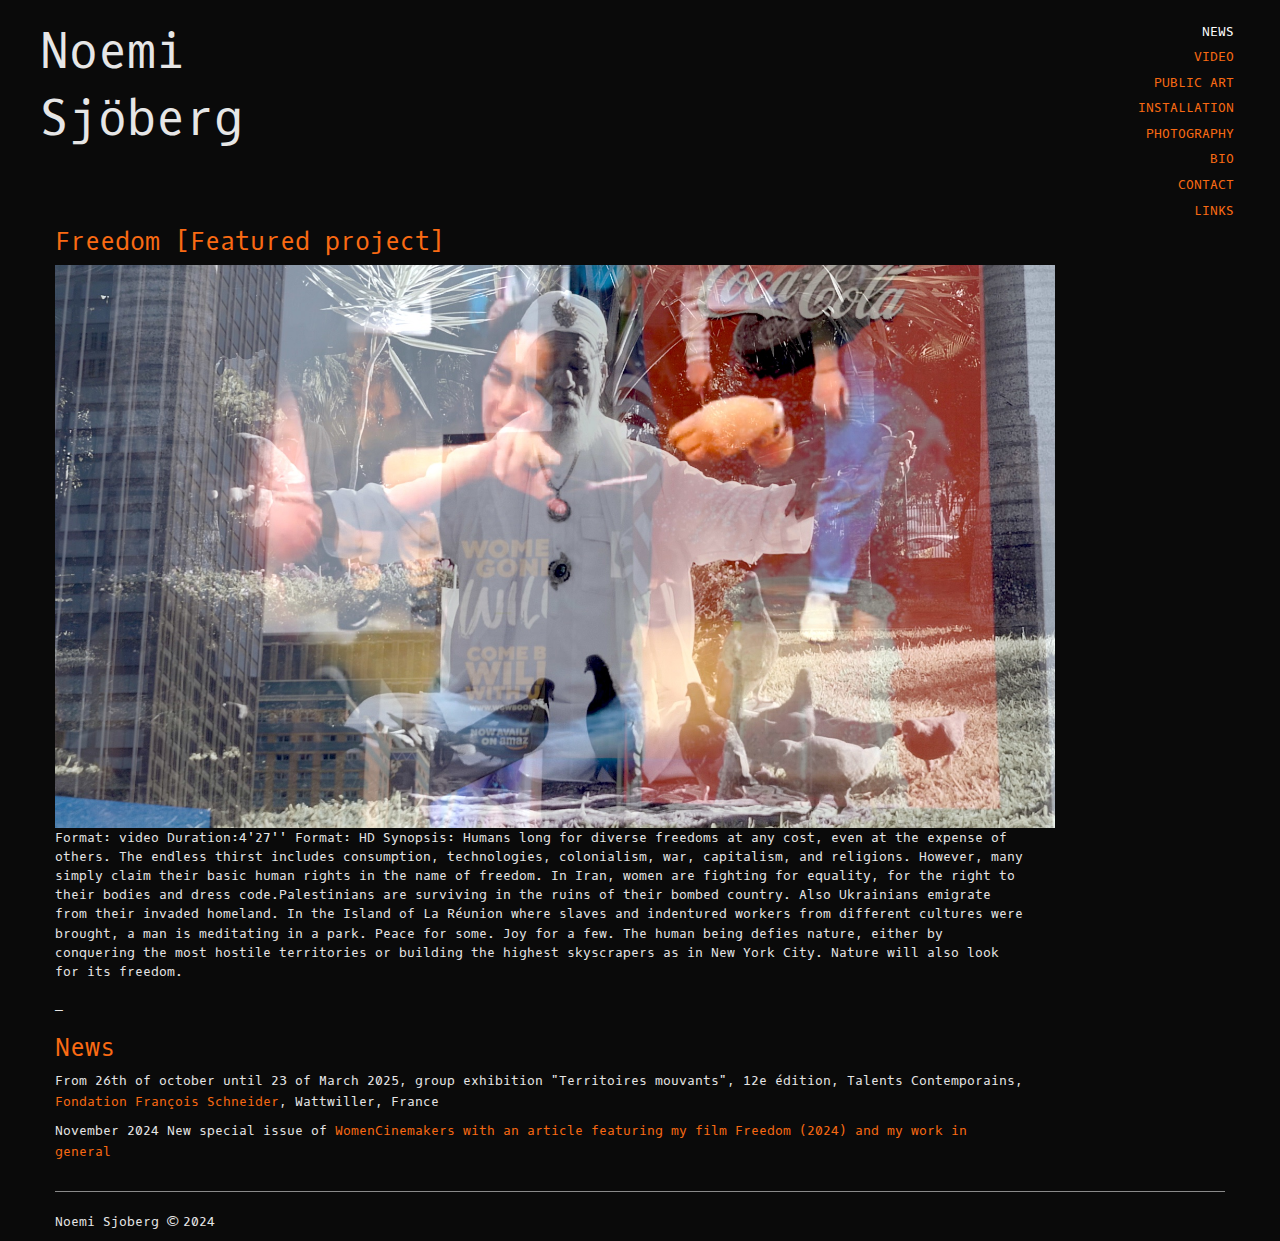
<file: index.html>
<!DOCTYPE html>
<html class="no-js" lang="en">

<head>
  <meta charset="utf-8">
  <meta http-equiv="x-ua-compatible" content="ie=edge">
  <meta name="viewport" content="width=device-width, initial-scale=1.0">
  <title>Noemi Sjöberg</title>
  <link href="https://fonts.googleapis.com/css?family=Oxygen+Mono" rel="stylesheet">
  <link rel="stylesheet" href="assets/css/app.css">
  <link rel="stylesheet" type="text/css" href="assets/js/fancybox3/dist/jquery.fancybox.min.css">
</head>

<body>
  <div class="grid-container">
    <div class="grid-x grid-margin-x nav-margin">
      <div class="small-6 medium-4 columns">
        <h1><a href="http://noemisjoberg.com" class="titulo-link">Noemi<br>
            Sjöberg</a></h1>
      </div>
      <div class="auto cell"></div>
      <div class="small-6 medium-4 columns">
        <ul class="vertical menu align-right">
          <li>
            <a href="index.html" class="active">NEWS</a>
          </li>
          <li>
            <a href="video.html" class="">VIDEO</a>
          </li>
          <li>
            <a href="public-art.html" class="">PUBLIC ART</a>
          </li>
          <li>
            <a href="installation.html">INSTALLATION</a>
          </li>
          <li>
            <a href="photography.html" class="">PHOTOGRAPHY</a>
          </li>
          <li>
            <a href="bio.html" class="">BIO</a>
          </li>
          <li>
            <a href="contact.html" class="">CONTACT</a>
          </li>
          <li>
            <a href="links.html" class="">LINKS</a>
          </li>
        </ul>
      </div>
    </div>
    <div class="grid-x grid-margin-x">
      <div class="cell">
        <h4>Freedom [Featured project]</h4>
      </div>
      <div class="cell"><img src="assets/img/homepage/freedom.jpg" alt="Noemi Sjoberg" height="147"
          width="1000"></div>
      <div class="cell large-10">
        <span>Format</span>: video <span>Duration</span>:4'27'' <span> Format: HD <span>Synopsis</span>: Humans long for diverse freedoms at any cost, even at the expense of others. 
          The endless thirst includes consumption, technologies, colonialism, war, capitalism, and religions. However, many simply claim their basic human rights in the name of freedom.
          In Iran, women are fighting for equality, for the right to their bodies and dress code.Palestinians are surviving in the ruins of their bombed country. Also Ukrainians emigrate from their invaded homeland. 
          In the Island of La Réunion where slaves and indentured workers from different cultures were brought, a man is meditating in a park. Peace for some. Joy for a few. 
          The human being defies nature, either by conquering the most hostile territories or building the highest skyscrapers as in New York City. Nature will also look for its freedom. <br>
          <br></span>
      </div>
    </div>
    <div class="grid-x grid-margin-x">
      <div class="cell">
        <p>—</p>
      </div>
      <div class="large-10 cell">
        <h4>News</h4>
        
      
        
        <p>From 26th of october until 23 of March 2025, group exhibition "Territoires mouvants", 12e édition, Talents Contemporains, 
 <a href="https://www.fondationfrancoisschneider.org/talents-contemporains-12eme-edition-i/"> Fondation François Schneider</a>, Wattwiller, France<br></p>
       <p> November 2024 New special issue of <a href=" https://anyflip.com/pxdko/cgdw/"> WomenCinemakers with an article featuring my film Freedom (2024) and my work in general</a></p>      
      </div>
    </div>
    <hr>
    <div class="grid-x grid-margin-x">
      <div class="medium-6 cell">
        <p>Noemi Sjoberg © 2024</p>
      </div>
    </div>
  </div>
  <script src="https://code.jquery.com/jquery-3.2.1.min.js"
    integrity="sha256-hwg4gsxgFZhOsEEamdOYGBf13FyQuiTwlAQgxVSNgt4=" crossorigin="anonymous"></script>
  <script src="assets/js/app.js"></script>
  <script src="assets/js/fancybox3/dist/jquery.fancybox.js"></script>
  <script type="text/javascript">


    var $jq = jQuery.noConflict();
    $jq(document).ready(function () {
      $jq().fancybox({
        selector: '[data-fancybox="images"]',
        thumbs: false,
        hash: false,
      });
    });
  </script>
</body>

</html>
</file>
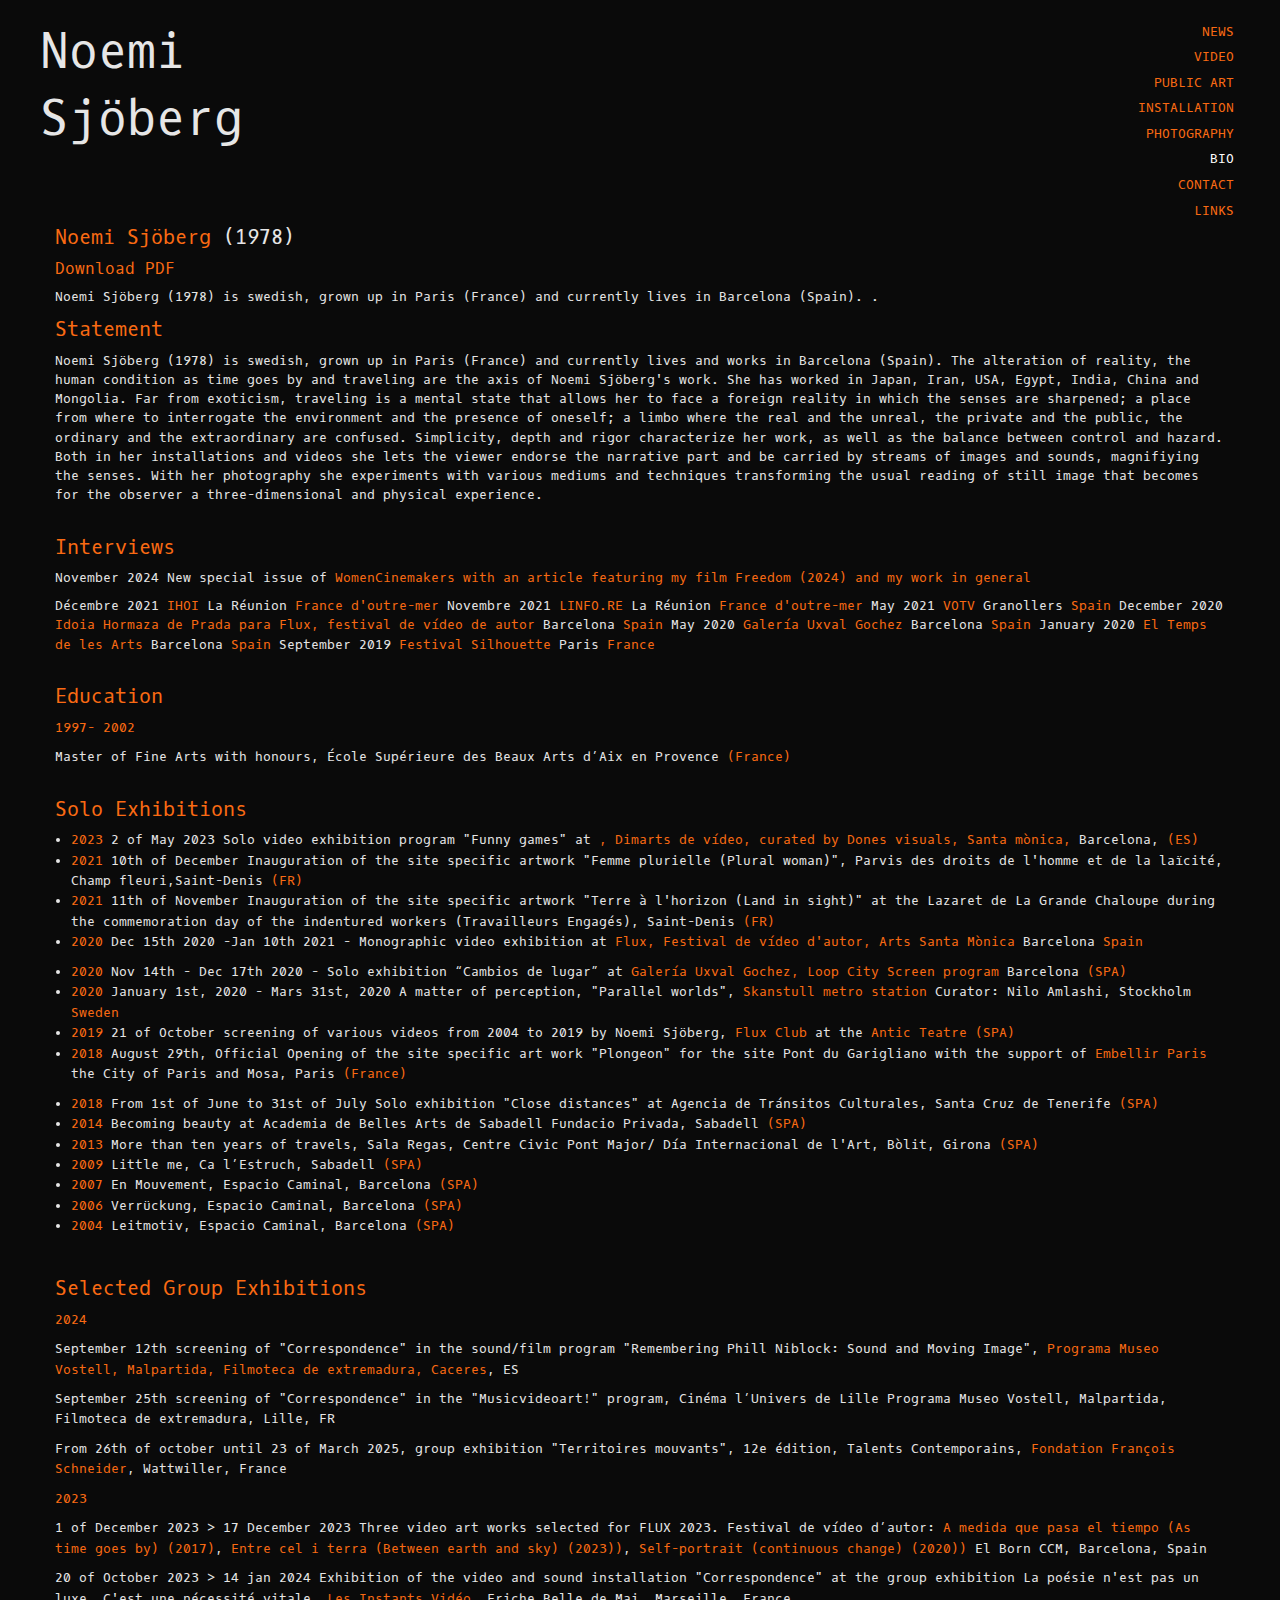
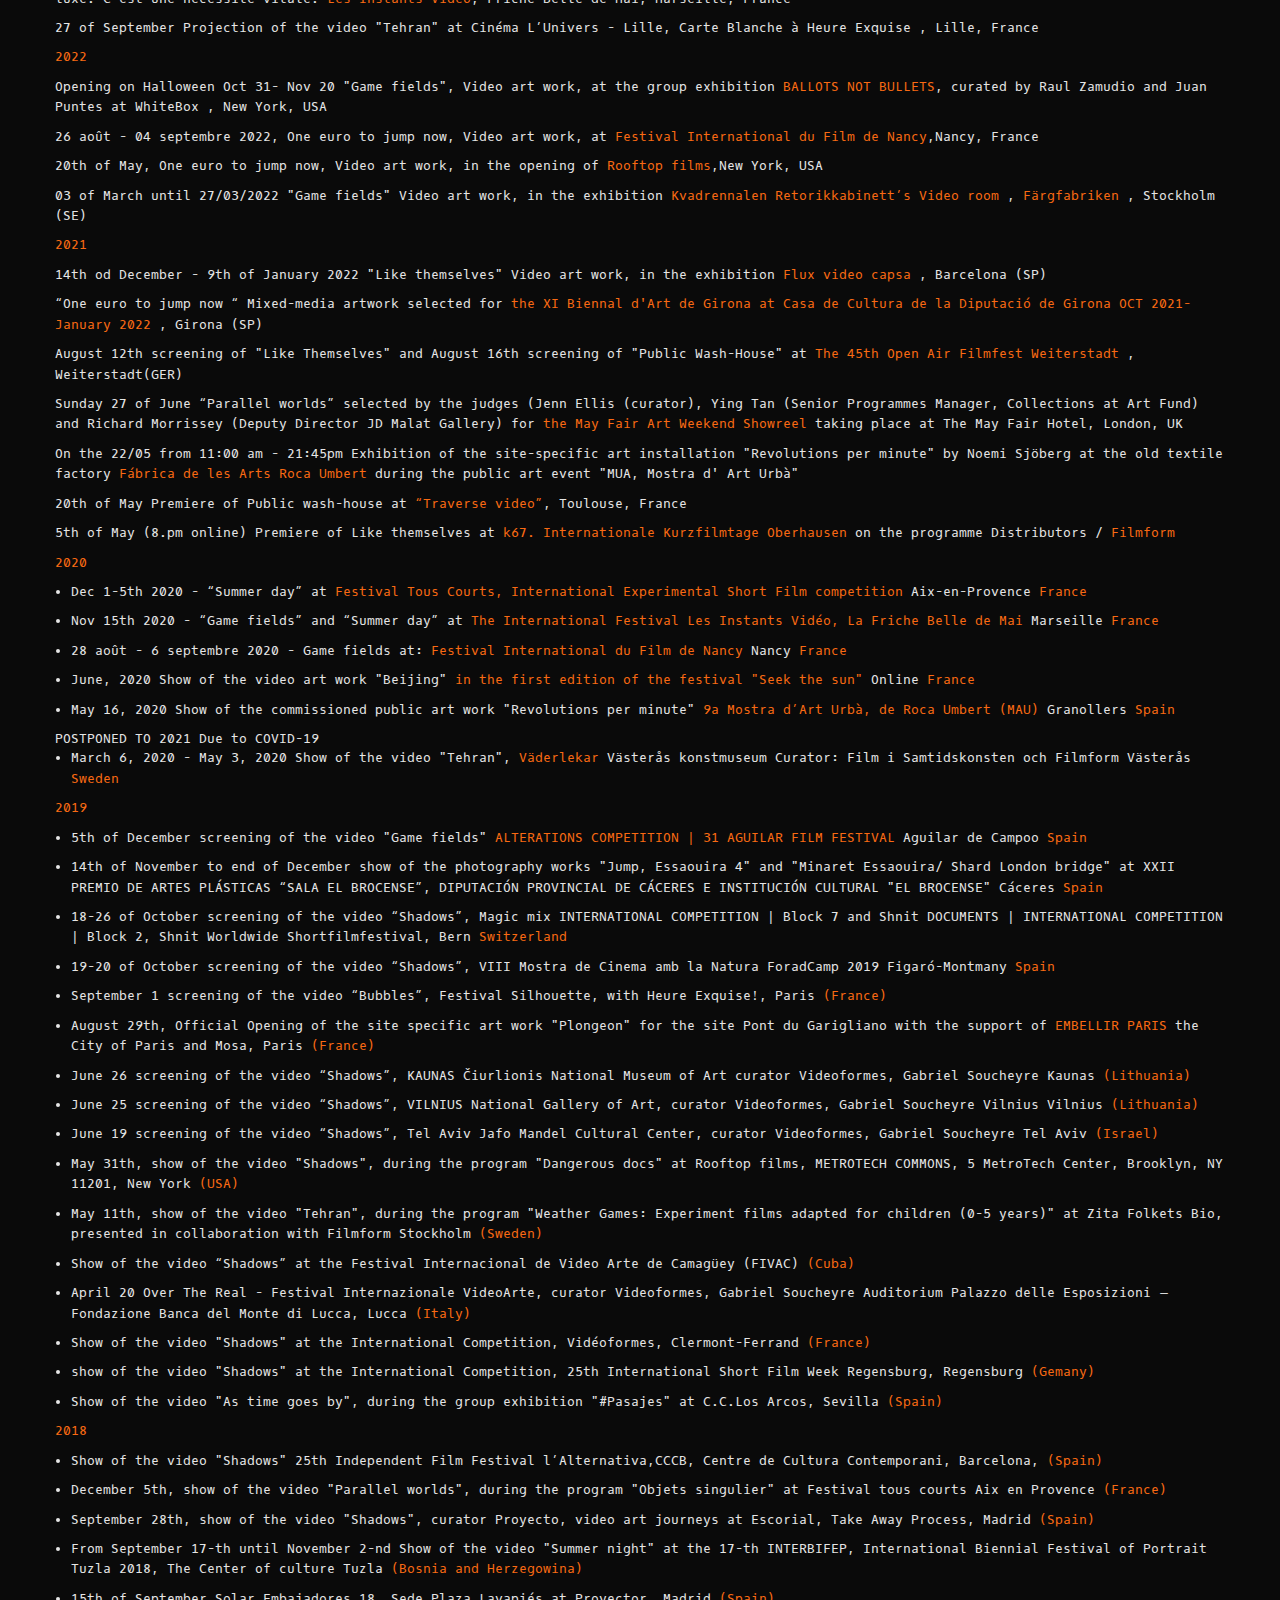
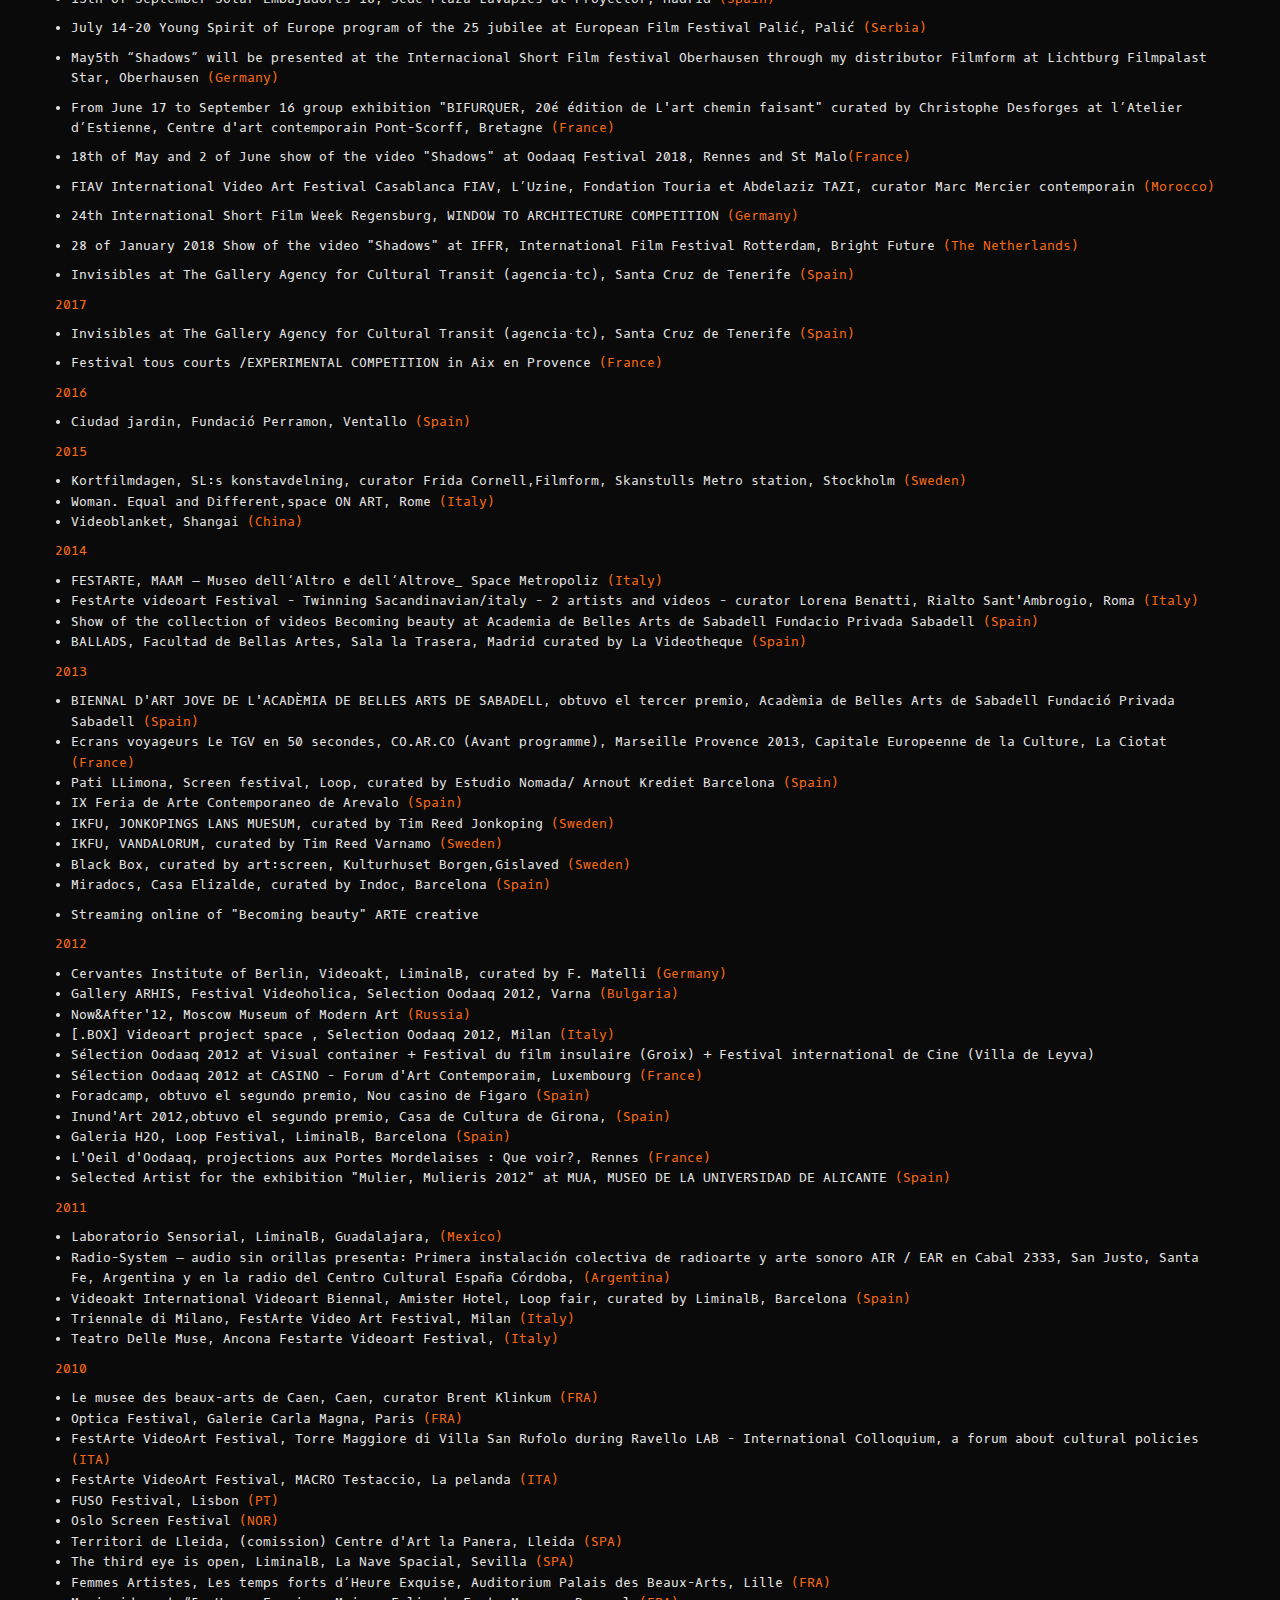
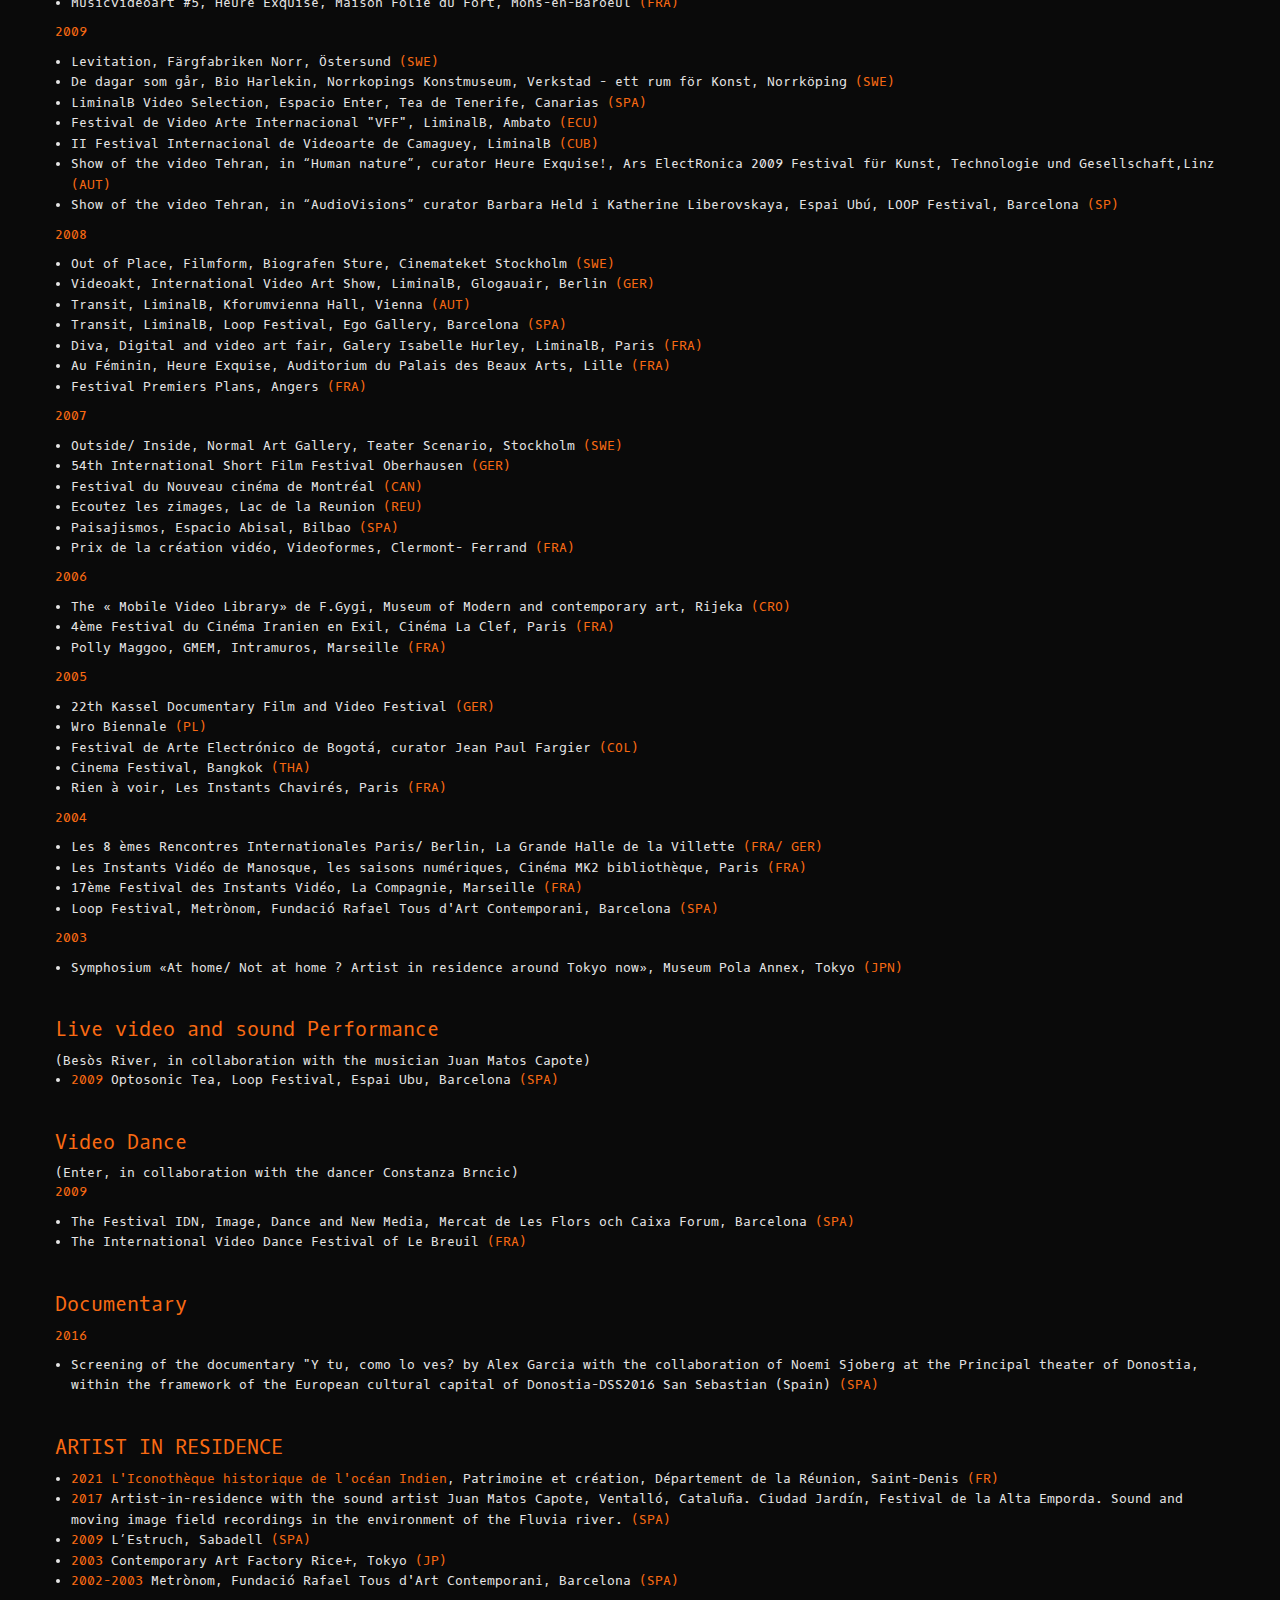
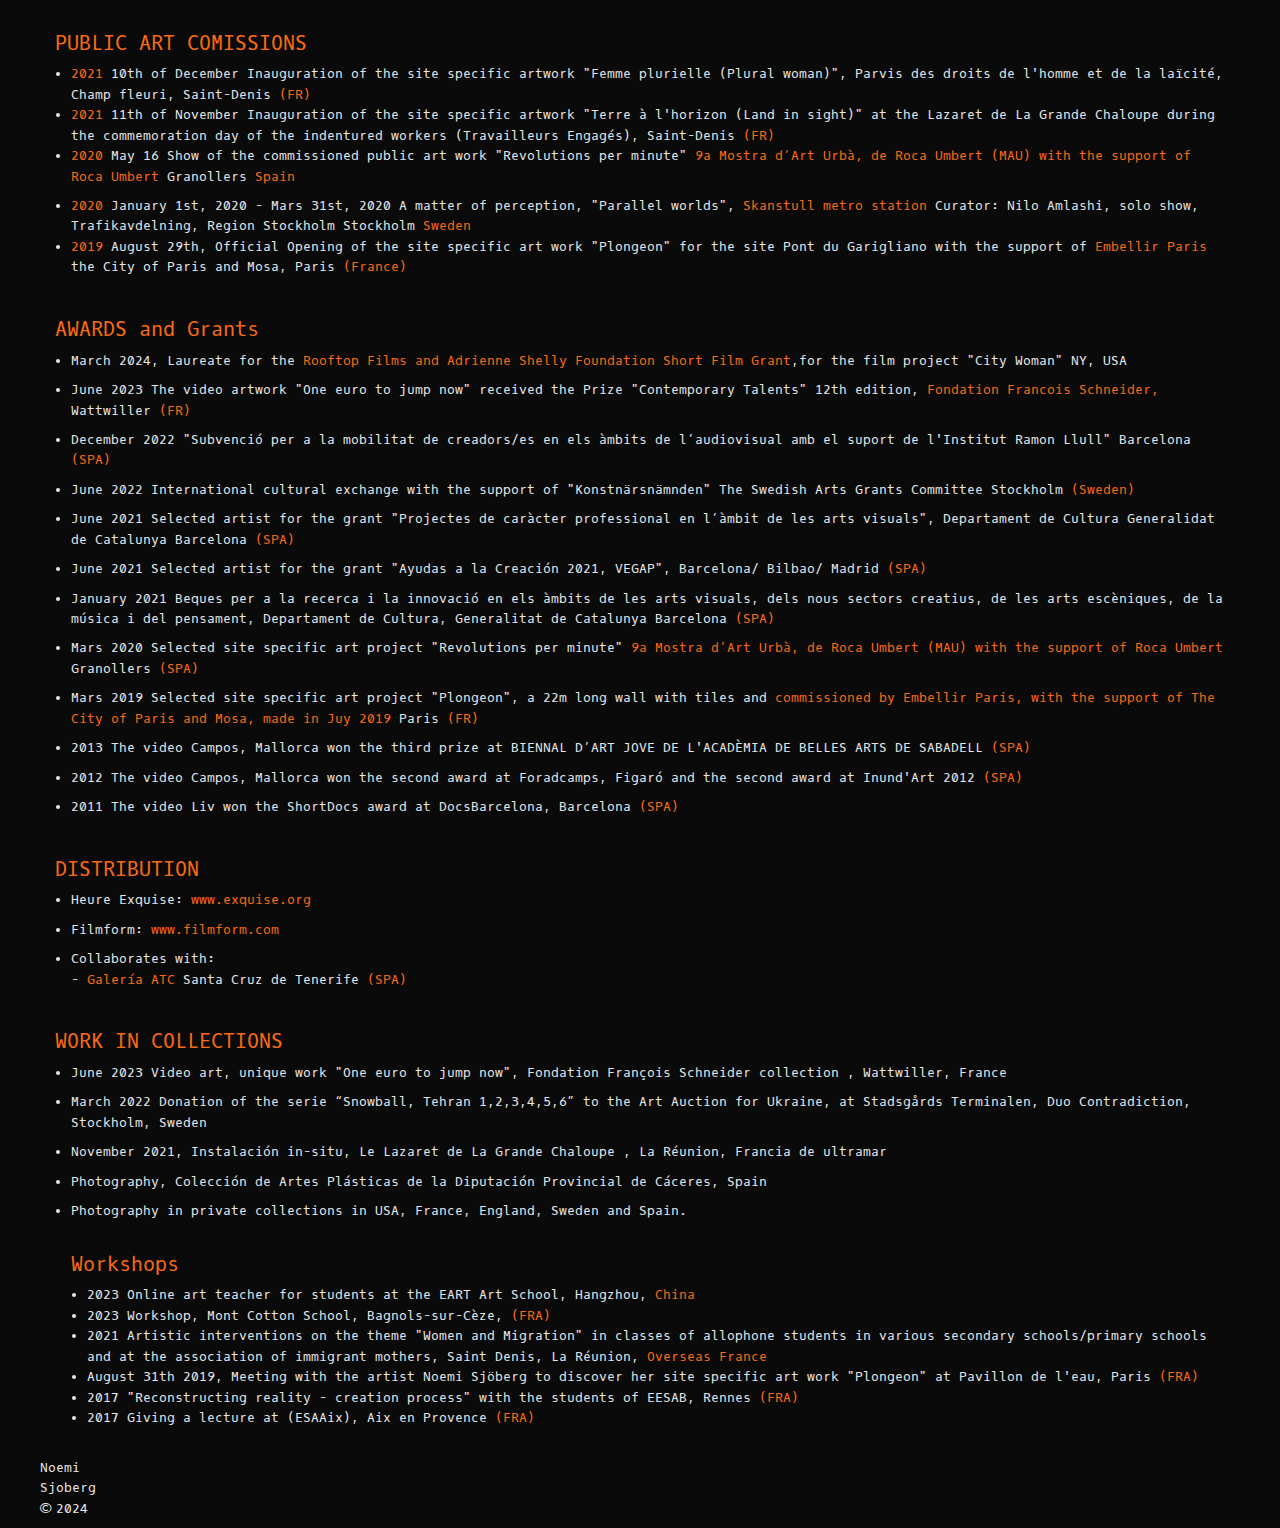
<file: bio.html>
<!DOCTYPE html>
<html class="no-js" lang="en">

<head>
  <meta charset="utf-8">
  <meta http-equiv="x-ua-compatible" content="ie=edge">
  <meta name="viewport" content="width=device-width, initial-scale=1.0">
  <title>Noemi Sjöberg</title>
  <link href="https://fonts.googleapis.com/css?family=Oxygen+Mono" rel="stylesheet">
  <link rel="stylesheet" href="assets/css/app.css">
  <link rel="stylesheet" type="text/css" href="assets/js/fancybox3/dist/jquery.fancybox.min.css">
</head>

<body>
  <div class="grid-container">
    <div class="grid-x grid-margin-x nav-margin">
      <div class="small-6 medium-4 columns">
        <h1><a href="http://noemisjoberg.com" class="titulo-link">Noemi<br>
            Sjöberg</a></h1>
      </div>
      <div class="auto cell"></div>
      <div class="small-6 medium-4 columns">
        <ul class="vertical menu align-right">
          <li>
            <a href="index.html">NEWS</a>
          </li>
          <li>
            <a href="video.html" class="">VIDEO</a>
          </li>
          <li>
            <a href="public-art.html" class="">PUBLIC ART</a>
          </li>
          <li>
            <a href="installation.html" class="">INSTALLATION</a>
          </li>
          <li>
            <a href="photography.html" class="">PHOTOGRAPHY</a>
          </li>
          <li>
            <a href="bio.html" class="active">BIO</a>
          </li>
          <li>
            <a href="contact.html" class="">CONTACT</a>
          </li>
          <li>
            <a href="links.html" class="">LINKS</a>
          </li>
        </ul>
      </div>
    </div>
    <div class="grid-x grid-margin-x">
      <div class="small-12 medium-12 large-12 cell">
        <h5><span class="sub">Noemi Sjöberg</span> (1978)</h5>
        <h6><a href="assets/img/NSCV18-ENG-web.pdf" class="pdf">Download PDF</a></h6>
        <p>Noemi Sjöberg (1978) is swedish, grown up in Paris (France) and currently lives in Barcelona (Spain). .<br>
        </p>
      </div>
    </div>
    <div class="grid-x grid-margin-x">
      <div class="cell">
        <h5><span class="sub">Statement</span></h5>Noemi Sjöberg (1978) is swedish, grown up in Paris (France) and
        currently lives and works in Barcelona (Spain). The alteration of reality, the human condition as time goes by
        and traveling are the axis of Noemi Sjöberg's work. She has worked in Japan, Iran, USA, Egypt, India, China and
        Mongolia. Far from exoticism, traveling is a mental state that allows her to face a foreign reality in which the
        senses are sharpened; a place from where to interrogate the environment and the presence of oneself; a limbo
        where the real and the unreal, the private and the public, the ordinary and the extraordinary are confused.
        Simplicity, depth and rigor characterize her work, as well as the balance between control and hazard. Both in
        her installations and videos she lets the viewer endorse the narrative part and be carried by streams of images
        and sounds, magnifiying the senses. With her photography she experiments with various mediums and techniques
        transforming the usual reading of still image that becomes for the observer a three-dimensional and physical
        experience.
        <p><br></p>
        <h5><span class="sub">Interviews </span></h5>
        November 2024 New special issue of <a href=" https://anyflip.com/pxdko/cgdw/"> WomenCinemakers with an article featuring my film Freedom (2024) and my work in general</a></p>      
          Décembre 2021 <a          
          href="https://www.facebook.com/ihoi974/videos/953084048635060">IHOI</a> La Réunion <span class="sub">France
          d'outre-mer</span> Novembre 2021 <a
          href="https://www.linfo.re/la-reunion/societe/en-ce-11-novembre-les-reunionnais-commemorent-les-engages">LINFO.RE</a>
        La Réunion <span class="sub">France d'outre-mer</span> May 2021 <a
          href="https://votv.alacarta.cat/granollers/noticia/la-mau-torna-a-omplir-dinstallacions-artistiques-roca-umbert?fbclid=IwAR0xHrQtmZXRWZvle-cWkws5LOps2bRs7k2fqN-ZEHGTLttX-yvnpJbU4pU">VOTV</a>
        Granollers <span class="sub">Spain</span> December 2020 <a
          href="http://www.fluxfestival.org/20/projNoemiSjoberg_art.htm">Idoia Hormaza de Prada para Flux, festival de
          vídeo de autor</a> Barcelona <span class="sub">Spain</span> May 2020 <a
          href="https://vimeo.com/416277119">Galería Uxval Gochez</a> Barcelona <span class="sub">Spain</span> January
        2020 <a href="https://tempsarts.cat/arts-visuals/noemi-sjoberg-entrevista-parlant-dart/">El Temps de les
          Arts</a> Barcelona <span class="sub">Spain</span> September 2019 <a
          href="https://www.youtube.com/watch?v=n7FziCHSb8c">Festival Silhouette</a> Paris <span
          class="sub">France</span>
        <p><br></p>
        <h5><span class="sub">Education</span></h5>
        <p class="sub">1997- 2002</p>Master of Fine Arts with honours, École Supérieure des Beaux Arts d’Aix en Provence
        <span class="sub">(France)</span>
        <p><br></p>
        <h5><span class="sub">Solo Exhibitions</span></h5>
        <ul>
          <li>
            <span class="sub">2023</span> 2 of May 2023 Solo video exhibition program "Funny games" at <a
              href="https://artssantamonica.gencat.cat/ca/detall/Dimarts-de-video-00056">, Dimarts de vídeo, curated by
              Dones visuals, Santa mònica,</a> Barcelona, <span class="sub">(ES)</span>
          </li>
          <li><span class="sub">2021</span> 10th of December Inauguration of the site specific artwork "Femme plurielle
            (Plural woman)", Parvis des droits de l'homme et de la laïcité, Champ fleuri,Saint-Denis <span
              class="sub">(FR)</span></li>
          <li><span class="sub">2021</span> 11th of November Inauguration of the site specific artwork "Terre à
            l'horizon (Land in sight)" at the Lazaret de La Grande Chaloupe during the commemoration day of the
            indentured workers (Travailleurs Engagés), Saint-Denis <span class="sub">(FR)</span></li>
          <li>
            <span class="sub">2020</span> Dec 15th 2020 -Jan 10th 2021 - Monographic video exhibition at <a
              href="https://www.fluxfestival.org/20/projNoemiSjoberg.htm">Flux, Festival de vídeo d'autor, Arts Santa
              Mònica</a> Barcelona <span class="sub">Spain</span>
          </li>
        </ul>
        <ul>
          <li>
            <span class="sub">2020</span> Nov 14th - Dec 17th 2020 - Solo exhibition “Cambios de lugar” at <a
              href="https://www.uxvalgochez.com/">Galería Uxval Gochez, Loop City Screen program</a> Barcelona <span
              class="sub">(SPA)</span>
          </li>
          <li>
            <span class="sub">2020</span> January 1st, 2020 - Mars 31st, 2020 A matter of perception, "Parallel worlds",
            <a href="http://konst.sl.se/aktuellt/ny-konstvideo-paa-skanstull//#/3049">Skanstull metro station</a>
            Curator: Nilo Amlashi, Stockholm <span class="sub">Sweden</span>
          </li>
          <li>
            <span class="sub">2019</span> 21 of October screening of various videos from 2004 to 2019 by Noemi Sjöberg,
            <a href="http://www.anticteatre.com/events/event/habitual-video-team-fluxclub-2019-2a-temporada-3/">Flux
              Club</a> at the <a href="http://www.fluxfestival.org/sessio/index/noemisjc396berg/2019/158">Antic
              Teatre</a> <span class="sub">(SPA)</span>
          </li>
          <li>
            <span class="sub">2018</span> August 29th, Official Opening of the site specific art work "Plongeon" for the
            site Pont du Garigliano with the support of <a
              href="http://www.embellir.paris/fr/sites/1349-passage-sous-le-pont-du-garigliano-16e.html">Embellir
              Paris</a> the City of Paris and Mosa, Paris <span class="sub">(France)</span>
          </li>
        </ul>
        <ul>
          <li><span class="sub">2018</span> From 1st of June to 31st of July Solo exhibition "Close distances" at
            Agencia de Tránsitos Culturales, Santa Cruz de Tenerife <span class="sub">(SPA)</span></li>
          <li><span class="sub">2014</span> Becoming beauty at Academia de Belles Arts de Sabadell Fundacio Privada,
            Sabadell <span class="sub">(SPA)</span></li>
          <li><span class="sub">2013</span> More than ten years of travels, Sala Regas, Centre Civic Pont Major/ Día
            Internacional de l'Art, Bòlit, Girona <span class="sub">(SPA)</span></li>
          <li><span class="sub">2009</span> Little me, Ca l’Estruch, Sabadell <span class="sub">(SPA)</span></li>
          <li><span class="sub">2007</span> En Mouvement, Espacio Caminal, Barcelona <span class="sub">(SPA)</span></li>
          <li><span class="sub">2006</span> Verrückung, Espacio Caminal, Barcelona <span class="sub">(SPA)</span></li>
          <li><span class="sub">2004</span> Leitmotiv, Espacio Caminal, Barcelona <span class="sub">(SPA)</span></li>
        </ul>
        <p><br></p>
        <h5><span class="sub">Selected Group Exhibitions</span></h5>
        <p><span class="sub">2024</span></p>
        <p>September 12th screening of "Correspondence" in the sound/film program "Remembering Phill Niblock: Sound and Moving Image",<a href="https://www.cndm.mcu.es/node/23327">
        Programa Museo Vostell, Malpartida, Filmoteca de extremadura, Caceres</a>, ES<br></p>
         <p>September 25th screening of "Correspondence" in the "Musicvideoart!" program,  Cinéma l’Univers de Lille  
        Programa Museo Vostell, Malpartida, Filmoteca de extremadura, Lille</a>, FR<br></p>
        <p>From 26th of october until 23 of March 2025, group exhibition "Territoires mouvants", 12e édition, Talents Contemporains, 
         <a href="https://www.fondationfrancoisschneider.org/talents-contemporains-12eme-edition-i/"> Fondation François Schneider</a>, Wattwiller, France<br></p>

        <p><span class="sub">2023</span></p>
        <p>1 of December 2023 &gt; 17 December 2023 Three video art works selected for FLUX 2023. Festival de vídeo
          d’autor: <a href="https://www.fluxfestival.org/23/metamemoria2023.htm">A medida que pasa el tiempo (As time
            goes by) (2017)</a>, <a href="https://www.fluxfestival.org/23/LisCostaInMemoriam2023.htm">Entre cel i terra
            (Between earth and sky) (2023))</a>, <a
            href="https://www.fluxfestival.org/23/autoretrats2005-2023.htm">Self-portrait (continuous change)
            (2020))</a> El Born CCM, Barcelona, Spain<br></p>
        <p>20 of October 2023 &gt; 14 jan 2024 Exhibition of the video and sound installation "Correspondence" at the
          group exhibition La poésie n'est pas un luxe. C'est une nécessité vitale. <a
            href="https://www.instantsvideo.com/blog/archives/video/correspondance">Les Instants Vidéo</a>, Friche Belle
          de Mai, Marseille, France<br></p>
        <p>27 of September Projection of the video "Tehran" at Cinéma L’Univers - Lille, Carte Blanche à Heure Exquise ,
          Lille, France<br></p>
        <p><span class="sub">2022</span></p>
        <p>Opening on Halloween Oct 31- Nov 20 "Game fields", Video art work, at the group exhibition <a
            href="https://whiteboxnyc.org/2022/exhibitions/ballots-not-bullets/">BALLOTS NOT BULLETS</a>, curated by
          Raul Zamudio and Juan Puntes at WhiteBox , New York, USA<br></p>
        <p>26 août - 04 septembre 2022, One euro to jump now, Video art work, at <a
            href="https://fifnl.com/la-selection-2022/tous-les-films-2022/135-selection-labo/1420-one-euro-to-jump-now?fbclid=IwAR00miWI0K3A0JKm-UN56-lFCVwwUO8hDpyMf007J1bhvgD1--Gfz4o-nlY">Festival
            International du Film de Nancy</a>,Nancy, France<br></p>
        <p>20th of May, One euro to jump now, Video art work, in the opening of <a
            href="https://rooftopfilms.com/event/this-is-what-we-mean-by-short-films-opening-night-2022/">Rooftop
            films</a>,New York, USA<br></p>
        <p>03 of March until 27/03/2022 "Game fields" Video art work, in the exhibition <a
            href="https://www.kvadrennalen.se/?mec-events=kvadrennalen-retorikkabinett-fargfabriken&amp;fbclid=IwAR15Xyia1bRJcbEoGWotVG-g5KyBwUQ5EoY0Cy8mksfs7GD7PBIrQxyGriU">Kvadrennalen
            Retorikkabinett’s Video room</a> , <a
            href="https://fargfabriken.se/sv/aktuellt/item/1524-kvadrennalen">Färgfabriken</a> , Stockholm (SE)<br></p>
        <p><span class="sub">2021</span></p>
        <p>14th od December - 9th of January 2022 "Like themselves" Video art work, in the exhibition <a
            href="https://www.fluxfestival.org/21/videocapsa2021.htm">Flux video capsa</a> , Barcelona (SP)<br></p>
        <p>“One euro to jump now “ Mixed-media artwork selected for <a
            href="http://www.casadecultura.cat/downloads/premsa/20210728131032.html">the XI Biennal d'Art de Girona at
            Casa de Cultura de la Diputació de Girona OCT 2021- January 2022</a> , Girona (SP)<br></p>
        <p>August 12th screening of "Like Themselves" and August 16th screening of "Public Wash-House" at <a
            href="https://www.filmfest-weiterstadt.de/en/">The 45th Open Air Filmfest Weiterstadt</a> ,
          Weiterstadt(GER)<br></p>
        <p>Sunday 27 of June “Parallel worlds” selected by the judges (Jenn Ellis (curator), Ying Tan (Senior Programmes
          Manager, Collections at Art Fund) and Richard Morrissey (Deputy Director JD Malat Gallery) for <a
            href="https://www.mayfairartweekend.com/showreel-2021/noemi-sjoberg-parallel-worlds/">the May Fair Art
            Weekend Showreel</a> taking place at The May Fair Hotel, London, UK<br></p>
        <p>On the 22/05 from 11:00 am - 21:45pm Exhibition of the site-specific art installation "Revolutions per
          minute" by Noemi Sjöberg at the old textile factory <a
            href="http://rocaumbert.com/event/mostra-dart-urba/">Fábrica de les Arts Roca Umbert</a> during the public
          art event "MUA, Mostra d' Art Urbà"<br></p>
        <p>20th of May Premiere of Public wash-house at <a
            href="https://traverse-video.org/jeudi-11-mars-2021-ensav/">“Traverse video”</a>, Toulouse, France<br></p>
        <p>5th of May (8.pm online) Premiere of Like themselves at <a
            href="https://www.kurzfilmtage.de/en/film/som-de-sjaelva-149524/?fbclid=IwAR323LF-lnIK8M1Vt8rL3Yp8UH5z5YJVjXPF11XX4Q3RYh4fS0Bnqhbgih">k67.
            Internationale Kurzfilmtage Oberhausen</a> on the programme Distributors / <a
            href="https://www.filmform.com/calendar-upcoming/">Filmform</a><br></p>
        <p><span class="sub">2020</span></p>
        <ul>
          <li>Dec 1-5th 2020 - “Summer day” at <a href="http://festivaltouscourts.com/film/summer-day/">Festival Tous
              Courts, International Experimental Short Film competition</a> Aix-en-Provence <span
              class="sub">France</span>
          </li>
        </ul>
        <ul>
          <li>Nov 15th 2020 - “Game fields” and “Summer day” at <a
              href="https://www.instantsvideo.com/blog/archives/5710?fbclid=IwAR0-6l9ccohr9Ay6dA5c5mFUR4SZKRy26U7zSeVWZ4suEvx7deiiy9wJPPY">The
              International Festival Les Instants Vidéo, La Friche Belle de Mai</a> Marseille <span
              class="sub">France</span>
          </li>
        </ul>
        <ul>
          <li>28 août - 6 septembre 2020 - Game fields at: <a href="https://www.fifnl.com/">Festival International du
              Film de Nancy</a> Nancy <span class="sub">France</span>
          </li>
        </ul>
        <ul>
          <li>June, 2020 Show of the video art work "Beijing" <a
              href="https://pierrevillemin.wixsite.com/seekthesun/kind-of-portraits?fbclid=IwAR126i8dLavg_16BS8rDG_A6W310GNdTMgQCTlbjdNMB__PXZA7vCGcY-U0">in
              the first edition of the festival "Seek the sun"</a> Online <span class="sub">France</span>
          </li>
        </ul>
        <ul>
          <li>May 16, 2020 Show of the commissioned public art work "Revolutions per minute" <a
              href="http://rocaumbert.com/espaidarts/convocatoria-de-seleccio-de-projectes-per-la-9a-mostra-dart-urba/">9a
              Mostra d’Art Urbà, de Roca Umbert (MAU)</a> Granollers <span class="sub">Spain</span>
          </li>
        </ul>POSTPONED TO 2021 Due to COVID-19
        <ul>
          <li>March 6, 2020 - May 3, 2020 Show of the video "Tehran", <a
              href="http://vasteraskonstmuseum.se/utstallningar/exib/vaderlekar-2/">Väderlekar</a> Västerås konstmuseum
            Curator: Film i Samtidskonsten och Filmform Västerås <span class="sub">Sweden</span>
          </li>
        </ul>
        <p><span class="sub">2019</span></p>
        <ul>
          <li>5th of December screening of the video "Game fields" <a
              href="https://www.aguilarfilmfestival.es/en/cortometraje/8262/?fbclid=IwAR0aJmWb36CV4LYSv8OR_2F1oh8Epr7IztZBFg-i30BSFot-EBRCO-Yt9bc">ALTERATIONS
              COMPETITION | 31 AGUILAR FILM FESTIVAL</a> Aguilar de Campoo <span class="sub">Spain</span>
          </li>
        </ul>
        <ul>
          <li>14th of November to end of December show of the photography works "Jump, Essaouira 4" and "Minaret
            Essaouira/ Shard London bridge" at XXII PREMIO DE ARTES PLÁSTICAS “SALA EL BROCENSE”, DIPUTACIÓN PROVINCIAL
            DE CÁCERES E INSTITUCIÓN CULTURAL "EL BROCENSE" Cáceres <span class="sub">Spain</span></li>
        </ul>
        <ul>
          <li>18-26 of October screening of the video “Shadows”, Magic mix INTERNATIONAL COMPETITION | Block 7 and Shnit
            DOCUMENTS | INTERNATIONAL COMPETITION | Block 2, Shnit Worldwide Shortfilmfestival, Bern <span
              class="sub">Switzerland</span></li>
        </ul>
        <ul>
          <li>19-20 of October screening of the video “Shadows”, VIII Mostra de Cinema amb la Natura ForadCamp 2019
            Figaró-Montmany <span class="sub">Spain</span></li>
        </ul>
        <ul>
          <li>September 1 screening of the video “Bubbles”, Festival Silhouette, with Heure Exquise!, Paris <span
              class="sub">(France)</span></li>
        </ul>
        <ul>
          <li>August 29th, Official Opening of the site specific art work "Plongeon" for the site Pont du Garigliano
            with the support of <a
              href="http://www.embellir.paris/fr/sites/1349-passage-sous-le-pont-du-garigliano-16e.html">EMBELLIR
              PARIS</a> the City of Paris and Mosa, Paris <span class="sub">(France)</span>
          </li>
        </ul>
        <ul>
          <li>June 26 screening of the video “Shadows”, KAUNAS Čiurlionis National Museum of Art curator Videoformes,
            Gabriel Soucheyre Kaunas <span class="sub">(Lithuania)</span></li>
        </ul>
        <ul>
          <li>June 25 screening of the video “Shadows”, VILNIUS National Gallery of Art, curator Videoformes, Gabriel
            Soucheyre Vilnius Vilnius <span class="sub">(Lithuania)</span></li>
        </ul>
        <ul>
          <li>June 19 screening of the video “Shadows”, Tel Aviv Jafo Mandel Cultural Center, curator Videoformes,
            Gabriel Soucheyre Tel Aviv <span class="sub">(Israel)</span></li>
        </ul>
        <ul>
          <li>May 31th, show of the video "Shadows", during the program "Dangerous docs" at Rooftop films, METROTECH
            COMMONS, 5 MetroTech Center, Brooklyn, NY 11201, New York <span class="sub">(USA)</span></li>
        </ul>
        <ul>
          <li>May 11th, show of the video "Tehran", during the program "Weather Games: Experiment films adapted for
            children (0-5 years)" at Zita Folkets Bio, presented in collaboration with Filmform Stockholm <span
              class="sub">(Sweden)</span></li>
        </ul>
        <ul>
          <li>Show of the video “Shadows” at the Festival Internacional de Video Arte de Camagüey (FIVAC) <span
              class="sub">(Cuba)&nbsp;</span></li>
        </ul>
        <ul>
          <li>April 20 Over The Real - Festival Internazionale VideoArte, curator Videoformes, Gabriel Soucheyre
            Auditorium Palazzo delle Esposizioni – Fondazione Banca del Monte di Lucca, Lucca <span
              class="sub">(Italy)</span></li>
        </ul>
        <ul>
          <li>Show of the video "Shadows" at the International Competition, Vidéoformes, Clermont-Ferrand <span
              class="sub">(France)</span></li>
        </ul>
        <ul>
          <li>show of the video "Shadows" at the International Competition, 25th International Short Film Week
            Regensburg, Regensburg <span class="sub">(Gemany)</span></li>
        </ul>
        <ul>
          <li>Show of the video "As time goes by", during the group exhibition "#Pasajes" at C.C.Los Arcos, Sevilla
            <span class="sub">(Spain)</span>
          </li>
        </ul>
        <p><span class="sub">2018</span></p>
        <ul>
          <li>Show of the video "Shadows" 25th Independent Film Festival l’Alternativa,CCCB, Centre de Cultura
            Contemporani, Barcelona, <span class="sub">(Spain)</span></li>
        </ul>
        <ul>
          <li>December 5th, show of the video "Parallel worlds", during the program "Objets singulier" at Festival tous
            courts Aix en Provence <span class="sub">(France)</span></li>
        </ul>
        <ul>
          <li>September 28th, show of the video "Shadows", curator Proyecto, video art journeys at Escorial, Take Away
            Process, Madrid <span class="sub">(Spain)</span></li>
        </ul>
        <ul>
          <li>From September 17-th until November 2-nd Show of the video "Summer night" at the 17-th INTERBIFEP,
            International Biennial Festival of Portrait Tuzla 2018, The Center of culture Tuzla <span
              class="sub">(Bosnia and Herzegowina)</span></li>
        </ul>
        <ul>
          <li>15th of September Solar Embajadores 18, Sede Plaza Lavapiés at Proyector, Madrid <span
              class="sub">(Spain)</span></li>
        </ul>
        <ul>
          <li>July 14-20 Young Spirit of Europe program of the 25 jubilee at European Film Festival Palić, Palić <span
              class="sub">(Serbia)</span></li>
        </ul>
        <ul>
          <li>May5th “Shadows” will be presented at the Internacional Short Film festival Oberhausen through my
            distributor Filmform at Lichtburg Filmpalast Star, Oberhausen <span class="sub">(Germany)</span></li>
        </ul>
        <ul>
          <li>From June 17 to September 16 group exhibition "BIFURQUER, 20é édition de L'art chemin faisant" curated by
            Christophe Desforges at l’Atelier d’Estienne, Centre d'art contemporain Pont-Scorff, Bretagne <span
              class="sub">(France)</span></li>
        </ul>
        <ul>
          <li>18th of May and 2 of June show of the video "Shadows" at Oodaaq Festival 2018, Rennes and St Malo<span
              class="sub">(France)</span></li>
        </ul>
        <ul>
          <li>FIAV International Video Art Festival Casablanca FIAV, L’Uzine, Fondation Touria et Abdelaziz TAZI,
            curator Marc Mercier contemporain <span class="sub">(Morocco)</span></li>
        </ul>
        <ul>
          <li>24th International Short Film Week Regensburg, WINDOW TO ARCHITECTURE COMPETITION <span
              class="sub">(Germany)</span></li>
        </ul>
        <ul>
          <li>28 of January 2018 Show of the video "Shadows" at IFFR, International Film Festival Rotterdam, Bright
            Future <span class="sub">(The Netherlands)</span></li>
        </ul>
        <ul>
          <li>Invisibles at The Gallery Agency for Cultural Transit (agencia·tc), Santa Cruz de Tenerife <span
              class="sub">(Spain)</span></li>
        </ul>
        <p><span class="sub">2017</span></p>
        <ul>
          <li>Invisibles at The Gallery Agency for Cultural Transit (agencia·tc), Santa Cruz de Tenerife <span
              class="sub">(Spain)</span></li>
        </ul>
        <ul>
          <li>Festival tous courts /EXPERIMENTAL COMPETITION in Aix en Provence <span class="sub">(France)</span></li>
        </ul>
        <p><span class="sub">2016</span></p>
        <ul>
          <li>Ciudad jardin, Fundació Perramon, Ventallo <span class="sub">(Spain)</span></li>
        </ul>
        <p><span class="sub">2015</span></p>
        <ul>
          <li>Kortfilmdagen, SL:s konstavdelning, curator Frida Cornell,Filmform, Skanstulls Metro station, Stockholm
            <span class="sub">(Sweden)</span>
          </li>
          <li>Woman. Equal and Different,space ON ART, Rome <span class="sub">(Italy)</span></li>
          <li>Videoblanket, Shangai <span class="sub">(China)</span></li>
        </ul>
        <p><span class="sub">2014</span></p>
        <ul>
          <li>FESTARTE, MAAM – Museo dell’Altro e dell’Altrove_ Space Metropoliz <span class="sub">(Italy)</span></li>
          <li>FestArte videoart Festival - Twinning Sacandinavian/italy - 2 artists and videos - curator Lorena Benatti,
            Rialto Sant'Ambrogio, Roma <span class="sub">(Italy)</span></li>
          <li>Show of the collection of videos Becoming beauty at Academia de Belles Arts de Sabadell Fundacio Privada
            Sabadell <span class="sub">(Spain)</span></li>
          <li>BALLADS, Facultad de Bellas Artes, Sala la Trasera, Madrid curated by La Videotheque <span
              class="sub">(Spain)</span></li>
        </ul>
        <p><span class="sub">2013</span></p>
        <ul>
          <li>BIENNAL D'ART JOVE DE L'ACADÈMIA DE BELLES ARTS DE SABADELL, obtuvo el tercer premio, Acadèmia de Belles
            Arts de Sabadell Fundació Privada Sabadell <span class="sub">(Spain)</span></li>
          <li>Ecrans voyageurs Le TGV en 50 secondes, CO.AR.CO (Avant programme), Marseille Provence 2013, Capitale
            Europeenne de la Culture, La Ciotat <span class="sub">(France)</span></li>
          <li>Pati LLimona, Screen festival, Loop, curated by Estudio Nomada/ Arnout Krediet Barcelona <span
              class="sub">(Spain)</span></li>
          <li>IX Feria de Arte Contemporaneo de Arevalo <span class="sub">(Spain)</span></li>
          <li>IKFU, JONKOPINGS LANS MUESUM, curated by Tim Reed Jonkoping <span class="sub">(Sweden)</span></li>
          <li>IKFU, VANDALORUM, curated by Tim Reed Varnamo <span class="sub">(Sweden)</span></li>
          <li>Black Box, curated by art:screen, Kulturhuset Borgen,Gislaved <span class="sub">(Sweden)</span></li>
          <li>Miradocs, Casa Elizalde, curated by Indoc, Barcelona <span class="sub">(Spain)</span></li>
        </ul>
        <ul>
          <li>Streaming online of "Becoming beauty" ARTE creative</li>
        </ul>
        <p><span class="sub">2012</span></p>
        <ul>
          <li>Cervantes Institute of Berlin, Videoakt, LiminalB, curated by F. Matelli <span
              class="sub">(Germany)</span></li>
          <li>Gallery ARHIS, Festival Videoholica, Selection Oodaaq 2012, Varna <span class="sub">(Bulgaria)</span></li>
          <li>Now&amp;After'12, Moscow Museum of Modern Art <span class="sub">(Russia)</span></li>
          <li>[.BOX] Videoart project space , Selection Oodaaq 2012, Milan <span class="sub">(Italy)</span></li>
          <li>Sélection Oodaaq 2012 at Visual container + Festival du film insulaire (Groix) + Festival international de
            Cine (Villa de Leyva)</li>
          <li>Sélection Oodaaq 2012 at CASINO - Forum d'Art Contemporaim, Luxembourg <span class="sub">(France)</span>
          </li>
          <li>Foradcamp, obtuvo el segundo premio, Nou casino de Figaro <span class="sub">(Spain)</span></li>
          <li>Inund'Art 2012,obtuvo el segundo premio, Casa de Cultura de Girona, <span class="sub">(Spain)</span></li>
          <li>Galeria H2O, Loop Festival, LiminalB, Barcelona <span class="sub">(Spain)</span></li>
          <li>L'Oeil d'Oodaaq, projections aux Portes Mordelaises : Que voir?, Rennes <span class="sub">(France)</span>
          </li>
          <li>Selected Artist for the exhibition "Mulier, Mulieris 2012" at MUA, MUSEO DE LA UNIVERSIDAD DE ALICANTE
            <span class="sub">(Spain)</span>
          </li>
        </ul>
        <p><span class="sub">2011</span></p>
        <ul>
          <li>Laboratorio Sensorial, LiminalB, Guadalajara, <span class="sub">(Mexico)</span></li>
          <li>Radio-System – audio sin orillas presenta: Primera instalación colectiva de radioarte y arte sonoro AIR /
            EAR en Cabal 2333, San Justo, Santa Fe, Argentina y en la radio del Centro Cultural España Córdoba, <span
              class="sub">(Argentina)</span></li>
          <li>Videoakt International Videoart Biennal, Amister Hotel, Loop fair, curated by LiminalB, Barcelona <span
              class="sub">(Spain)</span></li>
          <li>Triennale di Milano, FestArte Video Art Festival, Milan <span class="sub">(Italy)</span></li>
          <li>Teatro Delle Muse, Ancona Festarte Videoart Festival, <span class="sub">(Italy)</span></li>
        </ul>
        <p><span class="sub">2010</span></p>
        <ul>
          <li>Le musee des beaux-arts de Caen, Caen, curator Brent Klinkum <span class="sub">(FRA)</span></li>
          <li>Optica Festival, Galerie Carla Magna, Paris <span class="sub">(FRA)</span></li>
          <li>FestArte VideoArt Festival, Torre Maggiore di Villa San Rufolo during Ravello LAB - International
            Colloquium, a forum about cultural policies <span class="sub">(ITA)</span></li>
          <li>FestArte VideoArt Festival, MACRO Testaccio, La pelanda <span class="sub">(ITA)</span></li>
          <li>FUSO Festival, Lisbon <span class="sub">(PT)</span></li>
          <li>Oslo Screen Festival <span class="sub">(NOR)</span></li>
          <li>Territori de Lleida, (comission) Centre d'Art la Panera, Lleida <span class="sub">(SPA)</span></li>
          <li>The third eye is open, LiminalB, La Nave Spacial, Sevilla <span class="sub">(SPA)</span></li>
          <li>Femmes Artistes, Les temps forts d’Heure Exquise, Auditorium Palais des Beaux-Arts, Lille <span
              class="sub">(FRA)</span></li>
          <li>Musicvideoart #5, Heure Exquise, Maison Folie du Fort, Mons-en-Baroeul <span class="sub">(FRA)</span></li>
        </ul>
        <p><span class="sub">2009</span></p>
        <ul>
          <li>Levitation, Färgfabriken Norr, Östersund <span class="sub">(SWE)</span></li>
          <li>De dagar som går, Bio Harlekin, Norrkopings Konstmuseum, Verkstad - ett rum för Konst, Norrköping <span
              class="sub">(SWE)</span></li>
          <li>LiminalB Video Selection, Espacio Enter, Tea de Tenerife, Canarias <span class="sub">(SPA)</span></li>
          <li>Festival de Video Arte Internacional "VFF", LiminalB, Ambato <span class="sub">(ECU)</span></li>
          <li>II Festival Internacional de Videoarte de Camaguey, LiminalB <span class="sub">(CUB)</span></li>
          <li>Show of the video Tehran, in “Human nature”, curator Heure Exquise!, Ars ElectRonica 2009 Festival für
            Kunst, Technologie und Gesellschaft,Linz <span class="sub">(AUT)</span></li>
          <li>Show of the video Tehran, in “AudioVisions”&nbsp;curator Barbara Held i Katherine Liberovskaya, Espai Ubú,
            LOOP Festival, Barcelona <span class="sub">(SP)</span></li>
        </ul>
        <p><span class="sub">2008</span></p>
        <ul>
          <li>Out of Place, Filmform, Biografen Sture, Cinemateket Stockholm <span class="sub">(SWE)</span></li>
          <li>Videoakt, International Video Art Show, LiminalB, Glogauair, Berlin <span class="sub">(GER)</span></li>
          <li>Transit, LiminalB, Kforumvienna Hall, Vienna <span class="sub">(AUT)</span></li>
          <li>Transit, LiminalB, Loop Festival, Ego Gallery, Barcelona <span class="sub">(SPA)</span></li>
          <li>Diva, Digital and video art fair, Galery Isabelle Hurley, LiminalB, Paris <span class="sub">(FRA)</span>
          </li>
          <li>Au Féminin, Heure Exquise, Auditorium du Palais des Beaux Arts, Lille <span class="sub">(FRA)</span></li>
          <li>Festival Premiers Plans, Angers <span class="sub">(FRA)</span></li>
        </ul>
        <p><span class="sub">2007</span></p>
        <ul>
          <li>Outside/ Inside, Normal Art Gallery, Teater Scenario, Stockholm <span class="sub">(SWE)</span></li>
          <li>54th International Short Film Festival Oberhausen <span class="sub">(GER)</span></li>
          <li>Festival du Nouveau cinéma de Montréal <span class="sub">(CAN)</span></li>
          <li>Ecoutez les zimages, Lac de la Reunion <span class="sub">(REU)</span></li>
          <li>Paisajismos, Espacio Abisal, Bilbao <span class="sub">(SPA)</span></li>
          <li>Prix de la création vidéo, Videoformes, Clermont- Ferrand <span class="sub">(FRA)</span></li>
        </ul>
        <p><span class="sub">2006</span></p>
        <ul>
          <li>The « Mobile Video Library» de F.Gygi, Museum of Modern and contemporary art, Rijeka <span
              class="sub">(CRO)</span></li>
          <li>4ème Festival du Cinéma Iranien en Exil, Cinéma La Clef, Paris <span class="sub">(FRA)</span></li>
          <li>Polly Maggoo, GMEM, Intramuros, Marseille <span class="sub">(FRA)</span></li>
        </ul>
        <p><span class="sub">2005</span></p>
        <ul>
          <li>22th Kassel Documentary Film and Video Festival <span class="sub">(GER)</span></li>
          <li>Wro Biennale <span class="sub">(PL)</span></li>
          <li>Festival de Arte Electrónico de Bogotá, curator Jean Paul Fargier <span class="sub">(COL)</span></li>
          <li>Cinema Festival, Bangkok <span class="sub">(THA)</span></li>
          <li>Rien à voir, Les Instants Chavirés, Paris <span class="sub">(FRA)</span></li>
        </ul>
        <p><span class="sub">2004</span></p>
        <ul>
          <li>Les 8 èmes Rencontres Internationales Paris/ Berlin, La Grande Halle de la Villette <span
              class="sub">(FRA/ GER)</span></li>
          <li>Les Instants Vidéo de Manosque, les saisons numériques, Cinéma MK2 bibliothèque, Paris <span
              class="sub">(FRA)</span></li>
          <li>17ème Festival des Instants Vidéo, La Compagnie, Marseille <span class="sub">(FRA)</span></li>
          <li>Loop Festival, Metrònom, Fundació Rafael Tous d'Art Contemporani, Barcelona <span class="sub">(SPA)</span>
          </li>
        </ul>
        <p><span class="sub">2003</span></p>
        <ul>
          <li>Symphosium «At home/ Not at home ? Artist in residence around Tokyo now», Museum Pola Annex, Tokyo <span
              class="sub">(JPN)</span></li>
        </ul>
        <p><br></p>
        <h5><span class="sub">Live video and sound Performance</span></h5>(Besòs River, in collaboration with the
        musician Juan Matos Capote)
        <ul>
          <li><span class="sub">2009</span> Optosonic Tea, Loop Festival, Espai Ubu, Barcelona <span
              class="sub">(SPA)</span></li>
        </ul>
        <p><br></p>
        <h5><span class="sub">Video Dance</span></h5>(Enter, in collaboration with the dancer Constanza Brncic)
        <p><span class="sub">2009</span></p>
        <ul>
          <li>The Festival IDN, Image, Dance and New Media, Mercat de Les Flors och Caixa Forum, Barcelona <span
              class="sub">(SPA)</span></li>
          <li>The International Video Dance Festival of Le Breuil <span class="sub">(FRA)</span></li>
        </ul>
        <p><br></p>
        <h5><span class="sub">Documentary</span></h5>
        <p><span class="sub">2016</span></p>
        <ul>
          <li>Screening of the documentary "Y tu, como lo ves? by Alex Garcia with the collaboration of Noemi Sjoberg at
            the Principal theater of Donostia, within the framework of the European cultural capital of Donostia-DSS2016
            San Sebastian (Spain) <span class="sub">(SPA)</span></li>
        </ul>
        <p><br></p>
        <h5><span class="sub">ARTIST IN RESIDENCE</span></h5>
        <ul>
          <li>
            <span class="sub">2021</span> <a href="https://www.ihoi.org/app/photopro.sk/ihoi_icono/">L'Iconothèque
              historique de l'océan Indien</a>, Patrimoine et création, Département de la Réunion, Saint-Denis <span
              class="sub">(FR)</span>
          </li>
          <li><span class="sub">2017</span> Artist-in-residence with the sound artist Juan Matos Capote, Ventalló,
            Cataluña. Ciudad Jardín, Festival de la Alta Emporda. Sound and moving image field recordings in the
            environment of the Fluvia river. <span class="sub">(SPA)</span></li>
          <li><span class="sub">2009</span> L’Estruch, Sabadell <span class="sub">(SPA)</span></li>
          <li><span class="sub">2003</span> Contemporary Art Factory Rice+, Tokyo <span class="sub">(JP)</span></li>
          <li><span class="sub">2002-2003</span> Metrònom, Fundació Rafael Tous d'Art Contemporani, Barcelona <span
              class="sub">(SPA)</span></li>
        </ul>
        <p><br></p>
        <h5><span class="sub">PUBLIC ART COMISSIONS</span></h5>
        <ul>
          <li><span class="sub">2021</span> 10th of December Inauguration of the site specific artwork "Femme plurielle
            (Plural woman)", Parvis des droits de l'homme et de la laïcité, Champ fleuri, Saint-Denis <span
              class="sub">(FR)</span></li>
          <li><span class="sub">2021</span> 11th of November Inauguration of the site specific artwork "Terre à
            l'horizon (Land in sight)" at the Lazaret de La Grande Chaloupe during the commemoration day of the
            indentured workers (Travailleurs Engagés), Saint-Denis <span class="sub">(FR)</span></li>
          <li>
            <span class="sub">2020</span> May 16 Show of the commissioned public art work "Revolutions per minute" <a
              href="http://rocaumbert.com/espaidarts/convocatoria-de-seleccio-de-projectes-per-la-9a-mostra-dart-urba/">9a
              Mostra d’Art Urbà, de Roca Umbert (MAU) with the support of Roca Umbert</a> Granollers <span
              class="sub">Spain</span>
          </li>
        </ul>
        <ul>
          <li>
            <span class="sub">2020</span> January 1st, 2020 - Mars 31st, 2020 A matter of perception, "Parallel worlds",
            <a href="http://konst.sl.se/konstvaxlingar/?tag=R%C3%B6rliga%20bilder#/multimediaCarousel3011">Skanstull
              metro station</a> Curator: Nilo Amlashi, solo show, Trafikavdelning, Region Stockholm Stockholm <span
              class="sub">Sweden</span>
          </li>
          <li>
            <span class="sub">2019</span> August 29th, Official Opening of the site specific art work "Plongeon" for the
            site Pont du Garigliano with the support of <a
              href="http://www.embellir.paris/fr/sites/1349-passage-sous-le-pont-du-garigliano-16e.html">Embellir
              Paris</a> the City of Paris and Mosa, Paris <span class="sub">(France)</span>
          </li>
        </ul>
        <p><br></p>
        <h5><span class="sub">AWARDS and Grants</span></h5>
        
        <ul>
          <li>March 2024,  Laureate for the <a href=" https://www.indiewire.com/news/breaking-news/rooftop-films-2024-filmmaker-fund-winners-eliza-hittman-debra-granik-1234975172/">
                Rooftop Films and Adrienne Shelly Foundation Short Film Grant</a>,for the film project "City Woman" NY, USA<br></p>
          </li>
          </ul>
          <ul>
          
          <li>June 2023 The video artwork "One euro to jump now" received the Prize "Contemporary Talents" 12th edition,
            <a href="https://www.fondationfrancoisschneider.org/">Fondation Francois Schneider,</a> Wattwiller <span
              class="sub">(FR)</span>
          </li>
        </ul>
        <ul>
          <li>December 2022 "Subvenció per a la mobilitat de creadors/es en els àmbits de l’audiovisual amb el suport de
            l'Institut Ramon Llull" Barcelona <span class="sub">(SPA)</span></li>
        </ul>
        <ul>
          <li>June 2022 International cultural exchange with the support of "Konstnärsnämnden" The Swedish Arts Grants
            Committee Stockholm <span class="sub">(Sweden)</span></li>
        </ul>
        <ul>
          <li>June 2021 Selected artist for the grant "Projectes de caràcter professional en l’àmbit de les arts
            visuals", Departament de Cultura Generalidat de Catalunya Barcelona <span class="sub">(SPA)</span></li>
        </ul>
        <ul>
          <li>June 2021 Selected artist for the grant "Ayudas a la Creación 2021, VEGAP", Barcelona/ Bilbao/ Madrid
            <span class="sub">(SPA)</span>
          </li>
        </ul>
        <ul>
          <li>January 2021 Beques per a la recerca i la innovació en els àmbits de les arts visuals, dels nous sectors
            creatius, de les arts escèniques, de la música i del pensament, Departament de Cultura, Generalitat de
            Catalunya Barcelona <span class="sub">(SPA)</span></li>
        </ul>
        <ul>
          <li>Mars 2020 Selected site specific art project "Revolutions per minute" <a
              href="http://rocaumbert.com/espaidarts/convocatoria-de-seleccio-de-projectes-per-la-9a-mostra-dart-urba/">9a
              Mostra d’Art Urbà, de Roca Umbert (MAU) with the support of Roca Umbert</a> Granollers <span
              class="sub">(SPA)</span>
          </li>
        </ul>
        <ul>
          <li>Mars 2019 Selected site specific art project "Plongeon", a 22m long wall with tiles and <a
              href="http://www.embellir.paris/fr/sites/1349-passage-sous-le-pont-du-garigliano-16e.html">commissioned by
              Embellir Paris, with the support of The City of Paris and Mosa, made in Juy 2019</a> Paris <span
              class="sub">(FR)</span>
          </li>
        </ul>
        <ul>
          <li>2013 The video Campos, Mallorca won the third prize at BIENNAL D’ART JOVE DE L'ACADÈMIA DE BELLES ARTS DE
            SABADELL <span class="sub">(SPA)</span></li>
        </ul>
        <ul>
          <li>2012 The video Campos, Mallorca won the second award at Foradcamps, Figaró and the second award at
            Inund'Art 2012 <span class="sub">(SPA)</span></li>
        </ul>
        <ul>
          <li>2011 The video Liv won the ShortDocs award at DocsBarcelona, Barcelona <span class="sub">(SPA)</span></li>
        </ul>
        <p><br></p>
        <h5><span class="sub">DISTRIBUTION</span></h5>
        <ul>
          <li>Heure Exquise: <a href="http://www.exquise.org" class="links">www.exquise.org</a>
          </li>
        </ul>
        <ul>
          <li>Filmform: <a href="http://www.filmform.com" class="links">www.filmform.com</a>
          </li>
        </ul>
        <ul>
          <li>Collaborates with:
            <p>- <a href="https://www.agencia-tc.org/pagina-artista-noemi-sjoberg" class="links">Galería ATC</a> Santa
              Cruz de Tenerife <span class="sub">(SPA)</span></p>
          </li>
        </ul>
        <p><br></p>
        <h5><span class="sub">WORK IN COLLECTIONS</span></h5>
        <ul>
          <li>June 2023 Video art, unique work "One euro to jump now", Fondation François Schneider collection ,
            Wattwiller, France</li>
        </ul>
        <ul>
          <li>March 2022 Donation of the serie “Snowball, Tehran 1,2,3,4,5,6” to the Art Auction for Ukraine, at
            Stadsgårds Terminalen, Duo Contradiction, Stockholm, Sweden</li>
        </ul>
        <ul>
          <li>November 2021, Instalación in-situ, Le Lazaret de La Grande Chaloupe , La Réunion, Francia de ultramar
          </li>
        </ul>
        <ul>
          <li>Photography, Colección de Artes Plásticas de la Diputación Provincial de Cáceres, Spain</li>
        </ul>
        <ul>
          <li>Photography in private collections in USA, France, England, Sweden and Spain.
            <p><br></p>
            <h5><span class="sub">Workshops</span></h5>
            <ul>
              <li>2023 Online art teacher for students at the EART Art School, Hangzhou, <span class="sub">China</span>
              </li>
            </ul>
            <ul>
              <li>2023 Workshop, Mont Cotton School, Bagnols-sur-Cèze, <span class="sub">(FRA)</span></li>
            </ul>
            <ul>
              <li>2021 Artistic interventions on the theme "Women and Migration" in classes of allophone students in
                various secondary schools/primary schools and at the association of immigrant mothers, Saint Denis, La
                Réunion, <span class="sub">Overseas France</span></li>
            </ul>
            <ul>
              <li>August 31th 2019, Meeting with the artist Noemi Sjöberg to discover her site specific art work
                "Plongeon" at Pavillon de l'eau, Paris <span class="sub">(FRA)</span></li>
            </ul>
            <ul>
              <li>2017 "Reconstructing reality - creation process" with the students of EESAB, Rennes <span
                  class="sub">(FRA)</span></li>
            </ul>
            <ul>
              <li>2017 Giving a lecture at (ESAAix), Aix en Provence <span class="sub">(FRA)</span></li>
            </ul>
            <p><br></p>
          </li>
        </ul>
      </div>
      <hr>
      <div class="grid-x grid-margin-x">
        <div class="medium-6 cell">
          <p>Noemi Sjoberg © 2024</p>
        </div>
      </div>
    </div>
  </div>
  <script src="https://code.jquery.com/jquery-3.2.1.min.js"
    integrity="sha256-hwg4gsxgFZhOsEEamdOYGBf13FyQuiTwlAQgxVSNgt4=" crossorigin="anonymous"></script>
  <script src="assets/js/app.js"></script>
  <script src="assets/js/fancybox3/dist/jquery.fancybox.js"></script>
  <script type="text/javascript">


    var $jq = jQuery.noConflict();
    $jq(document).ready(function () {
      $jq().fancybox({
        selector: '[data-fancybox="images"]',
        thumbs: false,
        hash: false,
      });
    });
  </script>

</body>

</html>
</file>
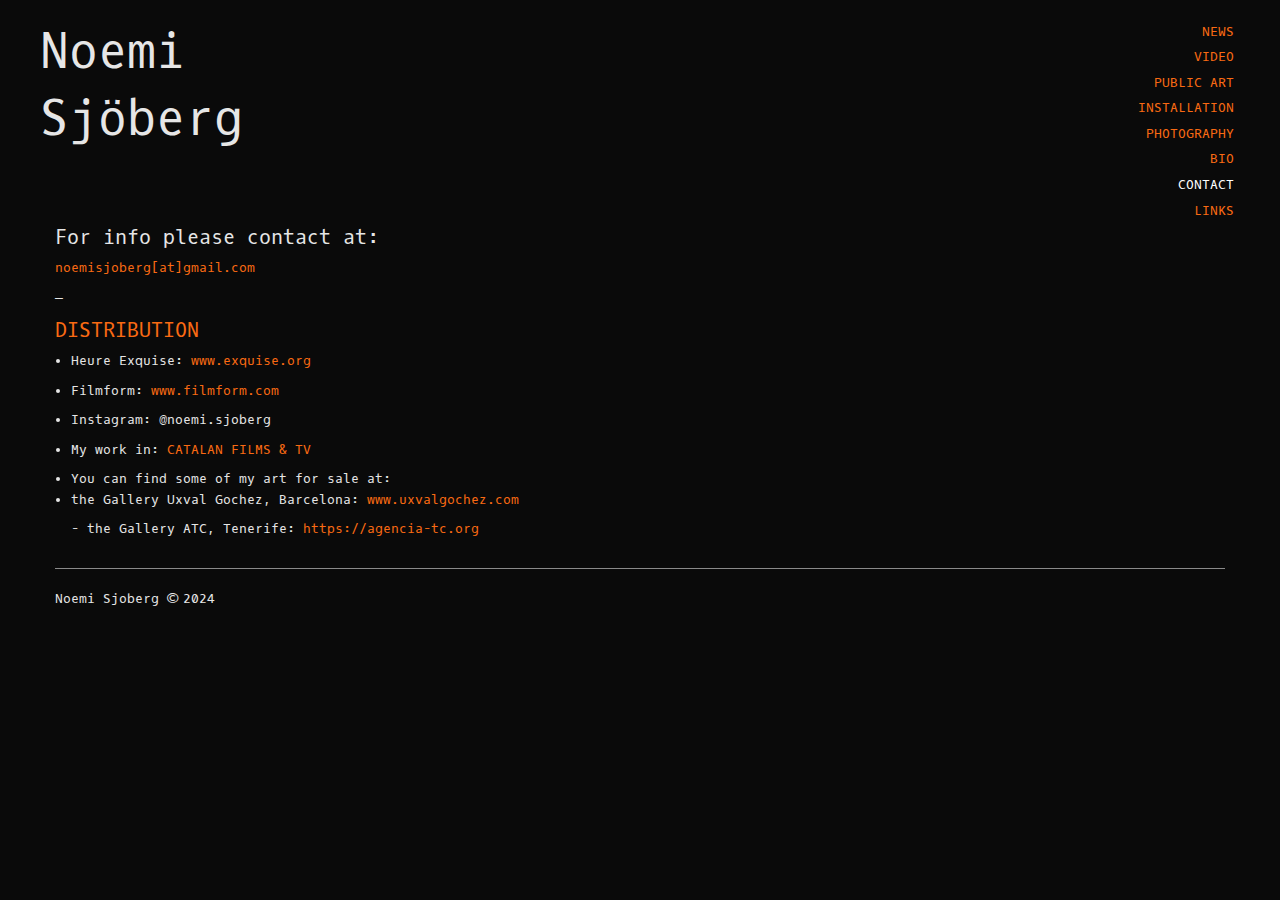
<file: contact.html>
<!DOCTYPE html>
<html class="no-js" lang="en">

<head>
  <meta charset="utf-8">
  <meta http-equiv="x-ua-compatible" content="ie=edge">
  <meta name="viewport" content="width=device-width, initial-scale=1.0">
  <title>Noemi Sjöberg</title>
  <link href="https://fonts.googleapis.com/css?family=Oxygen+Mono" rel="stylesheet">
  <link rel="stylesheet" href="assets/css/app.css">
  <link rel="stylesheet" type="text/css" href="assets/js/fancybox3/dist/jquery.fancybox.min.css">
</head>

<body>
  <div class="grid-container">
    <div class="grid-x grid-margin-x nav-margin">
      <div class="small-6 medium-4 columns">
        <h1><a href="http://noemisjoberg.com" class="titulo-link">Noemi<br>
            Sjöberg</a></h1>
      </div>
      <div class="auto cell"></div>
      <div class="small-6 medium-4 columns">
        <ul class="vertical menu align-right">
          <li>
            <a href="index.html">NEWS</a>
          </li>
          <li>
            <a href="video.html" class="">VIDEO</a>
          </li>
          <li>
            <a href="public-art.html" class="">PUBLIC ART</a>
          </li>
          <li>
            <a href="installation.html" class="">INSTALLATION</a>
          </li>
          <li>
            <a href="photography.html" class="">PHOTOGRAPHY</a>
          </li>
          <li>
            <a href="bio.html" class="">BIO</a>
          </li>
          <li>
            <a href="contact.html" class="active">CONTACT</a>
          </li>
          <li>
            <a href="links.html" class="">LINKS</a>
          </li>
        </ul>
      </div>
    </div>
    <div class="grid-x grid-margin-x">
      <div class="large-12 cell">
        <h5>For info please contact at:</h5>
        <p><a href="mailto:noemisjoberg@gmail.com" class="links">noemisjoberg[at]gmail.com</a></p>
        <p>—</p>
        <h5 class="sub">DISTRIBUTION</h5>
        <ul>
          <li>Heure Exquise: <a href="http://www.exquise.org" class="links">www.exquise.org</a>
          </li>
        </ul>
        <ul>
          <li>Filmform: <a href="http://www.filmform.com" class="links">www.filmform.com</a>
          </li>
        </ul>
        <ul>
         <li>Instagram: @noemi.sjoberg</a>
        </li> 
          </ul>
        <ul>
        <li>My work in: <a href="http://catalanfilms.cat/es/producciones/sombras-7615007/" class="links">CATALAN FILMS
              & TV</a>
          </li>
        </ul>
        <ul>
          <li>You can find some of my art for sale at:
           <li>the Gallery Uxval Gochez, Barcelona: <a
                href="https://www.uxvalgochez.com/artists/noemi-sj%C3%B6berg/">www.uxvalgochez.com</a></p>- the Gallery
            ATC, Tenerife: <a href="https://agencia-tc.org/">https://agencia-tc.org</a>
          </li>
        </ul>
      </div>
    </div>
    <hr>
    <div class="grid-x grid-margin-x">
      <div class="large-12 cell">
        <p>Noemi Sjoberg © 2024</p>
      </div>
    </div>
  </div>
  <script src="https://code.jquery.com/jquery-3.2.1.min.js"
    integrity="sha256-hwg4gsxgFZhOsEEamdOYGBf13FyQuiTwlAQgxVSNgt4=" crossorigin="anonymous"></script>
  <script src="assets/js/app.js"></script>
  <script src="assets/js/fancybox3/dist/jquery.fancybox.js"></script>
  <script type="text/javascript">


    var $jq = jQuery.noConflict();
    $jq(document).ready(function () {
      $jq().fancybox({
        selector: '[data-fancybox="images"]',
        thumbs: false,
        hash: false,
      });
    });
  </script>
</body>

</html>
</file>
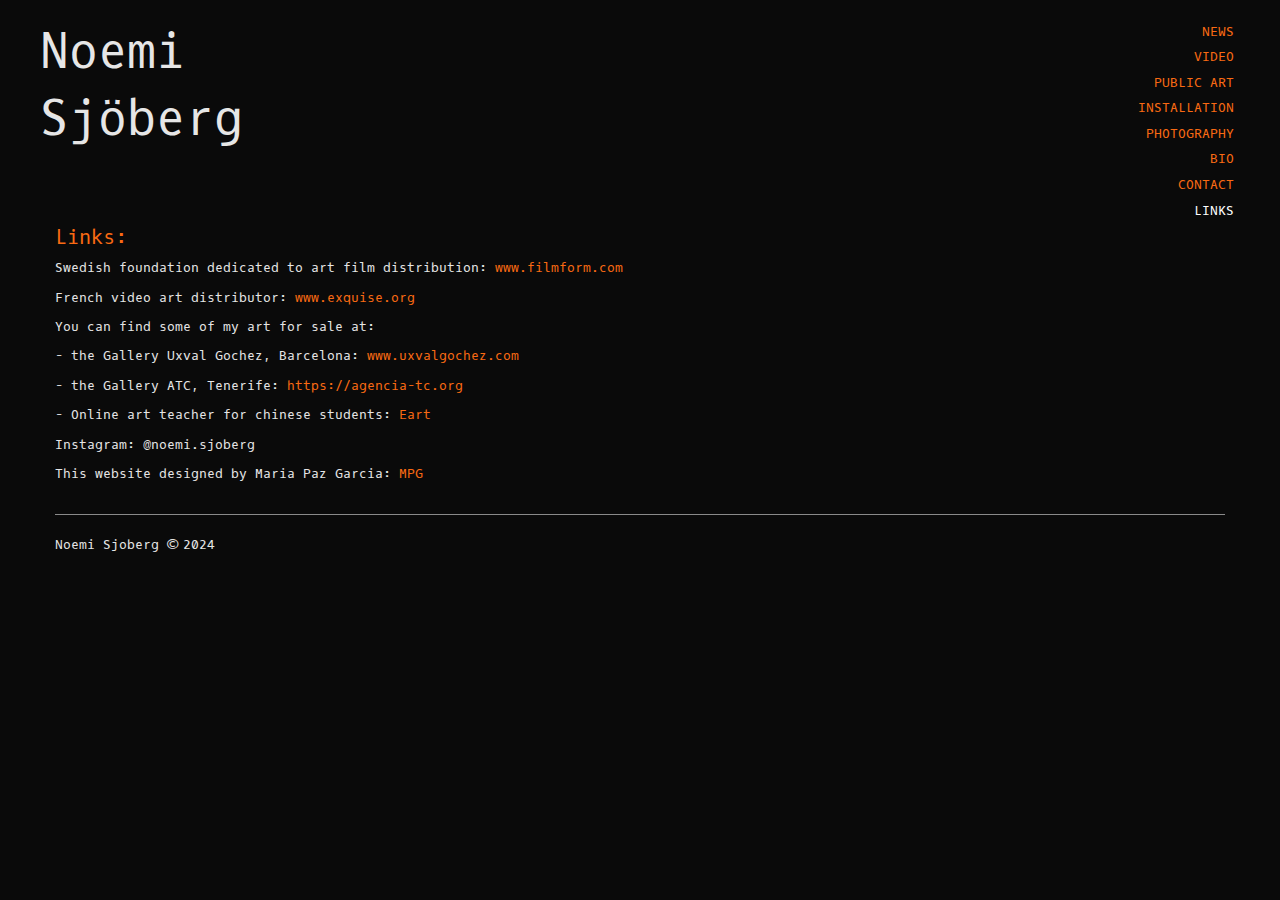
<file: links.html>
<!DOCTYPE html>
<html class="no-js" lang="en">

<head>
  <meta charset="utf-8">
  <meta http-equiv="x-ua-compatible" content="ie=edge">
  <meta name="viewport" content="width=device-width, initial-scale=1.0">
  <title>Noemi Sjöberg</title>
  <link href="https://fonts.googleapis.com/css?family=Oxygen+Mono" rel="stylesheet">
  <link rel="stylesheet" href="assets/css/app.css">
  <link rel="stylesheet" type="text/css" href="assets/js/fancybox3/dist/jquery.fancybox.min.css">
</head>

<body>
  <div class="grid-container">
    <div class="grid-x grid-margin-x nav-margin">
      <div class="small-6 medium-4 columns">
        <h1><a href="http://noemisjoberg.com" class="titulo-link">Noemi<br>
            Sjöberg</a></h1>
      </div>
      <div class="auto cell"></div>
      <div class="small-6 medium-4 columns">
        <ul class="vertical menu align-right">
          <li>
            <a href="index.html">NEWS</a>
          </li>
          <li>
            <a href="video.html" class="">VIDEO</a>
          </li>
          <li>
            <a href="public-art.html" class="">PUBLIC ART</a>
          </li>
          <li>
            <a href="installation.html" class="">INSTALLATION</a>
          </li>
          <li>
            <a href="photography.html" class="">PHOTOGRAPHY</a>
          </li>
          <li>
            <a href="bio.html" class="">BIO</a>
          </li>
          <li>
            <a href="contact.html" class="">CONTACT</a>
          </li>
          <li>
            <a href="links.html" class="active">LINKS</a>
          </li>
        </ul>
      </div>
    </div>
    <div class="grid-x grid-margin-x">
      <div class="small-12 medium-10 large-10 cell">
        <h5 class="sub">Links:</h5>
        <p>Swedish foundation dedicated to art film distribution: <a href="http://www.filmform.com"
            class="links">www.filmform.com</a></p>
        <p>French video art distributor: <a href="http://www.exquise.org" class="links">www.exquise.org</a></p>
        <p>You can find some of my art for sale at:</p>
        <p>- the Gallery Uxval Gochez, Barcelona: <a
            href="https://www.uxvalgochez.com/artists/noemi-sj%C3%B6berg/">www.uxvalgochez.com</a></p>
        <p>- the Gallery ATC, Tenerife: <a href="https://agencia-tc.org/">https://agencia-tc.org</a></p>
        <p>- Online art teacher for chinese students: <a
            href="https://mp.weixin.qq.com/s/f1gHqSSTe_mqtxy8oCipgQ">Eart</a></p>
        <p>Instagram: @noemi.sjoberg</p>
        <p>This website designed by Maria Paz Garcia: <a href="http://www.mariapazgarcia.com" class="links">MPG</a></p>
      </div>
    </div>
    <hr>
    <div class="grid-x grid-margin-x">
      <div class="medium-6 cell">
        <p>Noemi Sjoberg © 2024</p>
      </div>
    </div>
  </div>
  <script src="https://code.jquery.com/jquery-3.2.1.min.js"
    integrity="sha256-hwg4gsxgFZhOsEEamdOYGBf13FyQuiTwlAQgxVSNgt4=" crossorigin="anonymous"></script>
  <script src="assets/js/app.js"></script>
  <script src="assets/js/fancybox3/dist/jquery.fancybox.js"></script>
  <script type="text/javascript">


    var $jq = jQuery.noConflict();
    $jq(document).ready(function () {
      $jq().fancybox({
        selector: '[data-fancybox="images"]',
        thumbs: false,
        hash: false,
      });
    });
  </script>
</body>

</html>
</file>
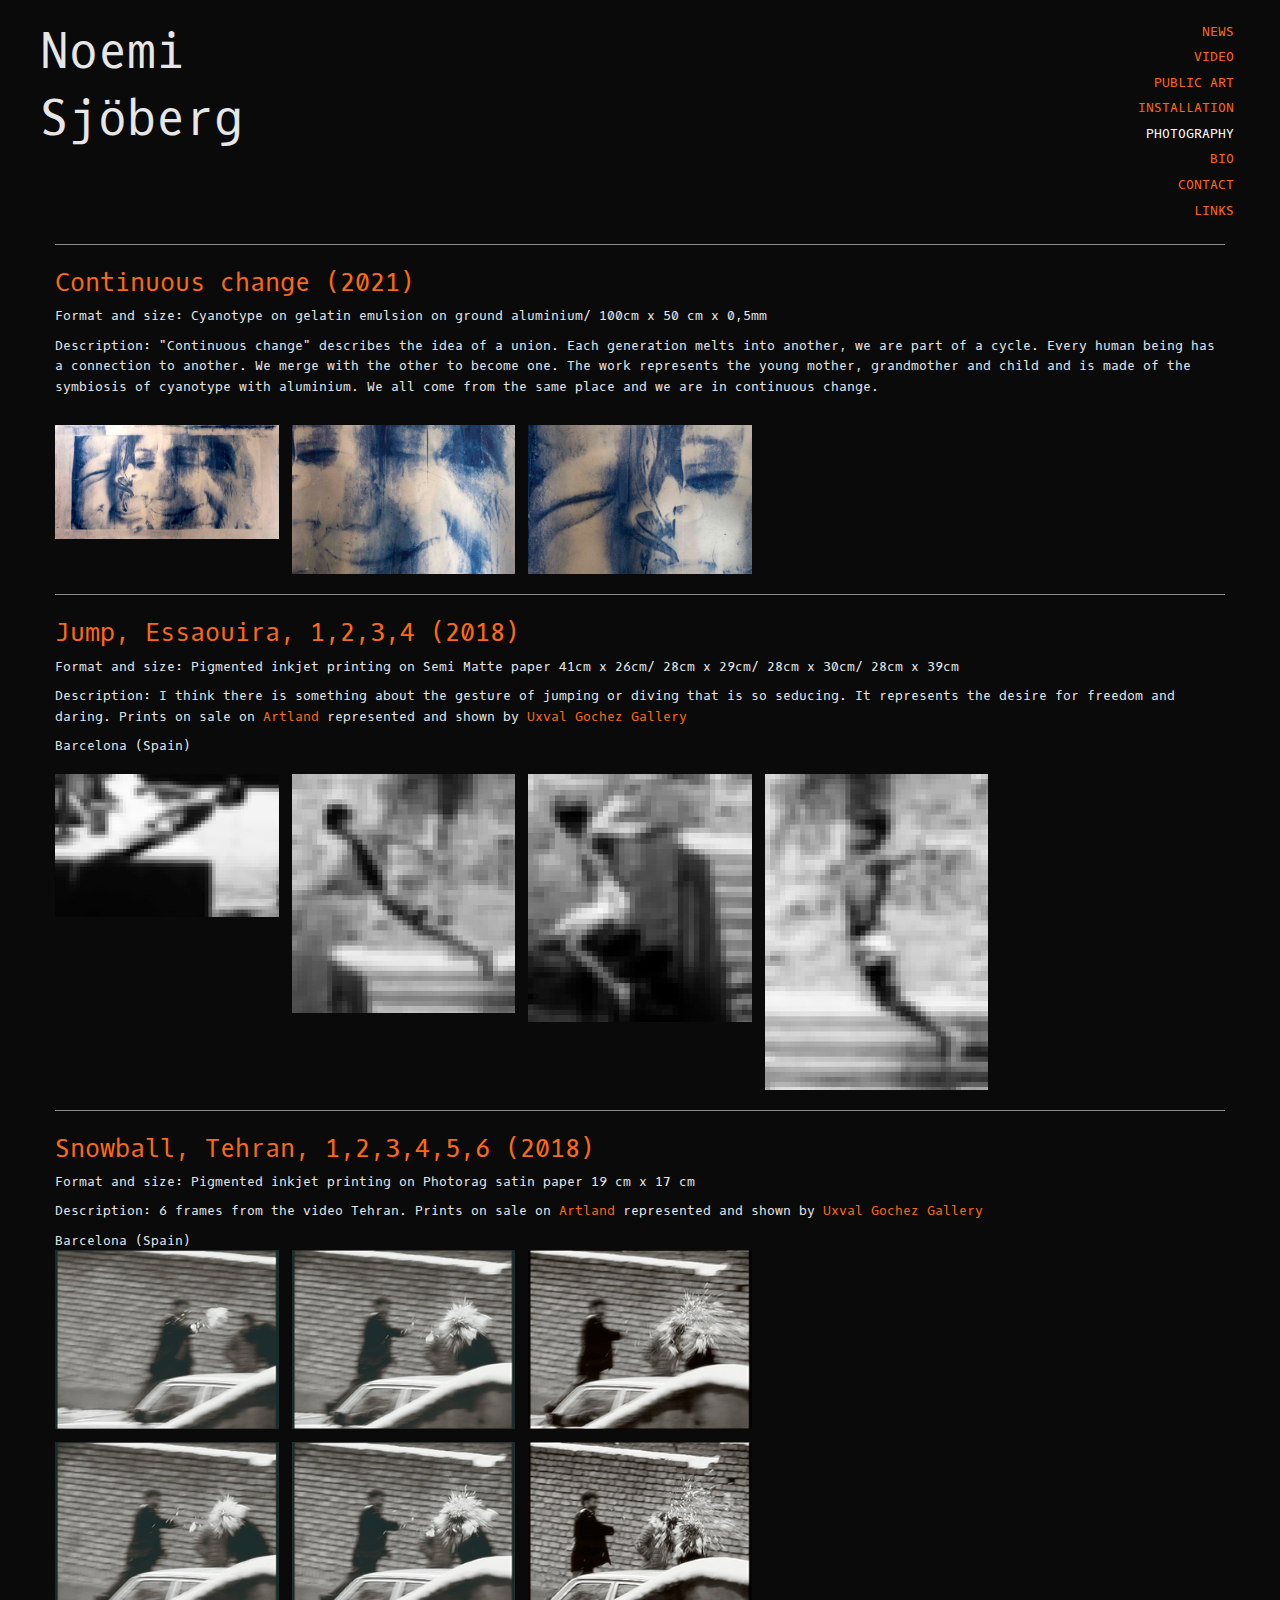
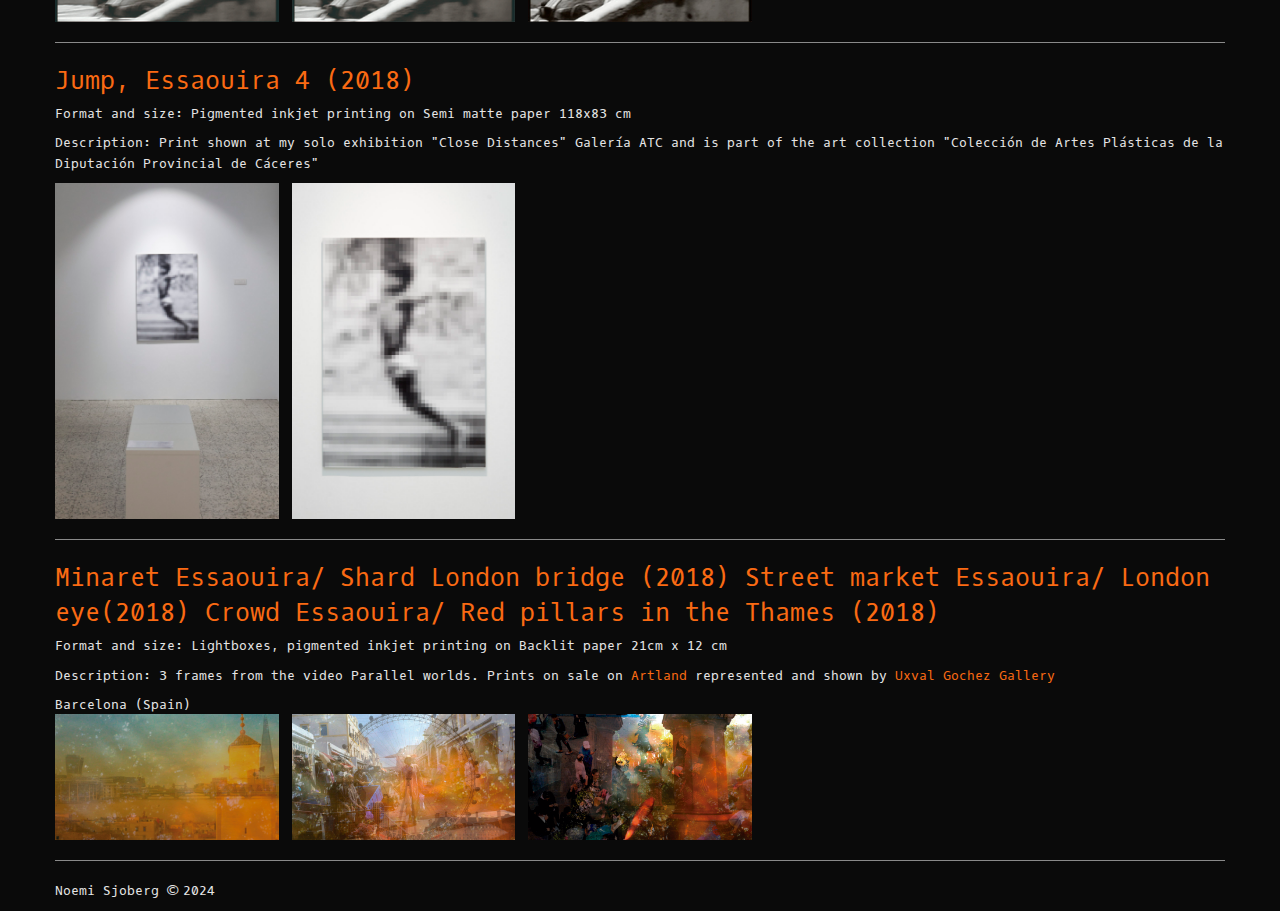
<file: photography.html>
<!DOCTYPE html>
<html class="no-js" lang="en">

<head>
  <meta charset="utf-8">
  <meta http-equiv="x-ua-compatible" content="ie=edge">
  <meta name="viewport" content="width=device-width, initial-scale=1.0">
  <title>Noemi Sjöberg</title>
  <link href="https://fonts.googleapis.com/css?family=Oxygen+Mono" rel="stylesheet">
  <link rel="stylesheet" href="assets/css/app.css">
  <link rel="stylesheet" type="text/css" href="assets/js/fancybox3/dist/jquery.fancybox.min.css">
</head>

<body>
  <div class="grid-container">
    <div class="grid-x grid-margin-x nav-margin">
      <div class="small-6 medium-4 columns">
        <h1><a href="http://noemisjoberg.com" class="titulo-link">Noemi<br>
            Sjöberg</a></h1>
      </div>
      <div class="auto cell"></div>
      <div class="small-6 medium-4 columns">
        <ul class="vertical menu align-right">
          <li>
            <a href="index.html">NEWS</a>
          </li>
          <li>
            <a href="video.html" class="">VIDEO</a>
          </li>
          <li>
            <a href="public-art.html" class="">PUBLIC ART</a>
          </li>
          <li>
            <a href="installation.html" class="">INSTALLATION</a>
          </li>
          <li>
            <a href="photography.html" class="active">PHOTOGRAPHY</a>
          </li>
          <li>
            <a href="bio.html" class="">BIO</a>
          </li>
          <li>
            <a href="contact.html" class="">CONTACT</a>
          </li>
          <li>
            <a href="links.html" class="">LINKS</a>
          </li>
        </ul>
      </div>
    </div>
    <div class="grid-x grid-margin-x">
      <!-- Inicio photo -->
      <div class="cell large-12">
        <hr>
        <h4>Continuous change (2021)</h4>
        <p>Format and size: Cyanotype on gelatin emulsion on ground aluminium/ 100cm x 50 cm x 0,5mm</p>
        <p>Description: "Continuous change" describes the idea of a union. Each generation melts into another, we are
          part of a cycle. Every human being has a connection to another. We merge with the other to become one. The
          work represents the young mother, grandmother and child and is made of the symbiosis of cyanotype with
          aluminium. We all come from the same place and we are in continuous change.</p><br>
      
      <div class="masonry-css">
        <div class="masonry-css-item">
          <a href="assets/img/photo/01continuous.jpg" title="Continous change" data-fancybox="images"><img
              src="assets/img/photo/01continuous.jpg" alt="01continuous"></a>
        </div>
        <div class="masonry-css-item">
          <a href="assets/img/photo/02continous.jpg" title="Continous change" data-fancybox="images"><img
              src="assets/img/photo/02continous.jpg" alt="02continous"></a>
        </div>
        <div class="masonry-css-item">
          <a href="assets/img/photo/03continous.jpg" title="Continous change" data-fancybox="images"><img
              src="assets/img/photo/03continous.jpg" alt="03continous"></a>
        </div>
      </div><!-- end grid x--><!-- end of masonry group -->
      </div>
      <hr>
      <!-- Fin -->
      <div class="cell large-12">
        <hr>
        <h4>Jump, Essaouira, 1,2,3,4 (2018)</h4>
        <p>Format and size: Pigmented inkjet printing on Semi Matte paper 41cm x 26cm/ 28cm x 29cm/ 28cm x 30cm/ 28cm x
          39cm</p>
        <p>Description: I think there is something about the gesture of jumping or diving that is so seducing. It
          represents the desire for freedom and daring. Prints on sale on <a
            href="https://www.artland.com/artists/noemi-sjoberg">Artland</a> represented and shown by <a
            href="https://www.uxvalgochez.com/artists/noemi-sj%C3%B6berg/">Uxval Gochez Gallery</a></p>Barcelona
        (Spain)<br>
        <br>
      <div class="masonry-css">
        <div class="masonry-css-item">
          <a href="assets/img/photo/Jump1_m.jpg" title="Jump, Essaouira 1" data-fancybox="images"><img
              src="assets/img/photo/Jump1_b.jpg" alt="Jump1_b"></a>
        </div>
        <div class="masonry-css-item">
          <a href="assets/img/photo/Jump02_m.jpg" title="Jump, Essaouira 2" data-fancybox="images"><img
              src="assets/img/photo/Jump2_b.jpg" alt="Jump2_b"></a>
        </div>
        <div class="masonry-css-item">
          <a href="assets/img/photo/Jump03_m.jpg" title="Jump, Essaouira 3" data-fancybox="images"><img
              src="assets/img/photo/Jump3_b.jpg" alt="Jump3_b"></a>
        </div>
        <div class="masonry-css-item">
          <a href="assets/img/photo/jump04_m.jpg" title="Jump, Essaouira 4" data-fancybox="images"><img
              src="assets/img/photo/jump04_b.jpg" alt="jump04_b"></a>
        </div>
      </div><!-- end grid x--><!-- end of masonry group -->
      </div>
      <hr>
      <div class="cell large-12">
        <hr>
        <h4>Snowball, Tehran, 1,2,3,4,5,6 (2018)</h4>
        <p>Format and size: Pigmented inkjet printing on Photorag satin paper 19 cm x 17 cm</p>
        <p>Description: 6 frames from the video Tehran. Prints on sale on <a
            href="https://www.artland.com/artists/noemi-sjoberg">Artland</a> represented and shown by <a
            href="https://www.uxvalgochez.com/artists/noemi-sj%C3%B6berg/">Uxval Gochez Gallery</a></p>Barcelona
        (Spain)<br>
      
      <div class="masonry-css">
        <div class="masonry-css-item">
          <a href="assets/img/photo/Tehran-01_b.jpg" title="Snowball, Tehran, 1" data-fancybox="images"><img
              src="assets/img/photo/Tehran-01_m.jpg" alt="Tehran-01_m"></a>
        </div>
        <div class="masonry-css-item">
          <a href="assets/img/photo/Tehran-02_b.jpg" title="Snowball, Tehran, 2" data-fancybox="images"><img
              src="assets/img/photo/Tehran-02_m.jpg" alt="Tehran-02_m"></a>
        </div>
        <div class="masonry-css-item">
          <a href="assets/img/photo/Tehran-03_b.jpg" title="Snowball, Tehran, 2" data-fancybox="images"><img
              src="assets/img/photo/Tehran-03_m.jpg" alt="Tehran-03_m"></a>
        </div>
        <div class="masonry-css-item">
          <a href="assets/img/photo/Tehran-04_b.jpg" title="Snowball, Tehran, 2" data-fancybox="images"><img
              src="assets/img/photo/Tehran-04_m.jpg" alt="Tehran-04_m"></a>
        </div>
        <div class="masonry-css-item">
          <a href="assets/img/photo/Tehran-05_b.jpg" title="Snowball, Tehran, 2" data-fancybox="images"><img
              src="assets/img/photo/Tehran-05_m.jpg" alt="Tehran-05_m"></a>
        </div>
        <div class="masonry-css-item">
          <a href="assets/img/photo/Tehran-06_b.jpg" title="Snowball, Tehran, 2" data-fancybox="images"><img
              src="assets/img/photo/Tehran-06_m.jpg" alt="Tehran-06_m"></a>
        </div>
      </div><!-- end grid x--><!-- end of masonry group -->
      </div>
      <hr>
      <div class="cell large-12">
        <hr>
        <h4>Jump, Essaouira 4 (2018)</h4>
        <p>Format and size: Pigmented inkjet printing on Semi matte paper 118x83 cm</p>
        <p>Description: Print shown at my solo exhibition "Close Distances" Galería ATC and is part of the art
          collection "Colección de Artes Plásticas de la Diputación Provincial de Cáceres"</p>
      
      <div class="masonry-css">
        <div class="masonry-css-item">
          <a href="assets/img/photo/jumpessaouira4_m.jpg" title="Jump, Essaouira 4" data-fancybox="images"><img
              src="assets/img/photo/jumpessaouira4_m.jpg" alt="jumpessaouira4_m"></a>
        </div>
        <div class="masonry-css-item">
          <a href="assets/img/photo/02jumpessaouira4_m.jpg" title="Jump, Essaouira 4" data-fancybox="images"><img
              src="assets/img/photo/02jumpessaouira4_m.jpg" alt="02jumpessaouira4_m"></a>
        </div>
      </div><!-- end grid x--><!-- end of masonry group -->
      </div>
      <hr>
      <div class="cell large-12">
        <hr>
        <h4>Minaret Essaouira/ Shard London bridge (2018) Street market Essaouira/ London eye(2018) Crowd Essaouira/ Red
          pillars in the Thames (2018)</h4>
        <p>Format and size: Lightboxes, pigmented inkjet printing on Backlit paper 21cm x 12 cm</p>
        <p>Description: 3 frames from the video Parallel worlds. Prints on sale on <a
            href="https://www.artland.com/artists/noemi-sjoberg">Artland</a> represented and shown by <a
            href="https://www.uxvalgochez.com/artists/noemi-sj%C3%B6berg/">Uxval Gochez Gallery</a></p>Barcelona
        (Spain)<br>
      
      <div class="masonry-css">
        <div class="masonry-css-item">
          <a href="assets/img/photo/minaret-londonshard02.jpg" title="Minaret Essaouira/ Shard London bridge"
            data-fancybox="images"><img src="assets/img/photo/minaret-shard01.jpg" alt="minaret-shard01"></a>
        </div>
        <div class="masonry-css-item">
          <a href="assets/img/photo/londoneye-02.jpg" title="Street market Essaouira/ London eye"
            data-fancybox="images"><img src="assets/img/photo/londoneye01.jpg" alt="londoneye01"></a>
        </div>
        <div class="masonry-css-item">
          <a href="assets/img/photo/redpillars2.jpg" title="Crowd Essaouira/ Red pillars in the Thames"
            data-fancybox="images"><img src="assets/img/photo/redpillars1.jpg" alt="redpillars1"></a>
        </div>
      </div><!-- end grid x--><!-- end of masonry group -->
      </div>
      <hr>
    </div>
    <div class="grid-x grid-margin-x">

      <div class="large-12 cell">
        <hr>
        <p>Noemi Sjoberg © 2024</p>
      </div>
    </div>
  </div>
  <script src="https://code.jquery.com/jquery-3.2.1.min.js"
    integrity="sha256-hwg4gsxgFZhOsEEamdOYGBf13FyQuiTwlAQgxVSNgt4=" crossorigin="anonymous"></script>
  <script src="assets/js/app.js"></script>
  <script src="assets/js/fancybox3/dist/jquery.fancybox.js"></script>
  <script type="text/javascript">


    var $jq = jQuery.noConflict();
    $jq(document).ready(function () {
      $jq().fancybox({
        selector: '[data-fancybox="images"]',
        thumbs: false,
        hash: false,
      });
    });
  </script>
</body>

</html>
</file>
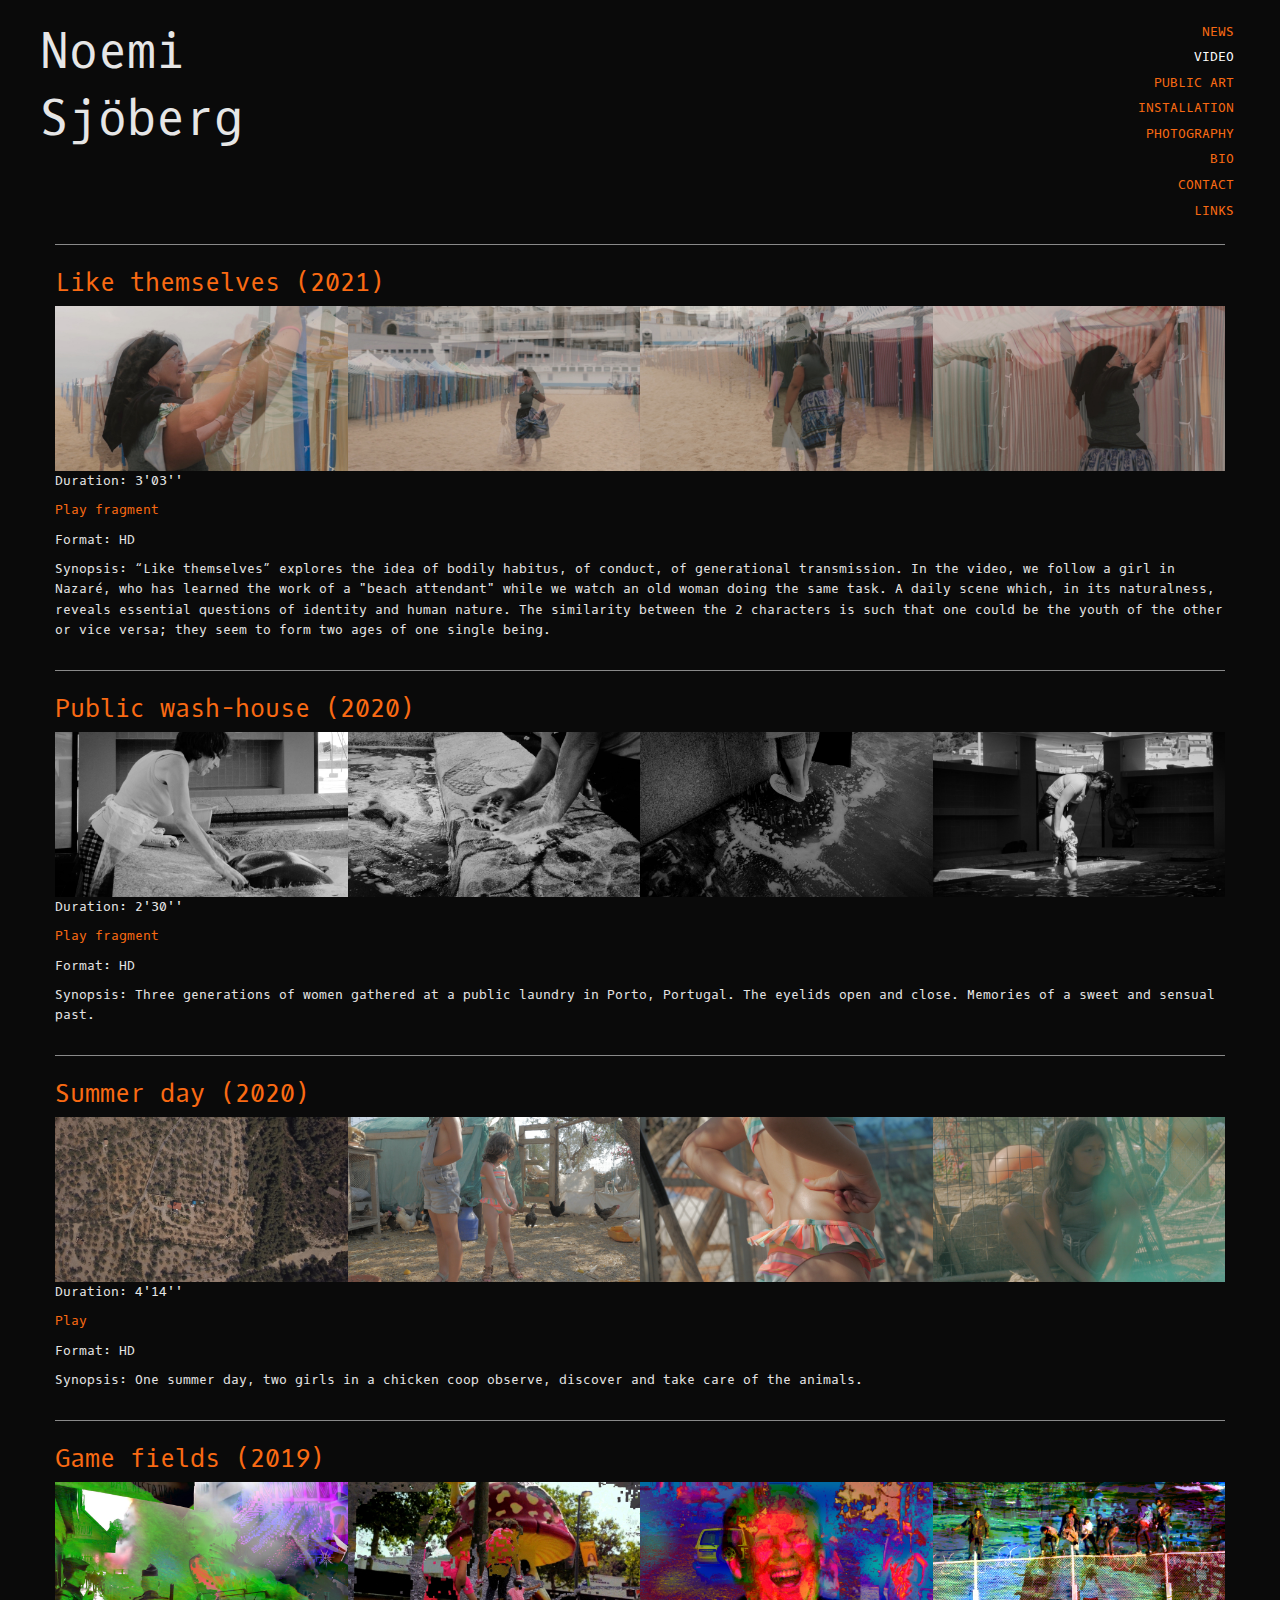
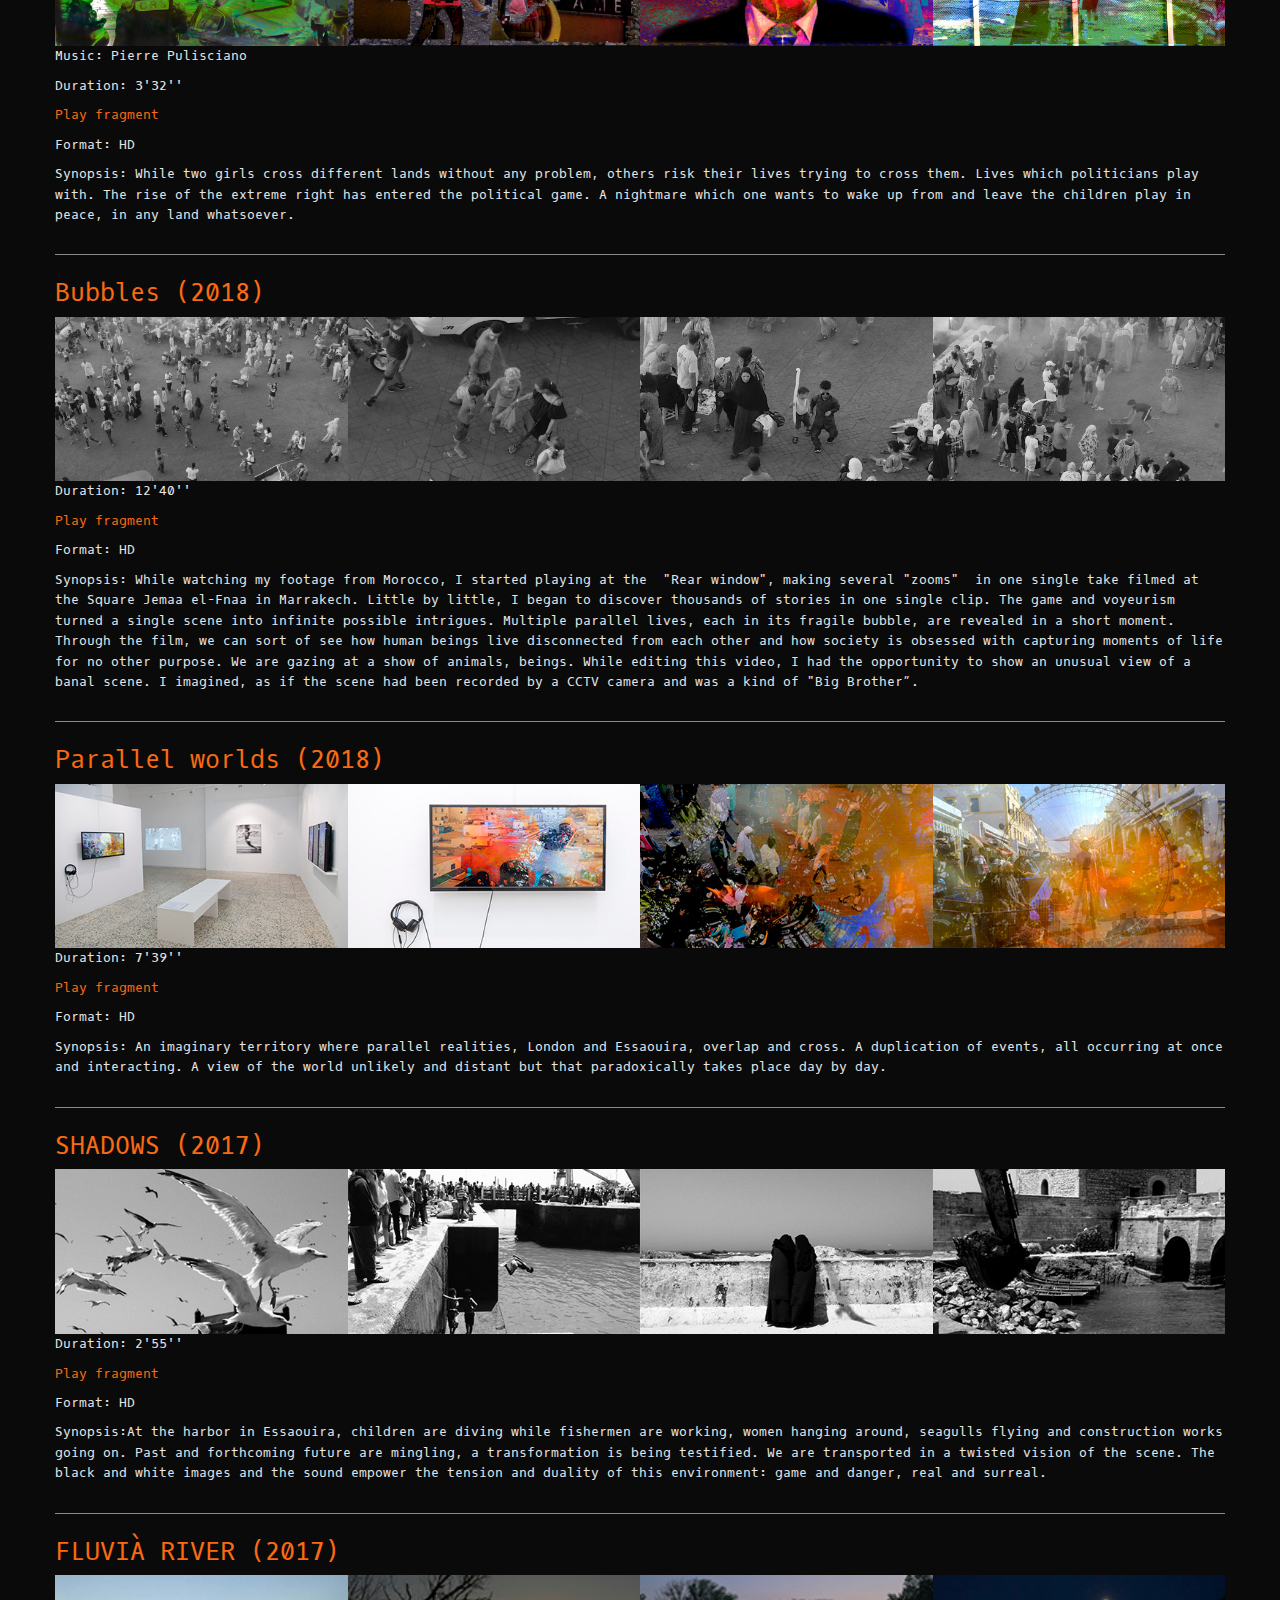
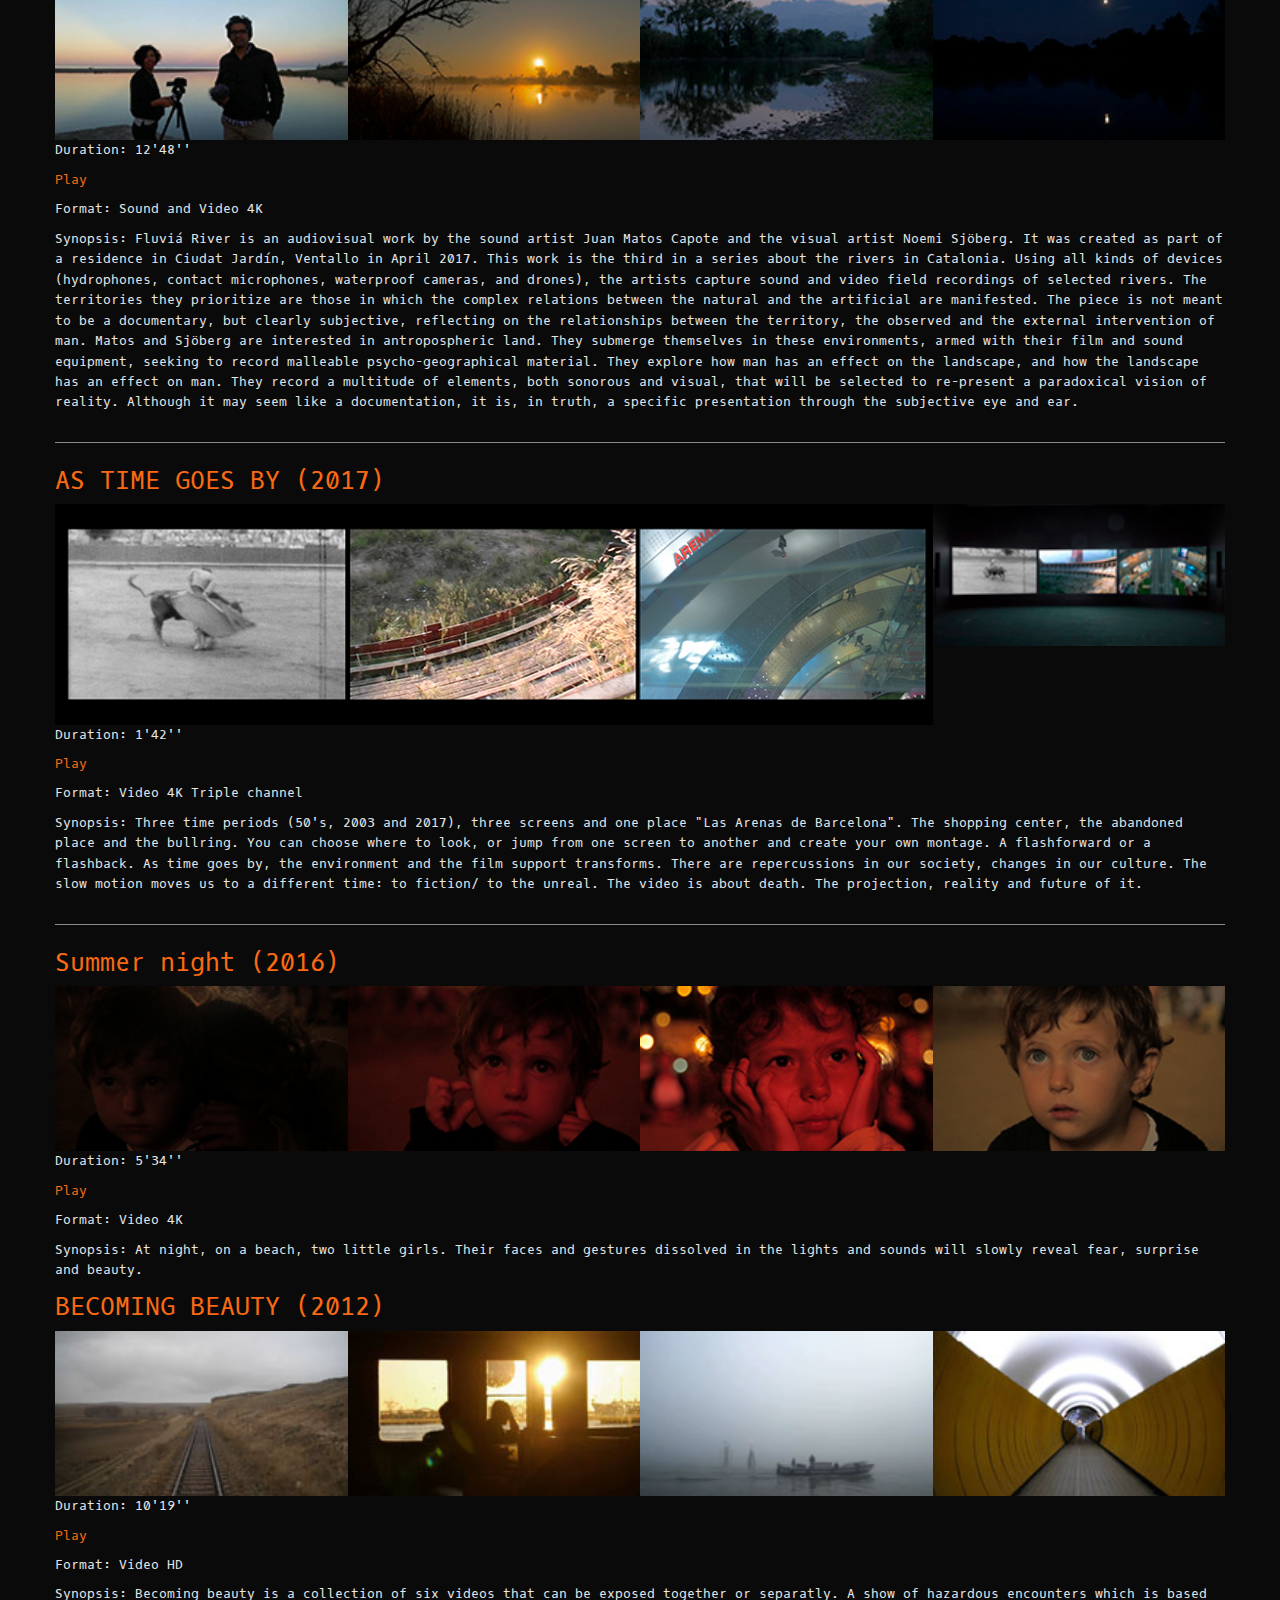
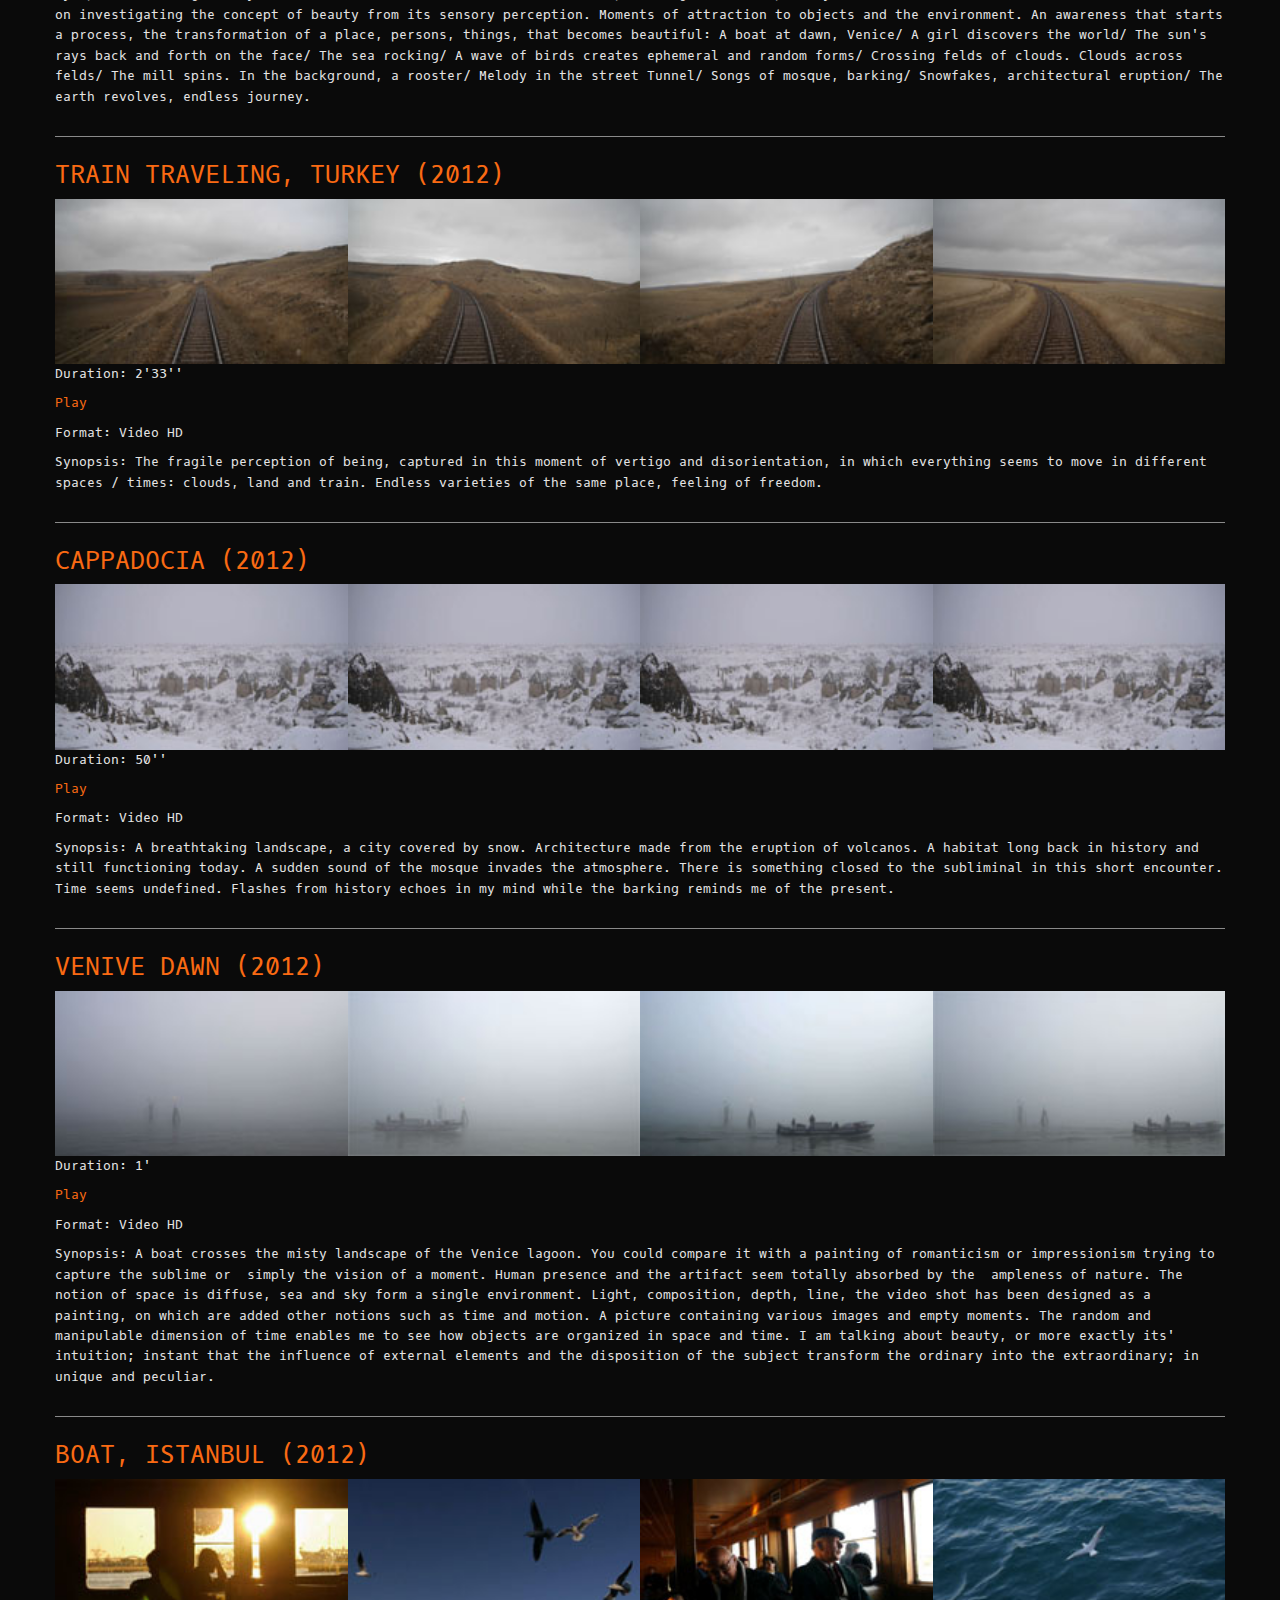
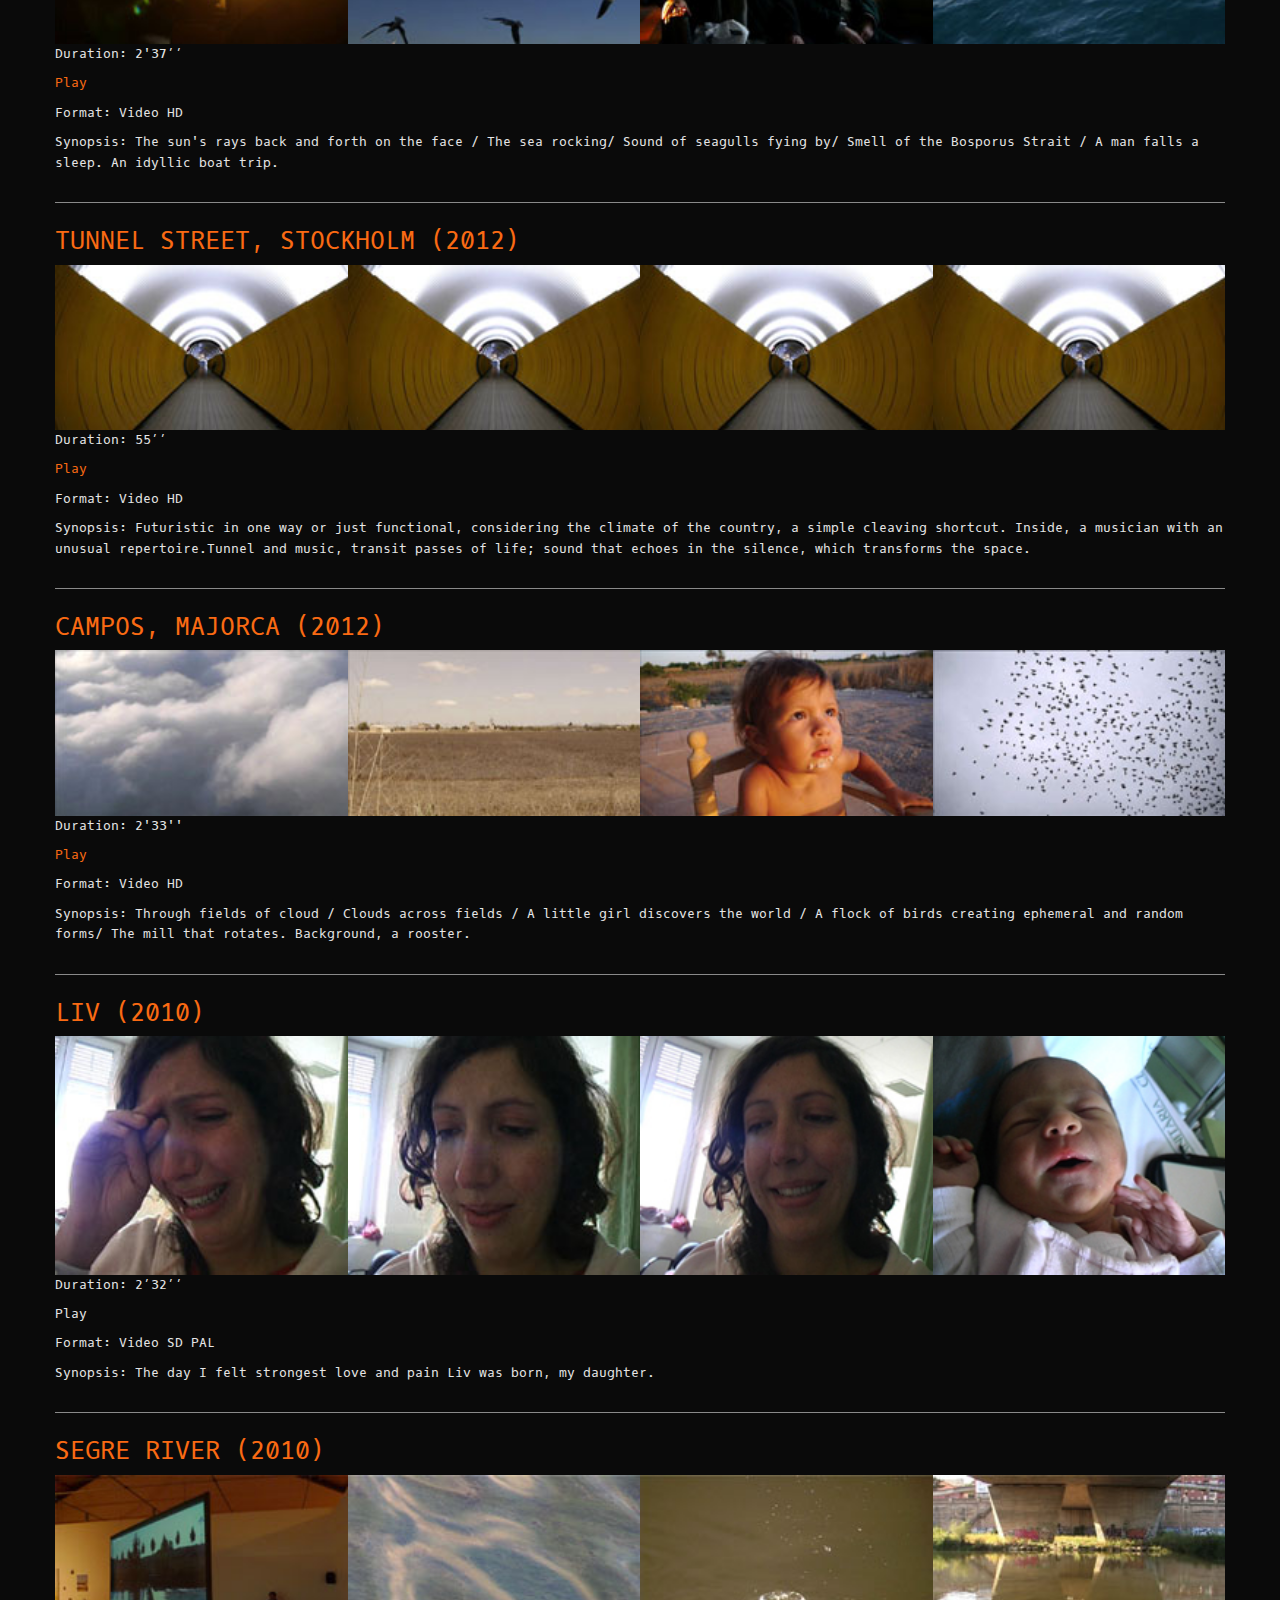
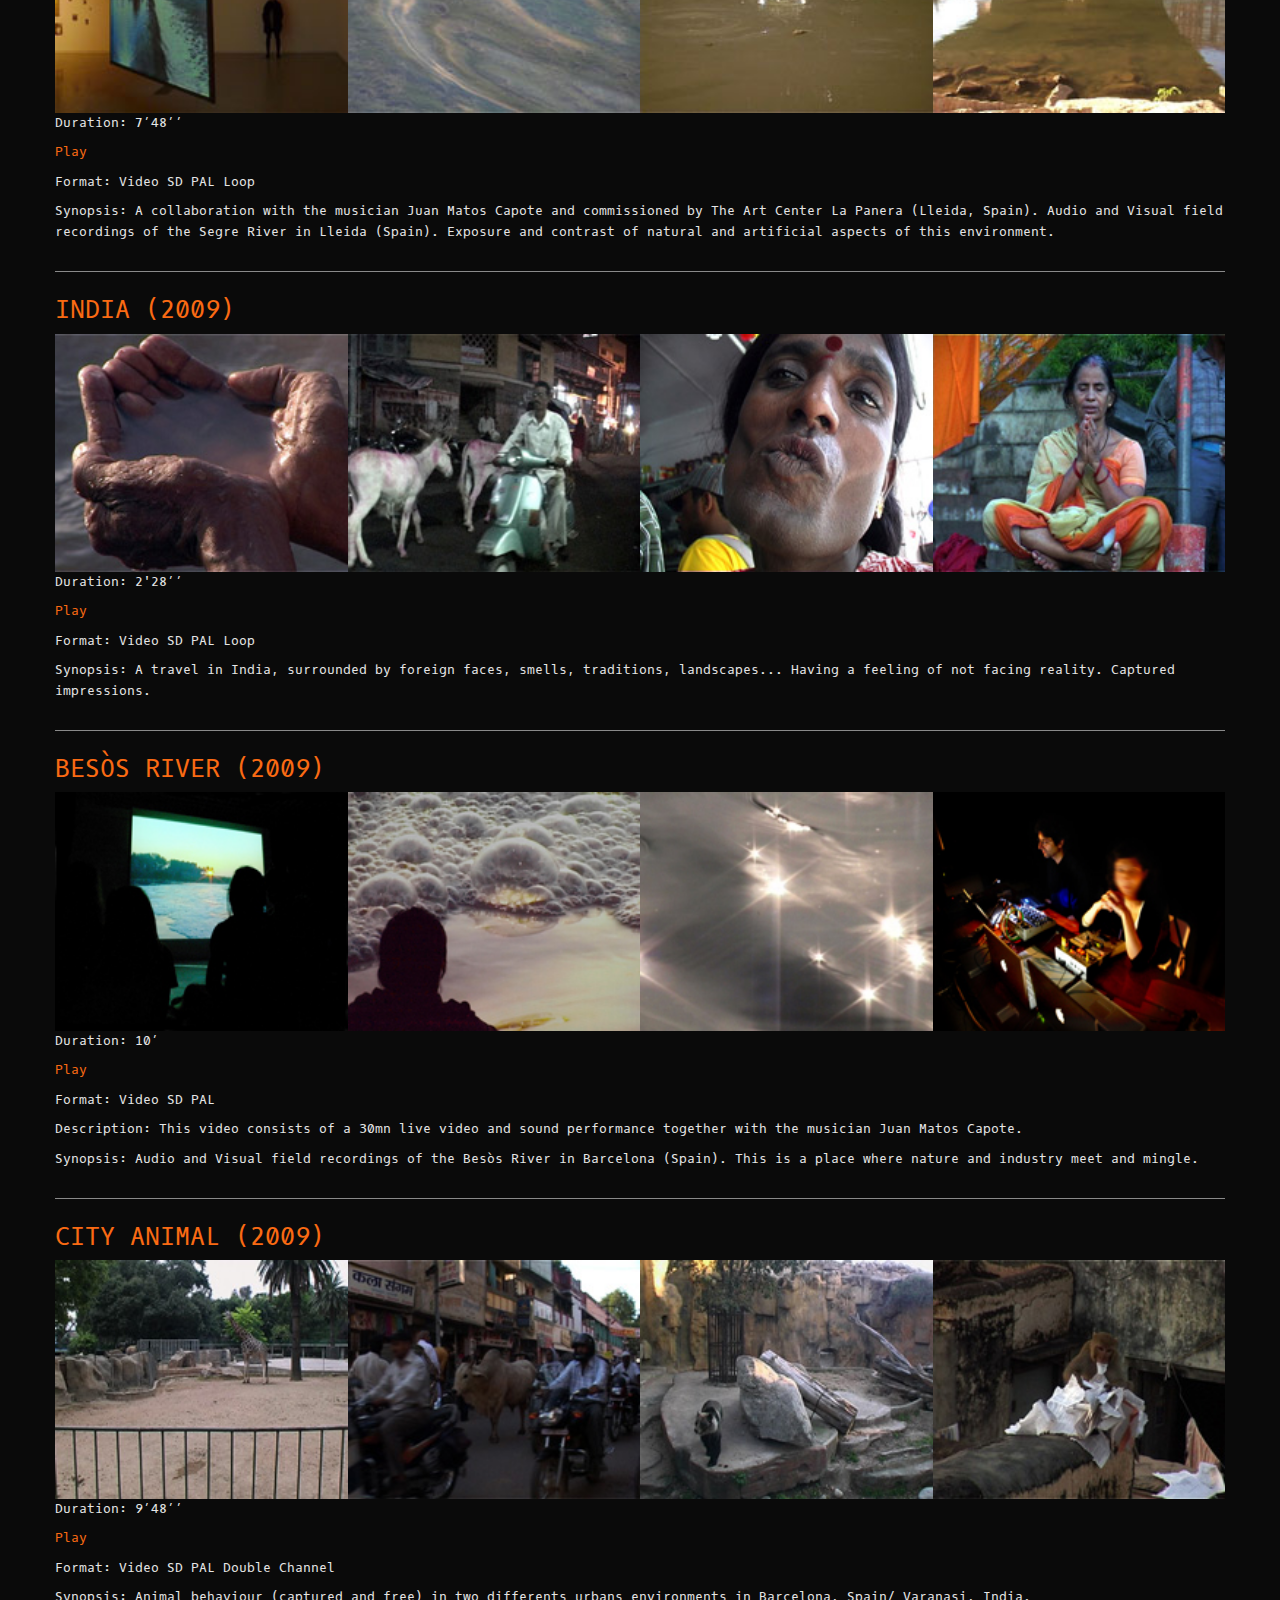
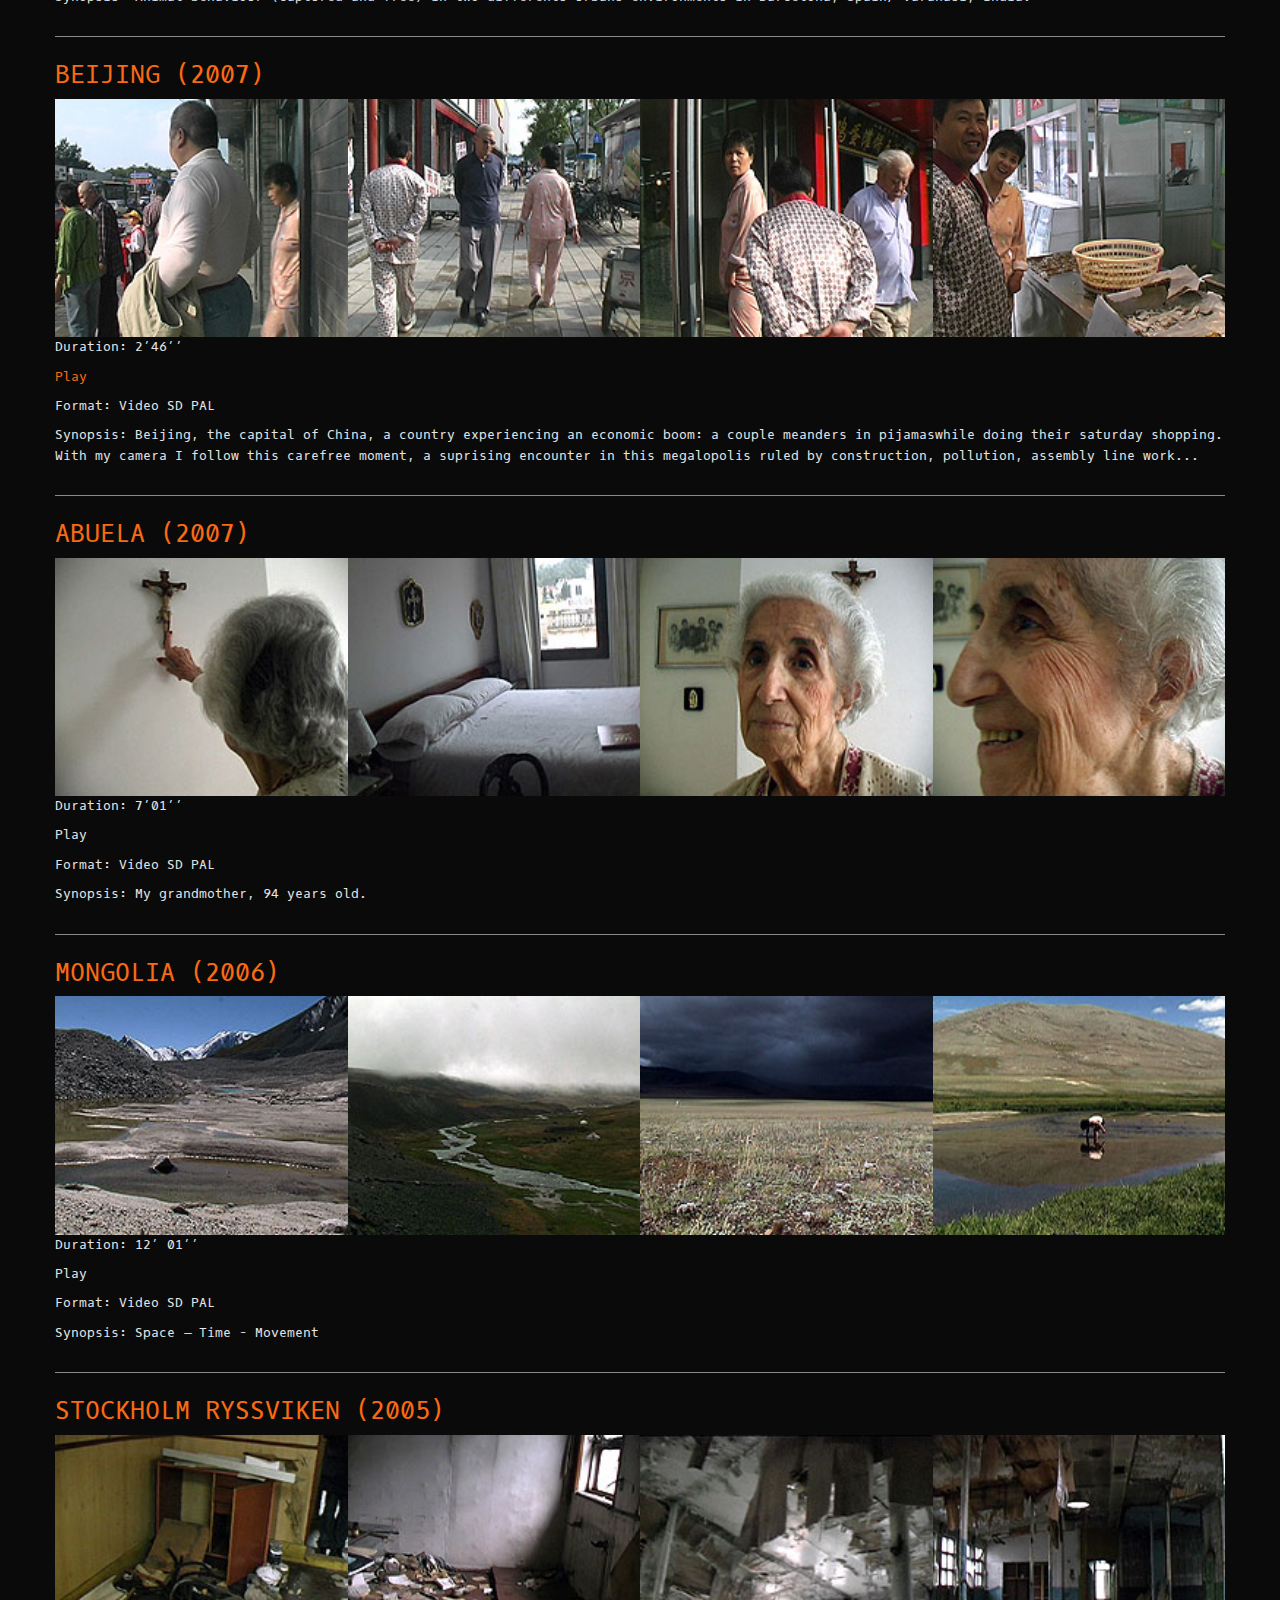
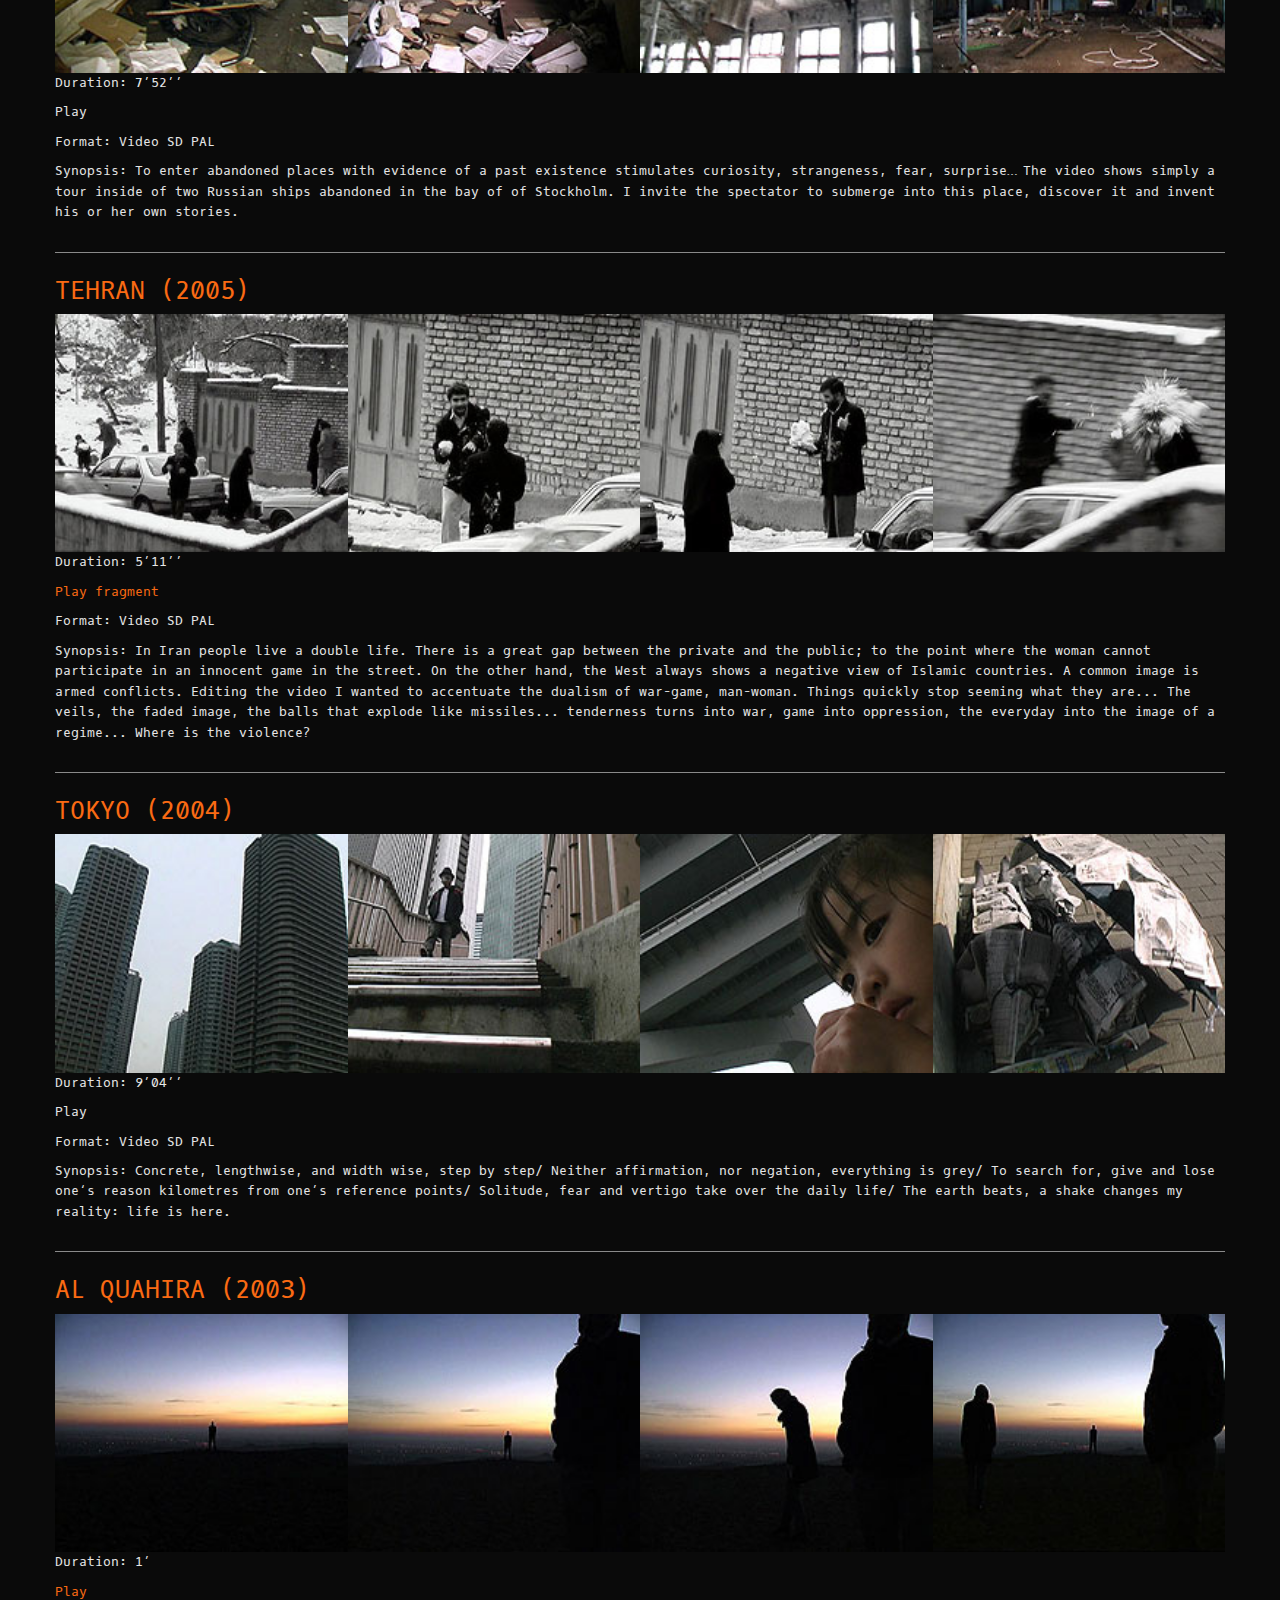
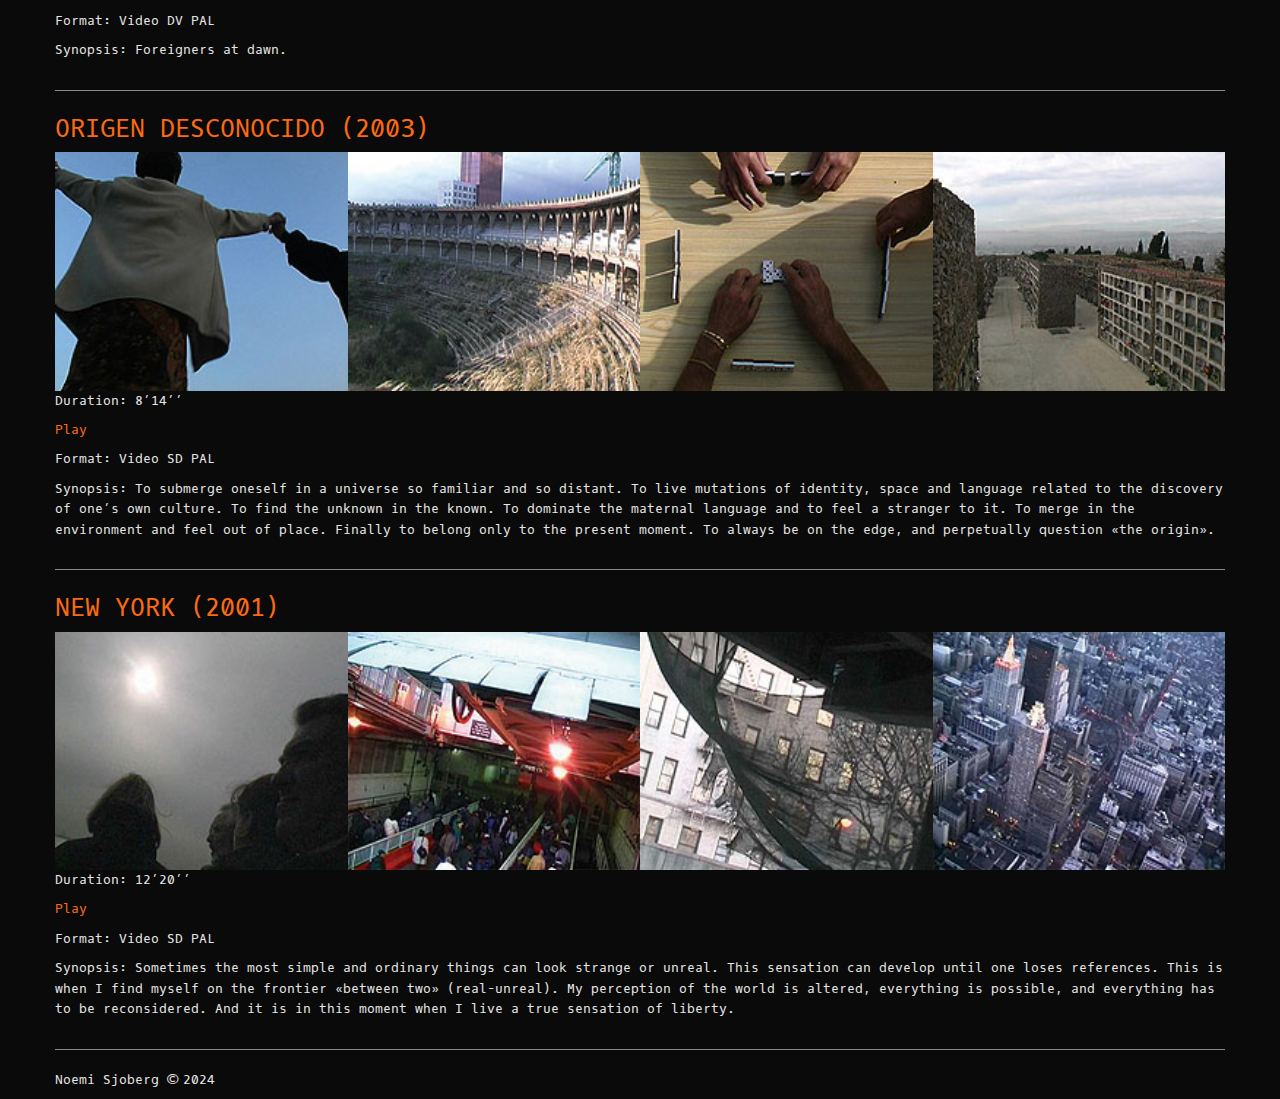
<file: video.html>
<!DOCTYPE html>
<html class="no-js" lang="en">

<head>
    <meta charset="utf-8">
    <meta http-equiv="x-ua-compatible" content="ie=edge">
    <meta name="viewport" content="width=device-width, initial-scale=1.0">
    <title>Noemi Sjöberg</title>
    <link href="https://fonts.googleapis.com/css?family=Oxygen+Mono" rel="stylesheet">
    <link rel="stylesheet" href="assets/css/app.css">
    <link rel="stylesheet" type="text/css" href="assets/js/fancybox3/dist/jquery.fancybox.min.css">
</head>

<body>
    <div class="grid-container">
        <div class="grid-x grid-margin-x nav-margin">
            <div class="small-6 medium-4 columns">
                <h1><a href="http://noemisjoberg.com" class="titulo-link">Noemi<br>
                        Sjöberg</a></h1>
            </div>
            <div class="auto cell"></div>
            <div class="small-6 medium-4 columns">
                <ul class="vertical menu align-right">
                    <li>
                        <a href="index.html">NEWS</a>
                    </li>
                    <li>
                        <a href="video.html" class="active">VIDEO</a>
                    </li>
                    <li>
                        <a href="public-art.html" class="">PUBLIC ART</a>
                    </li>
                    <li>
                        <a href="installation.html" class="">INSTALLATION</a>
                    </li>
                    <li>
                        <a href="photography.html" class="">PHOTOGRAPHY</a>
                    </li>
                    <li>
                        <a href="bio.html" class="">BIO</a>
                    </li>
                    <li>
                        <a href="contact.html" class="">CONTACT</a>
                    </li>
                    <li>
                        <a href="links.html" class="">LINKS</a>
                    </li>
                </ul>
            </div>
        </div>
        <div class="grid-x grid-margin-x">
            <div class="large-12 cell">
                <hr>
                <!-- Inicio video item -->
                <div class="cell portfolio-item">
                    <div class="cell">
                        <h4>Like themselves (2021)</h4>
                    </div>
                    <div class="grid-x small-up-2 medium-up-4 large-up-4 portfolio-imgs">
                        <div class="cell"><img src="assets/img/video/01likethemselves.jpg" height="226" width="400"
                                alt="01likethemselves"></div>
                        <div class="cell"><img src="assets/img/video/02likethemselves.jpg" height="226" width="400"
                                alt="02likethemselves"></div>
                        <div class="cell"><img src="assets/img/video/03likethemselves.jpg" height="226" width="400"
                                alt="03likethemselves"></div>
                        <div class="cell"><img src="assets/img/video/04likethemselves.jpg" height="226" width="400"
                                alt="04likethemselves"></div>
                    </div>
                    <div class="grid-x">
                        <div class="cell">
                            <p>Duration: 3'03''</p>
                            <p><a data-fancybox="" href="https://vimeo.com/541788321">Play fragment</a></p>
                            <p>Format: HD</p>
                            <p>Synopsis: “Like themselves” explores the idea of bodily habitus, of conduct, of
                                generational transmission. In the video, we follow a girl in Nazaré, who has learned the
                                work of a "beach attendant" while we watch an old woman doing the same task. A daily
                                scene which, in its naturalness, reveals essential questions of identity and human
                                nature. The similarity between the 2 characters is such that one could be the youth of
                                the other or vice versa; they seem to form two ages of one single being.</p>
                        </div>
                    </div>
                    <hr>
                    <div class="cell portfolio-item">
                        <div class="cell">
                            <h4>Public wash-house (2020)</h4>
                        </div>
                        <div class="grid-x small-up-2 medium-up-4 large-up-4 portfolio-imgs">
                            <div class="cell"><img src="assets/img/video/01publicwashhouse.jpg" height="226" width="400"
                                    alt="01publicwashhouse"></div>
                            <div class="cell"><img src="assets/img/video/02publicwashhouse.jpg" height="226" width="400"
                                    alt="02publicwashhouse"></div>
                            <div class="cell"><img src="assets/img/video/03publicwashhouse.jpg" height="226" width="400"
                                    alt="03publicwashhouse"></div>
                            <div class="cell"><img src="assets/img/video/04publicwashhouse.jpg" height="226" width="400"
                                    alt="04publicwashhouse"></div>
                        </div>
                        <div class="grid-x">
                            <div class="cell">
                                <p>Duration: 2'30''</p>
                                <p><a data-fancybox="" href="https://vimeo.com/481166845">Play fragment</a></p>
                                <p>Format: HD</p>
                                <p>Synopsis: Three generations of women gathered at a public laundry
                                    in Porto, Portugal. The eyelids open and close. Memories of a sweet and
                                    sensual past.</p>
                            </div>
                        </div>
                    </div>
                </div>
                <hr>
                <!-- Fin video item -->
                <div class="cell portfolio-item">
                    <div class="cell">
                        <h4>Summer day (2020)</h4>
                    </div>
                    <div class="grid-x small-up-2 medium-up-4 large-up-4 portfolio-imgs">
                        <div class="cell"><img src="assets/img/video/Summerday01.jpg" height="226" width="400"
                                alt="Summerday01"></div>
                        <div class="cell"><img src="assets/img/video/Summerday02.jpg" height="226" width="400"
                                alt="Summerday02"></div>
                        <div class="cell"><img src="assets/img/video/Summerday03.jpg" height="226" width="400"
                                alt="Summerday03"></div>
                        <div class="cell"><img src="assets/img/video/Summerday04.jpg" height="226" width="400"
                                alt="Summerday04"></div>
                    </div>
                    <div class="grid-x">
                        <div class="cell">
                            <p>Duration: 4'14''</p>
                            <p><a data-fancybox="" href="https://vimeo.com/395468146">Play</a>
                            </p>
                            <p>Format: HD</p>
                            <p>Synopsis: One summer day, two girls in a chicken coop
                                observe, discover and take care of the animals.</p>
                        </div>
                    </div>
                </div>
                <hr>
                <div class="cell portfolio-item">
                    <div class="cell">
                        <h4>Game fields (2019)</h4>
                    </div>
                    <div class="grid-x small-up-2 medium-up-4 large-up-4 portfolio-imgs">
                        <div class="cell"><img src="assets/img/video/gamefields-still1.jpg" height="226" width="400"
                                alt="gamefields-still1"></div>
                        <div class="cell"><img src="assets/img/video/gamefields-still2.jpg" height="226" width="400"
                                alt="gamefields-still2"></div>
                        <div class="cell"><img src="assets/img/video/gamefields5.jpg" height="226" width="400"
                                alt="gamefields5"></div>
                        <div class="cell"><img src="assets/img/video/gamefields8.jpg" height="226" width="400"
                                alt="gamefields8"></div>
                    </div>
                    <div class="grid-x">
                        <div class="cell">
                            <p>Music: Pierre Pulisciano</p>
                            <p>Duration: 3'32''</p>
                            <p><a data-fancybox="" href="https://vimeo.com/375077551">Play
                                    fragment</a></p>
                            <p>Format: HD</p>
                            <p>Synopsis: While two girls cross different lands without
                                any problem, others risk their lives trying to cross them. Lives
                                which politicians play with. The rise of the extreme right has
                                entered the political game. A nightmare which one wants to wake
                                up from and leave the children play in peace, in any land
                                whatsoever.</p>
                        </div>
                    </div>
                </div>
                <hr>
                <div class="cell portfolio-item">
                    <div class="cell">
                        <h4>Bubbles (2018)</h4>
                    </div>
                    <div class="grid-x small-up-2 medium-up-4 large-up-4 portfolio-imgs">
                        <div class="cell"><img src="assets/img/video/bubbles1.jpg" height="226" width="400"
                                alt="bubbles1"></div>
                        <div class="cell"><img src="assets/img/video/bubbles2.jpg" height="226" width="400"
                                alt="bubbles2"></div>
                        <div class="cell"><img src="assets/img/video/bubbles3.jpg" height="226" width="400"
                                alt="bubbles3"></div>
                        <div class="cell"><img src="assets/img/video/bubbles4.jpg" height="226" width="400"
                                alt="bubbles4"></div>
                    </div>
                    <div class="grid-x">
                        <div class="cell">
                            <p>Duration: 12'40''</p>
                            <p><a data-fancybox="" href="https://vimeo.com/294113175">Play
                                    fragment</a></p>
                            <p>Format: HD</p>
                            <p>Synopsis: While watching my footage from Morocco, I
                                started playing at the&nbsp; "Rear window", making several
                                "zooms"&nbsp; in one single take filmed at the Square Jemaa
                                el-Fnaa in Marrakech. Little by little, I began to discover
                                thousands of stories in one single clip. The game and voyeurism
                                turned a single scene into infinite possible intrigues. Multiple
                                parallel lives, each in its fragile&nbsp;bubble, are revealed in
                                a short moment. Through the film, we can sort of see how human
                                beings live disconnected from each other and how society is
                                obsessed with capturing moments of life for no other purpose. We
                                are gazing at a show of animals, beings. While editing this
                                video, I had the opportunity to show an unusual view of a banal
                                scene. I imagined, as if the scene had been recorded by a CCTV
                                camera and was a kind of "Big Brother”.</p>
                        </div>
                    </div>
                </div>
                <hr>
                <div class="cell portfolio-item">
                    <div class="cell">
                        <h4>Parallel worlds (2018)</h4>
                    </div>
                    <div class="grid-x small-up-2 medium-up-4 large-up-4 portfolio-imgs">
                        <div class="cell"><img src="assets/img/video/1aParallel.jpg" height="226" width="400"
                                alt="1aParallel"></div>
                        <div class="cell"><img src="assets/img/video/2aParallel.jpg" height="226" width="400"
                                alt="2aParallel"></div>
                        <div class="cell"><img src="assets/img/video/3Parallel.jpg" height="226" width="400"
                                alt="3Parallel"></div>
                        <div class="cell"><img src="assets/img/video/4Parallel.jpg" height="226" width="400"
                                alt="4Parallel"></div>
                    </div>
                    <div class="grid-x">
                        <div class="cell">
                            <p>Duration: 7'39''</p>
                            <p><a data-fancybox="" href="https://vimeo.com/294113399">Play
                                    fragment</a></p>
                            <p>Format: HD</p>
                            <p>Synopsis: An imaginary territory where parallel
                                realities, London and Essaouira, overlap and cross. A
                                duplication of events, all occurring at once and interacting. A
                                view of the world unlikely and distant but that paradoxically
                                takes place day by day.</p>
                        </div>
                    </div>
                </div>
                <hr>
                <div class="cell portfolio-item">
                    <div class="cell">
                        <h4>SHADOWS (2017)</h4>
                    </div>
                    <div class="grid-x small-up-2 medium-up-4 large-up-4 portfolio-imgs">
                        <div class="cell"><img src="assets/img/video/01shadows.jpg" height="226" width="400"
                                alt="01shadows"></div>
                        <div class="cell"><img src="assets/img/video/02shadows.jpg" height="226" width="400"
                                alt="02shadows"></div>
                        <div class="cell"><img src="assets/img/video/03shadows.jpg" height="226" width="400"
                                alt="03shadows"></div>
                        <div class="cell"><img src="assets/img/video/04shadows.jpg" height="226" width="400"
                                alt="04shadows"></div>
                    </div>
                    <div class="grid-x">
                        <div class="cell">
                            <p>Duration: 2'55''</p>
                            <p><a data-fancybox="" href="https://vimeo.com/294113487">Play
                                    fragment</a></p>
                            <p>Format: HD</p>
                            <p>Synopsis:At the harbor in Essaouira, children are
                                diving while fishermen are working, women hanging around,
                                seagulls flying and construction works going on. Past and
                                forthcoming future are mingling, a transformation is being
                                testified. We are transported in a twisted vision of the scene.
                                The black and white images and the sound empower the tension and
                                duality of this environment: game and danger, real and surreal.
                            </p>
                        </div>
                    </div>
                </div>
                <hr>
                <div class="cell portfolio-item">
                    <div class="cell">
                        <h4>FLUVIÀ RIVER (2017)</h4>
                    </div>
                    <div class="grid-x small-up-2 medium-up-4 large-up-4 portfolio-imgs">
                        <div class="cell"><img src="assets/img/video/01fluvia.jpg" height="226" width="400"
                                alt="01fluvia"></div>
                        <div class="cell"><img src="assets/img/video/02fluvia.jpg" height="226" width="400"
                                alt="02fluvia"></div>
                        <div class="cell"><img src="assets/img/video/03fluvia.jpg" height="226" width="400"
                                alt="03fluvia"></div>
                        <div class="cell"><img src="assets/img/video/04fluvia.jpg" height="226" width="400"
                                alt="04fluvia"></div>
                    </div>
                    <div class="grid-x">
                        <div class="cell">
                            <p>Duration: 12'48''</p>
                            <p><a data-fancybox="" href="https://vimeo.com/231562421">Play</a>
                            </p>
                            <p>Format: Sound and Video 4K</p>
                            <p>Synopsis: Fluviá River is an audiovisual work by the
                                sound artist Juan Matos Capote and the visual artist Noemi
                                Sjöberg. It was created as part of a residence in Ciudat Jardín,
                                Ventallo in April 2017. This work is the third in a series about
                                the rivers in Catalonia. Using all kinds of devices
                                (hydrophones, contact microphones, waterproof cameras, and
                                drones), the artists capture sound and video field recordings of
                                selected rivers. The territories they prioritize are those in
                                which the complex relations between the natural and the
                                artificial are manifested. The piece is not meant to be a
                                documentary, but clearly subjective, reflecting on the
                                relationships between the territory, the observed and the
                                external intervention of man. Matos and Sjöberg are interested
                                in antropospheric land. They submerge themselves in these
                                environments, armed with their film and sound equipment, seeking
                                to record malleable psycho-geographical material. They explore
                                how man has an effect on the landscape, and how the landscape
                                has an effect on man. They record a multitude of elements, both
                                sonorous and visual, that will be selected to re-present a
                                paradoxical vision of reality. Although it may seem like a
                                documentation, it is, in truth, a specific presentation through
                                the subjective eye and ear.</p>
                        </div>
                    </div>
                </div>
                <hr>
                <div class="cell portfolio-item">
                    <div class="cell">
                        <h4>AS TIME GOES BY (2017)</h4>
                    </div>
                    <div class="grid-x small-up-2 medium-up-4 large-up-4 portfolio-imgs">
                        <div class="cell"><img src="assets/img/video/01amedida.jpg" height="226" width="400"
                                alt="01amedida"></div>
                        <div class="cell"><img src="assets/img/video/02amedida.jpg" height="226" width="400"
                                alt="02amedida"></div>
                        <div class="cell"><img src="assets/img/video/03amedida.jpg" height="226" width="400"
                                alt="03amedida"></div>
                        <div class="cell"><img src="assets/img/video/amedida-instalacion.jpg" height="226" width="400"
                                alt="amedida-instalacion"></div>
                    </div>
                    <div class="grid-x">
                        <div class="cell">
                            <p>Duration: 1'42''</p>
                            <p><a data-fancybox="" href="https://vimeo.com/210122974">Play</a>
                            </p>
                            <p>Format: Video 4K Triple channel</p>
                            <p>Synopsis: Three time periods (50's, 2003 and 2017),
                                three screens and one place "Las Arenas de Barcelona". The
                                shopping center, the abandoned place and the bullring. You can
                                choose where to look, or jump from one screen to another and
                                create your own montage. A flashforward or a flashback. As time
                                goes by, the environment and the film support transforms. There
                                are repercussions in our society, changes in our culture. The
                                slow motion moves us to a different time: to fiction/ to the
                                unreal. The video is about death. The projection, reality and
                                future of it.</p>
                        </div>
                    </div>
                </div>
                <hr>
                <div class="cell portfolio-item">
                    <div class="cell">
                        <h4>Summer night (2016)</h4>
                    </div>
                    <div class="grid-x small-up-2 medium-up-4 large-up-4 portfolio-imgs">
                        <div class="cell"><img src="assets/img/video/summerweb01.jpg" height="226" width="400"
                                alt="summerweb01"></div>
                        <div class="cell"><img src="assets/img/video/summerweb02.jpg" height="226" width="400"
                                alt="summerweb02"></div>
                        <div class="cell"><img src="assets/img/video/summerweb03.jpg" height="226" width="400"
                                alt="summerweb03"></div>
                        <div class="cell"><img src="assets/img/video/summerweb04.jpg" height="226" width="400"
                                alt="summerweb04"></div>
                    </div>
                    <div class="grid-x">
                        <div class="cell">
                            <p>Duration: 5'34''</p>
                            <p><a data-fancybox="" href="https://vimeo.com/196937407">Play</a>
                            </p>
                            <p>Format: Video 4K</p>
                            <p>Synopsis: At night, on a beach, two little girls. Their
                                faces and gestures dissolved in the lights and sounds will
                                slowly reveal fear, surprise and beauty.</p>
                        </div>
                    </div>
                    <div class="cell portfolio-item">
                        <div class="cell">
                            <h4><a data-fancybox="" href="https:///vimeo.com/45490639" class="portfolio-link">BECOMING
                                    BEAUTY (2012)</a></h4>
                        </div>
                        <div class="grid-x small-up-2 medium-up-4 large-up-4 portfolio-imgs">
                            <div class="cell"><img src="assets/img/video/train01.jpg" height="226" width="400"
                                    alt="train01"></div>
                            <div class="cell"><img src="assets/img/video/01boatistanbulweb.jpg" height="226" width="400"
                                    alt="01boatistanbulweb"></div>
                            <div class="cell"><img src="assets/img/video/03veniseweb.jpg" height="226" width="400"
                                    alt="03veniseweb"></div>
                            <div class="cell"><img src="assets/img/video/01calle-tunel-estocolmoweb.jpg" height="226"
                                    width="400" alt="01calle-tunel-estocolmoweb">
                            </div>
                        </div>
                        <div class="grid-x">
                            <div class="cell">
                                <p>Duration: 10'19''</p>
                                <p><a data-fancybox="" href="https:///vimeo.com/45490639">Play</a></p>
                                <p>Format: Video HD</p>
                                <p>Synopsis: Becoming beauty is a collection of six
                                    videos that can be exposed together or separatly. A show of
                                    hazardous encounters which is based on investigating the
                                    concept of beauty from its sensory perception. Moments of
                                    attraction to objects and the environment. An awareness that
                                    starts a process, the transformation of a place, persons,
                                    things, that becomes beautiful: A boat at dawn,
                                    Venice/ A girl discovers the world/ The sun's rays back and
                                    forth on the face/ The sea rocking/ A wave of birds creates
                                    ephemeral and random forms/ Crossing felds of clouds. Clouds
                                    across felds/ The mill spins. In the background, a rooster/
                                    Melody in the street Tunnel/ Songs of mosque, barking/
                                    Snowfakes, architectural eruption/ The earth revolves,
                                    endless journey.</p>
                            </div>
                        </div>
                    </div>
                    <hr>
                    <div class="cell portfolio-item">
                        <div class="cell">
                            <h4><a data-fancybox="" href="https:///vimeo.com/48249315" class="portfolio-link">TRAIN
                                    TRAVELING, TURKEY (2012)</a>
                            </h4>
                        </div>
                        <div class="grid-x small-up-2 medium-up-4 large-up-4 portfolio-imgs">
                            <div class="cell"><img src="assets/img/video/train01.jpg" height="226" width="400"
                                    alt="train01"></div>
                            <div class="cell"><img src="assets/img/video/train02.jpg" height="226" width="400"
                                    alt="train02"></div>
                            <div class="cell"><img src="assets/img/video/train03.jpg" height="226" width="400"
                                    alt="train03"></div>
                            <div class="cell"><img src="assets/img/video/train04.jpg" height="226" width="400"
                                    alt="train04"></div>
                        </div>
                        <div class="grid-x">
                            <div class="cell">
                                <p>Duration: 2'33''</p>
                                <p><a data-fancybox="" href="https:///vimeo.com/48249315">Play</a></p>
                                <p>Format: Video HD</p>
                                <p>Synopsis: The fragile perception of being, captured
                                    in this moment of vertigo and disorientation, in which
                                    everything seems to move in different spaces /
                                    times: clouds, land and train. Endless varieties
                                    of the same place, feeling of freedom.</p>
                            </div>
                        </div>
                    </div>
                    <hr>
                    <div class="cell portfolio-item">
                        <div class="cell">
                            <h4><a data-fancybox="" href="https:///vimeo.com/48231344" class="portfolio-link">CAPPADOCIA
                                    (2012)</a></h4>
                        </div>
                        <div class="grid-x small-up-2 medium-up-4 large-up-4 portfolio-imgs">
                            <div class="cell"><img src="assets/img/video/01capadociaweb.jpg" height="226" width="400"
                                    alt="01capadociaweb"></div>
                            <div class="cell"><img src="assets/img/video/01capadociaweb.jpg" height="226" width="400"
                                    alt="01capadociaweb"></div>
                            <div class="cell"><img src="assets/img/video/01capadociaweb.jpg" height="226" width="400"
                                    alt="01capadociaweb"></div>
                            <div class="cell"><img src="assets/img/video/01capadociaweb.jpg" height="226" width="400"
                                    alt="01capadociaweb"></div>
                        </div>
                        <div class="grid-x">
                            <div class="cell">
                                <p>Duration: 50''</p>
                                <p><a data-fancybox="" href="https:///vimeo.com/48231344">Play</a></p>
                                <p>Format: Video HD</p>
                                <p>Synopsis: A breathtaking landscape, a city covered
                                    by snow. Architecture made from the eruption of volcanos. A
                                    habitat long back in history and still functioning today. A
                                    sudden sound of the mosque invades the atmosphere. There is
                                    something closed to the subliminal in this short encounter.
                                    Time seems undefined. Flashes from history echoes in my mind
                                    while the barking reminds me of the present.</p>
                            </div>
                        </div>
                    </div>
                    <hr>
                    <div class="cell portfolio-item">
                        <div class="cell">
                            <h4><a data-fancybox="" href="https:///vimeo.com/48231347" class="portfolio-link">VENIVE
                                    DAWN (2012)</a></h4>
                        </div>
                        <div class="grid-x small-up-2 medium-up-4 large-up-4 portfolio-imgs">
                            <div class="cell"><img src="assets/img/video/01veniseweb.jpg" height="226" width="400"
                                    alt="01veniseweb"></div>
                            <div class="cell"><img src="assets/img/video/02veniseweb.jpg" height="226" width="400"
                                    alt="02veniseweb"></div>
                            <div class="cell"><img src="assets/img/video/03veniseweb.jpg" height="226" width="400"
                                    alt="03veniseweb"></div>
                            <div class="cell"><img src="assets/img/video/04veniseweb.jpg" height="226" width="400"
                                    alt="04veniseweb"></div>
                        </div>
                        <div class="grid-x">
                            <div class="cell">
                                <p>Duration: 1'</p>
                                <p><a data-fancybox="" href="https:///vimeo.com/48231347">Play</a></p>
                                <p>Format: Video HD</p>
                                <p>Synopsis: A boat crosses the misty landscape of the
                                    Venice lagoon. You could compare it with&nbsp;a painting of
                                    romanticism or impressionism trying to capture the sublime
                                    or &nbsp;simply the vision of a moment. Human presence and
                                    the&nbsp;artifact seem totally absorbed by the
                                    &nbsp;ampleness&nbsp;of nature. The notion of space is
                                    diffuse, sea and sky form a single environment. Light,
                                    composition, depth, line, the video&nbsp;shot has been
                                    designed as a painting, on which are added other notions
                                    such as time and motion. A picture containing various
                                    images&nbsp;and empty moments. The random and manipulable
                                    dimension of time enables me to see how objects are
                                    organized in space and time. I am talking about beauty,
                                    or&nbsp;more exactly its' intuition; instant that the
                                    influence of external elements and the disposition of the
                                    subject transform the ordinary into the extraordinary; in
                                    unique and peculiar.</p>
                            </div>
                        </div>
                    </div>
                    <hr>
                    <div class="cell portfolio-item">
                        <div class="cell">
                            <h4><a data-fancybox="" href="https:///vimeo.com/48231346" class="portfolio-link">BOAT,
                                    ISTANBUL (2012)</a></h4>
                        </div>
                        <div class="grid-x small-up-2 medium-up-4 large-up-4 portfolio-imgs">
                            <div class="cell"><img src="assets/img/video/01boatistanbulweb.jpg" height="226" width="400"
                                    alt="01boatistanbulweb"></div>
                            <div class="cell"><img src="assets/img/video/02boatistanbulweb.jpg" height="226" width="400"
                                    alt="02boatistanbulweb"></div>
                            <div class="cell"><img src="assets/img/video/03boatistanbulweb.jpg" height="226" width="400"
                                    alt="03boatistanbulweb"></div>
                            <div class="cell"><img src="assets/img/video/04boatistanbulweb.jpg" height="226" width="400"
                                    alt="04boatistanbulweb"></div>
                        </div>
                        <div class="grid-x">
                            <div class="cell">
                                <p>Duration: 2'37’’</p>
                                <p><a data-fancybox="" href="https:///vimeo.com/48231346">Play</a></p>
                                <p>Format: Video HD</p>
                                <p>Synopsis: The sun's rays back and forth on the face
                                    / The sea rocking/ Sound of seagulls fying by/ Smell of the
                                    Bosporus Strait / A man falls a sleep. An idyllic boat trip.
                                </p>
                            </div>
                        </div>
                    </div>
                    <hr>
                    <div class="cell portfolio-item">
                        <div class="cell">
                            <h4><a data-fancybox="" href="https:///vimeo.com/40727041" class="portfolio-link">TUNNEL
                                    STREET, STOCKHOLM (2012)</a>
                            </h4>
                        </div>
                        <div class="grid-x small-up-2 medium-up-4 large-up-4 portfolio-imgs">
                            <div class="cell"><img src="assets/img/video/01calle-tunel-estocolmoweb.jpg" height="226"
                                    width="400" alt="01calle-tunel-estocolmoweb">
                            </div>
                            <div class="cell"><img src="assets/img/video/01calle-tunel-estocolmoweb.jpg" height="226"
                                    width="400" alt="01calle-tunel-estocolmoweb">
                            </div>
                            <div class="cell"><img src="assets/img/video/01calle-tunel-estocolmoweb.jpg" height="226"
                                    width="400" alt="01calle-tunel-estocolmoweb">
                            </div>
                            <div class="cell"><img src="assets/img/video/01calle-tunel-estocolmoweb.jpg" height="226"
                                    width="400" alt="01calle-tunel-estocolmoweb">
                            </div>
                        </div>
                        <div class="grid-x">
                            <div class="cell">
                                <p>Duration: 55’’</p>
                                <p><a data-fancybox="" href="https://vimeo.com/40727041">Play</a></p>
                                <p>Format: Video HD</p>
                                <p>Synopsis: Futuristic in one way or just functional,
                                    considering the climate of the country, a simple cleaving
                                    shortcut. Inside, a musician with an unusual
                                    repertoire.Tunnel and music, transit passes of life; sound
                                    that echoes in the silence, which transforms the space.</p>
                            </div>
                        </div>
                    </div>
                    <hr>
                    <div class="cell portfolio-item">
                        <div class="cell">
                            <h4><a data-fancybox="" href="https:///vimeo.com/40290515" class="portfolio-link">CAMPOS,
                                    MAJORCA (2012)</a></h4>
                        </div>
                        <div class="grid-x small-up-2 medium-up-4 large-up-4 portfolio-imgs">
                            <div class="cell"><img src="assets/img/video/01Campos-%20Mallorcaweb.jpg" height="226"
                                    width="400" alt="01Campos-%20Mallorcaweb">
                            </div>
                            <div class="cell"><img src="assets/img/video/02Campos-Mallorcaweb.jpg" height="226"
                                    width="400" alt="02Campos-Mallorcaweb"></div>
                            <div class="cell"><img src="assets/img/video/03Campos-Mallorcaweb.jpg" height="226"
                                    width="400" alt="03Campos-Mallorcaweb"></div>
                            <div class="cell"><img src="assets/img/video/04Campos-Majorcaweb.jpg" height="226"
                                    width="400" alt="04Campos-Majorcaweb"></div>
                        </div>
                        <div class="grid-x">
                            <div class="cell">
                                <p>Duration: 2'33''</p>
                                <p><a data-fancybox="" href="https:///vimeo.com/40290515">Play</a></p>
                                <p>Format: Video HD</p>
                                <p>Synopsis: Through fields of cloud / Clouds across
                                    fields / A little girl discovers the world / A flock of
                                    birds creating ephemeral and random forms/ The mill that
                                    rotates. Background, a rooster.</p>
                            </div>
                        </div>
                    </div>
                    <hr>
                    <div class="cell portfolio-item">
                        <div class="cell">
                            <h4>LIV (2010)</h4>
                        </div>
                        <div class="grid-x small-up-2 medium-up-4 large-up-4 portfolio-imgs">
                            <div class="cell"><img src="assets/img/video/liv-master01.jpg" height="226" width="400"
                                    alt="liv-master01"></div>
                            <div class="cell"><img src="assets/img/video/liv-master02.jpg" height="226" width="400"
                                    alt="liv-master02"></div>
                            <div class="cell"><img src="assets/img/video/liv-master03.jpg" height="226" width="400"
                                    alt="liv-master03"></div>
                            <div class="cell"><img src="assets/img/video/liv-master04.jpg" height="226" width="400"
                                    alt="liv-master04"></div>
                        </div>
                        <div class="grid-x">
                            <div class="cell">
                                <p>Duration: 2’32’’</p>
                                <p>Play</p>
                                <p>Format: Video SD PAL</p>
                                <p>Synopsis: The day I felt strongest love and pain
                                    Liv was born, my daughter.</p>
                            </div>
                        </div>
                    </div>
                    <hr>
                    <div class="cell portfolio-item">
                        <div class="cell">
                            <h4><a data-fancybox="" href="https:///vimeo.com/214292857" class="portfolio-link">SEGRE
                                    RIVER (2010)</a></h4>
                        </div>
                        <div class="grid-x small-up-2 medium-up-4 large-up-4 portfolio-imgs">
                            <div class="cell"><img src="assets/img/video/segre05.jpg" height="226" width="400"
                                    alt="segre05"></div>
                            <div class="cell"><img src="assets/img/video/segre03.jpg" height="226" width="400"
                                    alt="segre03"></div>
                            <div class="cell"><img src="assets/img/video/segre01.jpg" height="226" width="400"
                                    alt="segre01"></div>
                            <div class="cell"><img src="assets/img/video/segre02.jpg" height="226" width="400"
                                    alt="segre02"></div>
                        </div>
                        <div class="grid-x">
                            <div class="cell">
                                <p>Duration: 7’48’’</p>
                                <p><a data-fancybox="" href="https:///vimeo.com/214292857">Play</a></p>
                                <p>Format: Video SD PAL Loop</p>
                                <p>Synopsis: A collaboration with the musician Juan
                                    Matos Capote and commissioned by The Art Center La Panera
                                    (Lleida, Spain). Audio and Visual field recordings of the
                                    Segre River in Lleida (Spain). Exposure and contrast of
                                    natural and artificial aspects of this environment.</p>
                            </div>
                        </div>
                    </div>
                    <hr>
                    <div class="cell portfolio-item">
                        <div class="cell">
                            <h4><a data-fancybox="" href="https:///vimeo.com/39372928" class="portfolio-link">INDIA
                                    (2009)</a></h4>
                        </div>
                        <div class="grid-x small-up-2 medium-up-4 large-up-4 portfolio-imgs">
                            <div class="cell"><img src="assets/img/video/india01.jpg" height="226" width="400"
                                    alt="india01"></div>
                            <div class="cell"><img src="assets/img/video/india02.jpg" height="226" width="400"
                                    alt="india02"></div>
                            <div class="cell"><img src="assets/img/video/india03.jpg" height="226" width="400"
                                    alt="india03"></div>
                            <div class="cell"><img src="assets/img/video/india04.jpg" height="226" width="400"
                                    alt="india04"></div>
                        </div>
                        <div class="grid-x">
                            <div class="cell">
                                <p>Duration: 2'28’’</p>
                                <p><a data-fancybox="" href="https:///vimeo.com/39372928">Play</a></p>
                                <p>Format: Video SD PAL Loop</p>
                                <p>Synopsis: A travel in India, surrounded by foreign
                                    faces, smells, traditions, landscapes... Having a feeling of
                                    not facing reality. Captured impressions.</p>
                            </div>
                        </div>
                    </div>
                    <hr>
                    <div class="cell portfolio-item">
                        <div class="cell">
                            <h4><a data-fancybox="" href="https:///vimeo.com/214297597" class="portfolio-link">BESÒS
                                    RIVER (2009)</a></h4>
                        </div>
                        <div class="grid-x small-up-2 medium-up-4 large-up-4 portfolio-imgs">
                            <div class="cell"><img src="assets/img/video/besos01.jpg" height="226" width="400"
                                    alt="besos01"></div>
                            <div class="cell"><img src="assets/img/video/besos02.jpg" height="226" width="400"
                                    alt="besos02"></div>
                            <div class="cell"><img src="assets/img/video/besos03.jpg" height="226" width="400"
                                    alt="besos03"></div>
                            <div class="cell"><img src="assets/img/video/besos04.jpg" height="226" width="400"
                                    alt="besos04"></div>
                        </div>
                        <div class="grid-x">
                            <div class="cell">
                                <p>Duration: 10’</p>
                                <p><a data-fancybox="" href="https:///vimeo.com/214297597">Play</a></p>
                                <p>Format: Video SD PAL</p>
                                <p>Description: This video consists of a 30mn live
                                    video and sound performance together with the musician Juan
                                    Matos Capote.</p>
                                <p>Synopsis: Audio and Visual field recordings of the
                                    Besòs River in Barcelona (Spain). This is a place where
                                    nature and industry meet and mingle.</p>
                            </div>
                        </div>
                    </div>
                    <hr>
                    <div class="cell portfolio-item">
                        <div class="cell">
                            <h4><a data-fancybox="" href="https:///vimeo.com/59901761" class="portfolio-link">CITY
                                    ANIMAL (2009)</a></h4>
                        </div>
                        <div class="grid-x small-up-2 medium-up-4 large-up-4 portfolio-imgs">
                            <div class="cell"><img src="assets/img/video/cityanimal01.jpg" height="226" width="400"
                                    alt="cityanimal01"></div>
                            <div class="cell"><img src="assets/img/video/cityanimal02.jpg" height="226" width="400"
                                    alt="cityanimal02"></div>
                            <div class="cell"><img src="assets/img/video/cityanimal03.jpg" height="226" width="400"
                                    alt="cityanimal03"></div>
                            <div class="cell"><img src="assets/img/video/cityanimal04.jpg" height="226" width="400"
                                    alt="cityanimal04"></div>
                        </div>
                        <div class="grid-x">
                            <div class="cell">
                                <p>Duration: 9’48’’</p>
                                <p><a data-fancybox="" href="https:///vimeo.com/59901761">Play</a></p>
                                <p>Format: Video SD PAL Double Channel</p>
                                <p>Synopsis: Animal behaviour (captured and free) in
                                    two differents urbans environments in Barcelona, Spain/
                                    Varanasi, India.</p>
                            </div>
                        </div>
                    </div>
                    <hr>
                    <div class="cell portfolio-item">
                        <div class="cell">
                            <h4><a data-fancybox="" href="https:///vimeo.com/55004377" class="portfolio-link">BEIJING
                                    (2007)</a></h4>
                        </div>
                        <div class="grid-x small-up-2 medium-up-4 large-up-4 portfolio-imgs">
                            <div class="cell"><img src="assets/img/video/beijing01.jpg" height="226" width="400"
                                    alt="beijing01"></div>
                            <div class="cell"><img src="assets/img/video/beijing02.jpg" height="226" width="400"
                                    alt="beijing02"></div>
                            <div class="cell"><img src="assets/img/video/beijing03.jpg" height="226" width="400"
                                    alt="beijing03"></div>
                            <div class="cell"><img src="assets/img/video/beijing04.jpg" height="226" width="400"
                                    alt="beijing04"></div>
                        </div>
                        <div class="grid-x">
                            <div class="cell">
                                <p>Duration: 2’46’’</p>
                                <p><a data-fancybox="" href="https:///vimeo.com/55004377">Play</a></p>
                                <p>Format: Video SD PAL</p>
                                <p>Synopsis: Beijing, the capital of China, a country
                                    experiencing an economic boom: a couple meanders
                                    in pijamaswhile doing their saturday shopping. With my
                                    camera I follow this carefree moment, a suprising encounter
                                    in this megalopolis ruled by construction, pollution,
                                    assembly line work...</p>
                            </div>
                        </div>
                    </div>
                    <hr>
                    <div class="cell portfolio-item">
                        <div class="cell">
                            <h4>ABUELA (2007)</h4>
                        </div>
                        <div class="grid-x small-up-2 medium-up-4 large-up-4 portfolio-imgs">
                            <div class="cell"><img src="assets/img/video/abuela01.jpg" height="226" width="400"
                                    alt="abuela01"></div>
                            <div class="cell"><img src="assets/img/video/abuela02.jpg" height="226" width="400"
                                    alt="abuela02"></div>
                            <div class="cell"><img src="assets/img/video/abuela03.jpg" height="226" width="400"
                                    alt="abuela03"></div>
                            <div class="cell"><img src="assets/img/video/abuela04.jpg" height="226" width="400"
                                    alt="abuela04"></div>
                        </div>
                        <div class="grid-x">
                            <div class="cell">
                                <p>Duration: 7’01’’</p>
                                <p>Play</p>
                                <p>Format: Video SD PAL</p>
                                <p>Synopsis: My grandmother, 94 years old.</p>
                            </div>
                        </div>
                    </div>
                    <hr>
                    <div class="cell portfolio-item">
                        <div class="cell">
                            <h4>MONGOLIA (2006)</h4>
                        </div>
                        <div class="grid-x small-up-2 medium-up-4 large-up-4 portfolio-imgs">
                            <div class="cell"><img src="assets/img/video/mongolia01.jpg" height="226" width="400"
                                    alt="mongolia01"></div>
                            <div class="cell"><img src="assets/img/video/mongolia02.jpg" height="226" width="400"
                                    alt="mongolia02"></div>
                            <div class="cell"><img src="assets/img/video/mongolia03.jpg" height="226" width="400"
                                    alt="mongolia03"></div>
                            <div class="cell"><img src="assets/img/video/mongolia04.jpg" height="226" width="400"
                                    alt="mongolia04"></div>
                        </div>
                        <div class="grid-x">
                            <div class="cell">
                                <p>Duration: 12’ 01’’</p>
                                <p>Play</p>
                                <p>Format: Video SD PAL</p>
                                <p>Synopsis: Space – Time - Movement</p>
                            </div>
                        </div>
                    </div>
                    <hr>
                    <div class="cell portfolio-item">
                        <div class="cell">
                            <h4>STOCKHOLM RYSSVIKEN (2005)</h4>
                        </div>
                        <div class="grid-x small-up-2 medium-up-4 large-up-4 portfolio-imgs">
                            <div class="cell"><img src="assets/img/video/stockholm01.jpg" height="226" width="400"
                                    alt="stockholm01"></div>
                            <div class="cell"><img src="assets/img/video/stockholm02.jpg" height="226" width="400"
                                    alt="stockholm02"></div>
                            <div class="cell"><img src="assets/img/video/stockholm03.jpg" height="226" width="400"
                                    alt="stockholm03"></div>
                            <div class="cell"><img src="assets/img/video/stockholm04.jpg" height="226" width="400"
                                    alt="stockholm04"></div>
                        </div>
                        <div class="grid-x">
                            <div class="cell">
                                <p>Duration: 7’52’’</p>
                                <p>Play</p>
                                <p>Format: Video SD PAL</p>
                                <p>Synopsis: To enter abandoned places with evidence
                                    of a past existence stimulates curiosity, strangeness, fear,
                                    surprise… The video shows simply a tour inside of two
                                    Russian ships abandoned in the bay of of Stockholm. I invite
                                    the spectator to submerge into this place, discover it and
                                    invent his or her own stories.</p>
                            </div>
                        </div>
                    </div>
                    <hr>
                    <div class="cell portfolio-item">
                        <div class="cell">
                            <h4><a data-fancybox="" href="https:///vimeo.com/148134642" class="portfolio-link">TEHRAN
                                    (2005)</a></h4>
                        </div>
                        <div class="grid-x small-up-2 medium-up-4 large-up-4 portfolio-imgs">
                            <div class="cell"><img src="assets/img/video/tehran01.jpg" height="226" width="400"
                                    alt="tehran01"></div>
                            <div class="cell"><img src="assets/img/video/tehran02.jpg" height="226" width="400"
                                    alt="tehran02"></div>
                            <div class="cell"><img src="assets/img/video/tehran03.jpg" height="226" width="400"
                                    alt="tehran03"></div>
                            <div class="cell"><img src="assets/img/video/tehran04.jpg" height="226" width="400"
                                    alt="tehran04"></div>
                        </div>
                        <div class="grid-x">
                            <div class="cell">
                                <p>Duration: 5’11’’</p>
                                <p><a data-fancybox="" href="https://vimeo.com/481164478">Play
                                        fragment</a></p>
                                <p>Format: Video SD PAL</p>
                                <p>Synopsis: In Iran people live a double life. There
                                    is a great gap between the private and the public; to the
                                    point where the woman cannot participate in an innocent game
                                    in the street. On the other hand, the West always shows a
                                    negative view of Islamic countries. A common image is armed
                                    conflicts. Editing the video I wanted to accentuate the
                                    dualism of war-game, man-woman. Things quickly stop seeming
                                    what they are... The veils, the faded image, the balls that
                                    explode like missiles... tenderness turns into war, game
                                    into oppression, the everyday into the image of a regime...
                                    Where is the violence?</p>
                            </div>
                        </div>
                    </div>
                    <hr>
                    <div class="cell portfolio-item">
                        <div class="cell">
                            <h4>TOKYO (2004)</h4>
                        </div>
                        <div class="grid-x small-up-2 medium-up-4 large-up-4 portfolio-imgs">
                            <div class="cell"><img src="assets/img/video/tokyo01.jpg" height="226" width="400"
                                    alt="tokyo01"></div>
                            <div class="cell"><img src="assets/img/video/tokyo02.jpg" height="226" width="400"
                                    alt="tokyo02"></div>
                            <div class="cell"><img src="assets/img/video/tokyo03.jpg" height="226" width="400"
                                    alt="tokyo03"></div>
                            <div class="cell"><img src="assets/img/video/tokyo04.jpg" height="226" width="400"
                                    alt="tokyo04"></div>
                        </div>
                        <div class="grid-x">
                            <div class="cell">
                                <p>Duration: 9’04’’</p>
                                <p>Play</p>
                                <p>Format: Video SD PAL</p>
                                <p>Synopsis: Concrete, lengthwise, and width wise,
                                    step by step/ Neither affirmation, nor negation, everything
                                    is grey/ To search for, give and lose one‘s reason
                                    kilometres from one’s reference points/ Solitude, fear and
                                    vertigo take over the daily life/ The earth beats, a shake
                                    changes my reality: life is here.</p>
                            </div>
                        </div>
                    </div>
                    <hr>
                    <div class="cell portfolio-item">
                        <div class="cell">
                            <h4><a data-fancybox="" href="https:///vimeo.com/54407039" class="portfolio-link">AL QUAHIRA
                                    (2003)</a></h4>
                        </div>
                        <div class="grid-x small-up-2 medium-up-4 large-up-4 portfolio-imgs">
                            <div class="cell"><img src="assets/img/video/alquahira01.jpg" height="226" width="400"
                                    alt="alquahira01"></div>
                            <div class="cell"><img src="assets/img/video/alquahira02.jpg" height="226" width="400"
                                    alt="alquahira02"></div>
                            <div class="cell"><img src="assets/img/video/alquahira03.jpg" height="226" width="400"
                                    alt="alquahira03"></div>
                            <div class="cell"><img src="assets/img/video/alquahira04.jpg" height="226" width="400"
                                    alt="alquahira04"></div>
                        </div>
                        <div class="grid-x">
                            <div class="cell">
                                <p>Duration: 1’</p>
                                <p><a data-fancybox="" href="https:///vimeo.com/54407039">Play</a></p>
                                <p>Format: Video DV PAL</p>
                                <p>Synopsis: Foreigners at dawn.</p>
                            </div>
                        </div>
                    </div>
                    <hr>
                    <div class="cell portfolio-item">
                        <div class="cell">
                            <h4><a data-fancybox="" href="https:///vimeo.com/54407040" class="portfolio-link">ORIGEN
                                    DESCONOCIDO (2003)</a></h4>
                        </div>
                        <div class="grid-x small-up-2 medium-up-4 large-up-4 portfolio-imgs">
                            <div class="cell"><img src="assets/img/video/origen-desconocido-01.jpg" height="226"
                                    width="400" alt="origen-desconocido-01"></div>
                            <div class="cell"><img src="assets/img/video/origen-desconocido-02.jpg" height="226"
                                    width="400" alt="origen-desconocido-02"></div>
                            <div class="cell"><img src="assets/img/video/origen-desconocido-03.jpg" height="226"
                                    width="400" alt="origen-desconocido-03"></div>
                            <div class="cell"><img src="assets/img/video/origen-desconocido-04.jpg" height="226"
                                    width="400" alt="origen-desconocido-04"></div>
                        </div>
                        <div class="grid-x">
                            <div class="cell">
                                <p>Duration: 8’14’’</p>
                                <p><a data-fancybox="" href="https:///vimeo.com/54407040">Play</a></p>
                                <p>Format: Video SD PAL</p>
                                <p>Synopsis: To submerge oneself in a universe so
                                    familiar and so distant. To live mutations of identity,
                                    space and language related to the discovery of one’s own
                                    culture. To find the unknown in the known. To dominate the
                                    maternal language and to feel a stranger to it. To merge in
                                    the environment and feel out of place. Finally to belong
                                    only to the present moment. To always be on the edge, and
                                    perpetually question «the origin».</p>
                            </div>
                        </div>
                    </div>
                    <hr>
                    <div class="cell portfolio-item">
                        <div class="cell">
                            <h4><a data-fancybox="" href="https:///vimeo.com/54400219" class="portfolio-link">NEW YORK
                                    (2001)</a></h4>
                        </div>
                        <div class="grid-x small-up-2 medium-up-4 large-up-4 portfolio-imgs">
                            <div class="cell"><img src="assets/img/video/NewYork01.jpg" height="226" width="400"
                                    alt="NewYork01"></div>
                            <div class="cell"><img src="assets/img/video/NewYork02.jpg" height="226" width="400"
                                    alt="NewYork02"></div>
                            <div class="cell"><img src="assets/img/video/NewYork03.jpg" height="226" width="400"
                                    alt="NewYork03"></div>
                            <div class="cell"><img src="assets/img/video/NewYork04.jpg" height="226" width="400"
                                    alt="NewYork04"></div>
                        </div>
                        <div class="grid-x">
                            <div class="cell">
                                <p>Duration: 12’20’’</p>
                                <p><a data-fancybox="" href="https://vimeo.com/54400219">Play</a></p>
                                <p>Format: Video SD PAL</p>
                                <p>Synopsis: Sometimes the most simple and ordinary
                                    things can look strange or unreal. This sensation can
                                    develop until one loses references. This is when I find
                                    myself on the frontier «between two» (real-unreal). My
                                    perception of the world is altered, everything is possible,
                                    and everything has to be reconsidered. And it is in this
                                    moment when I live a true sensation of liberty.</p>
                            </div>
                        </div>
                    </div>
                </div>
                <hr>
            </div>
        </div>
        <div class="grid-x grid-margin-x">
            <div class="medium-6 cell">
                <p>Noemi Sjoberg © 2024</p>
            </div>
        </div>
    </div>
    <script src="https://code.jquery.com/jquery-3.2.1.min.js"
        integrity="sha256-hwg4gsxgFZhOsEEamdOYGBf13FyQuiTwlAQgxVSNgt4=" crossorigin="anonymous"></script>
    <script src="assets/js/app.js"></script>
    <script src="assets/js/fancybox3/dist/jquery.fancybox.js"></script>
    <script type="text/javascript">


        var $jq = jQuery.noConflict();
        $jq(document).ready(function () {
            $jq().fancybox({
                selector: '[data-fancybox="images"]',
                thumbs: false,
                hash: false,
            });
        });
    </script>
</body>

</html>
</file>
